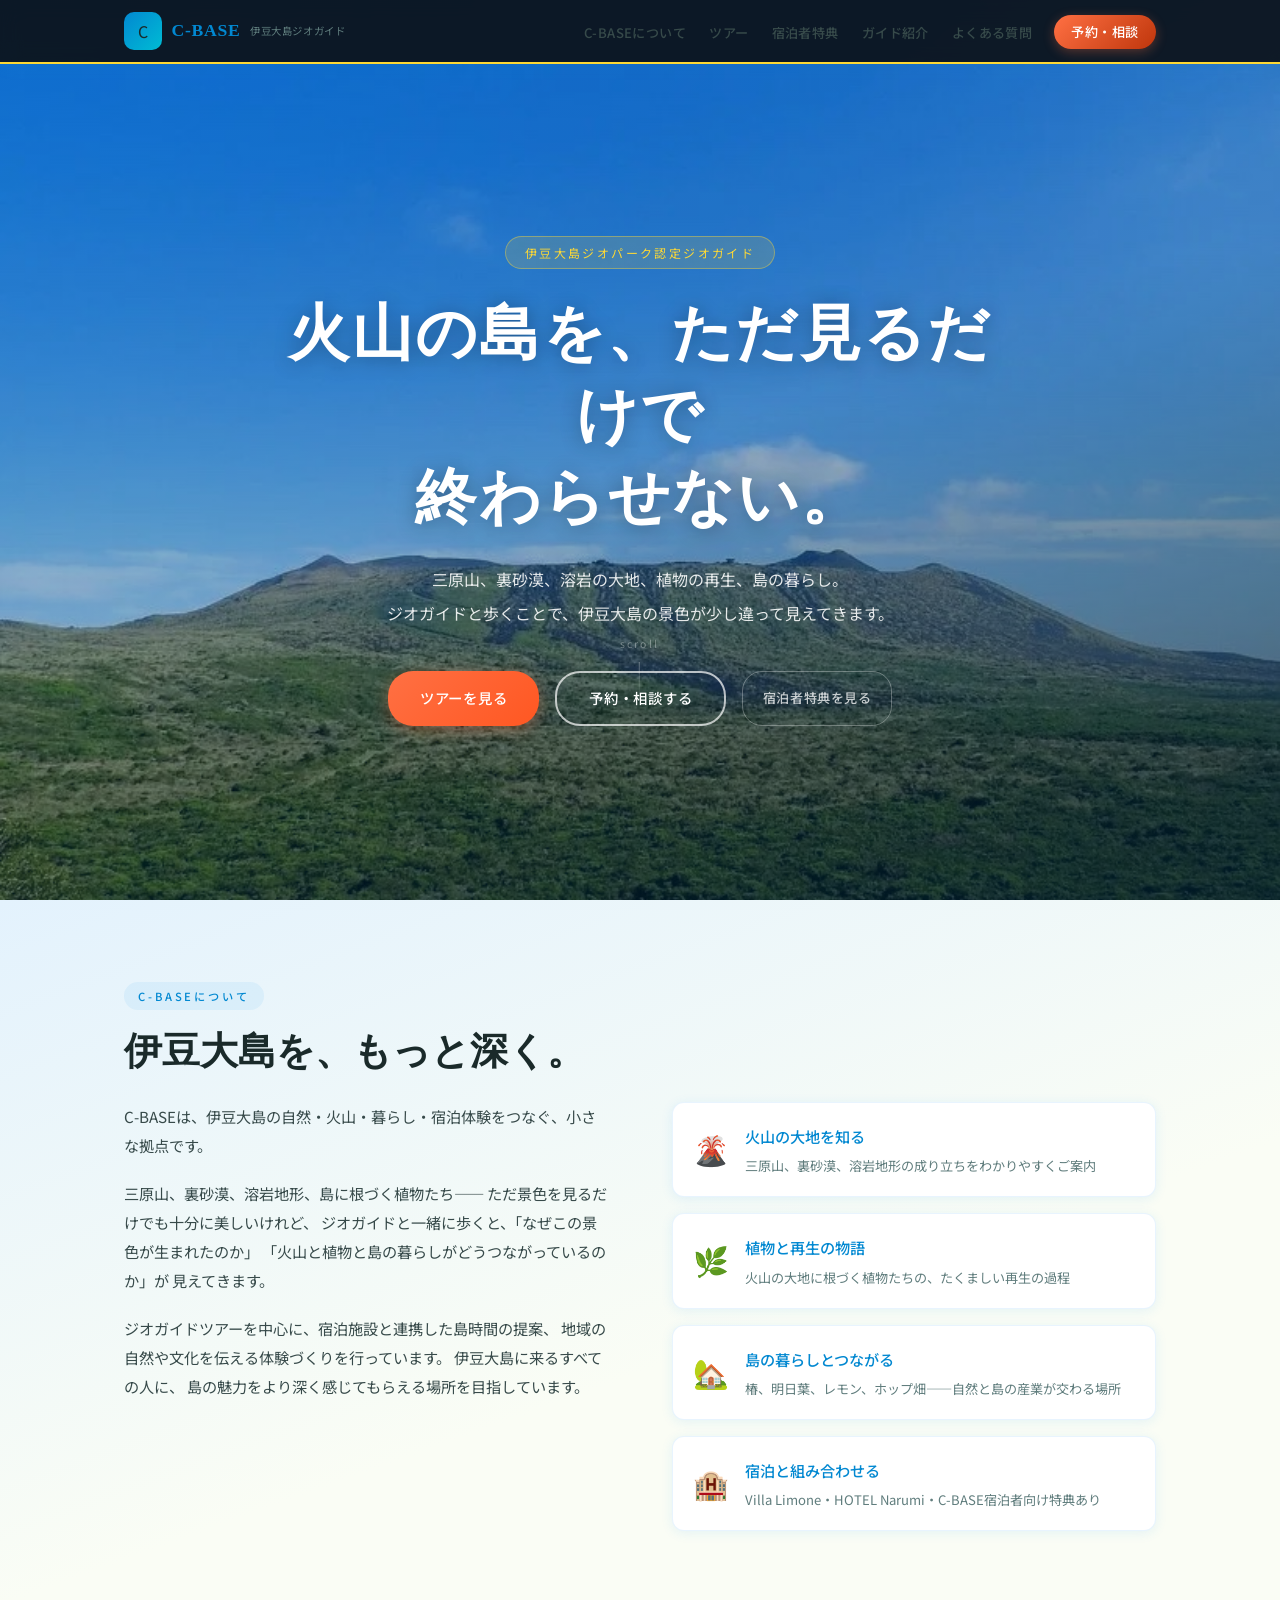
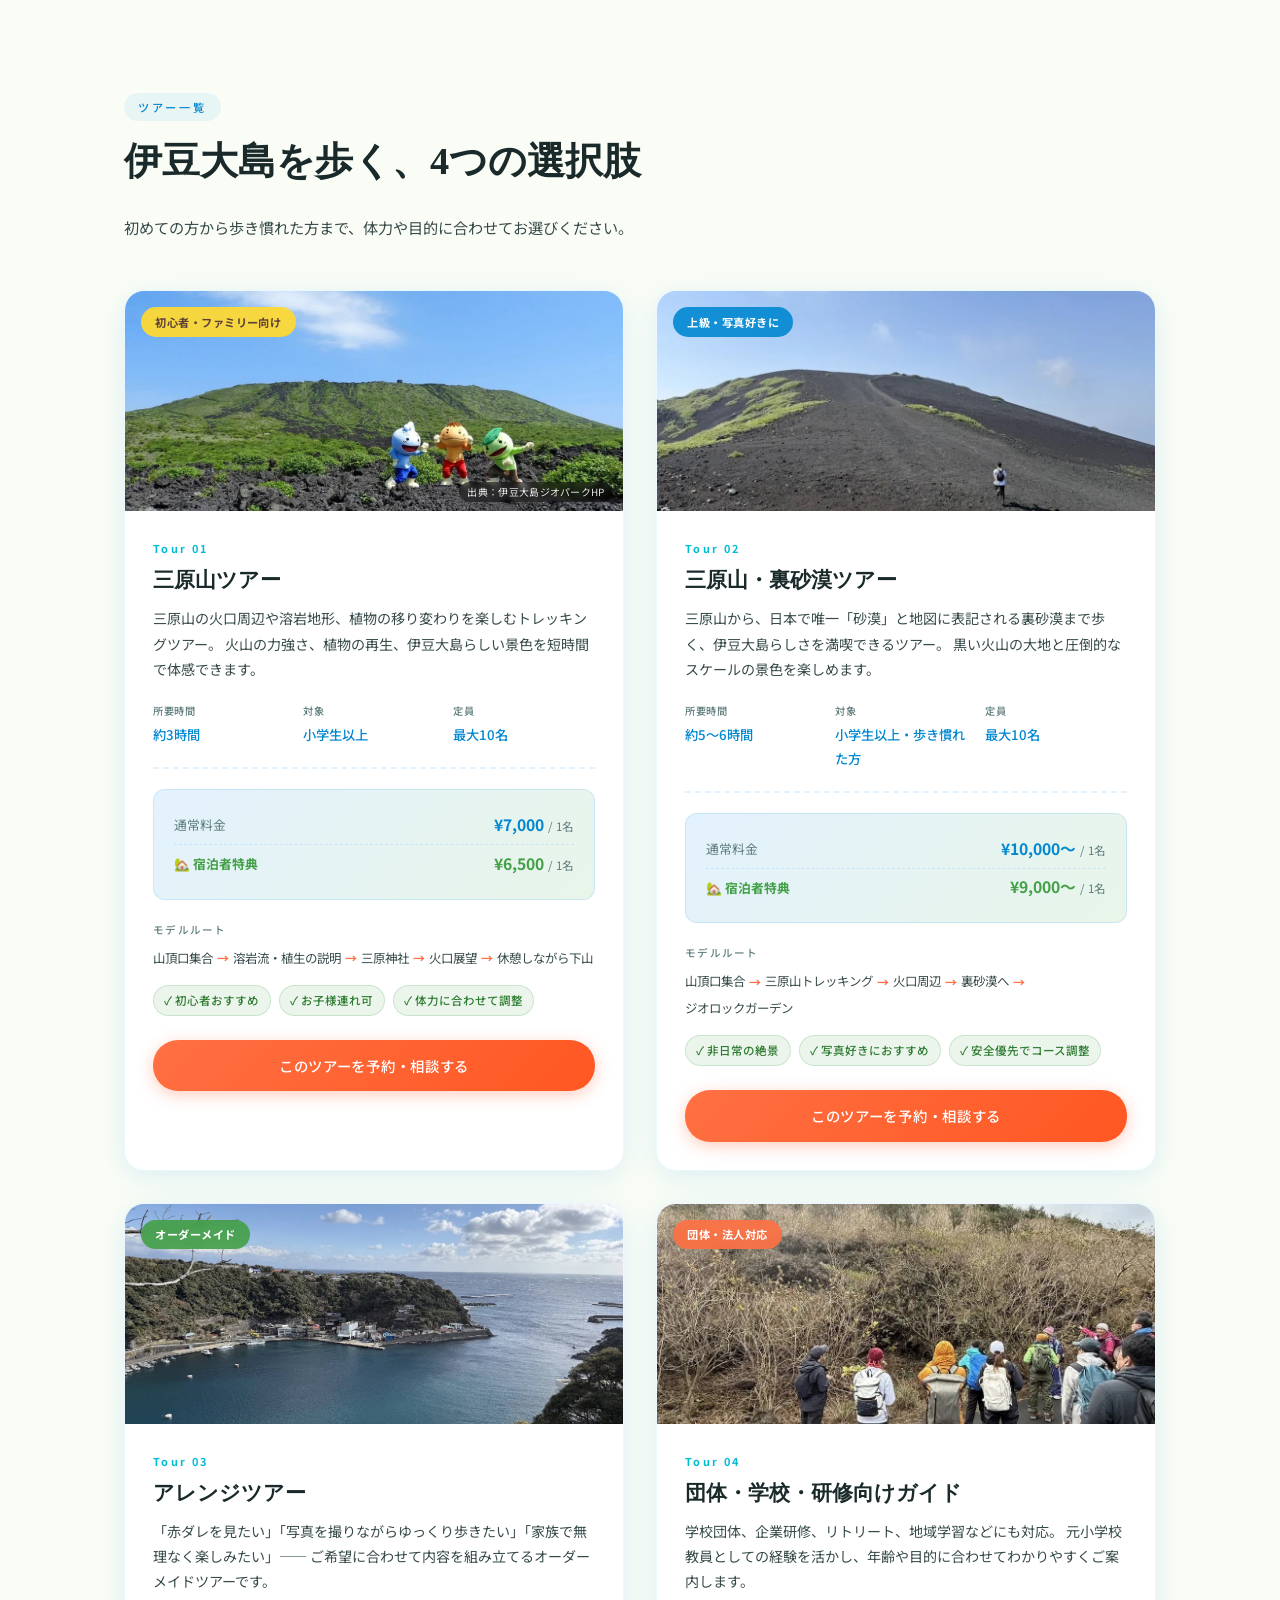
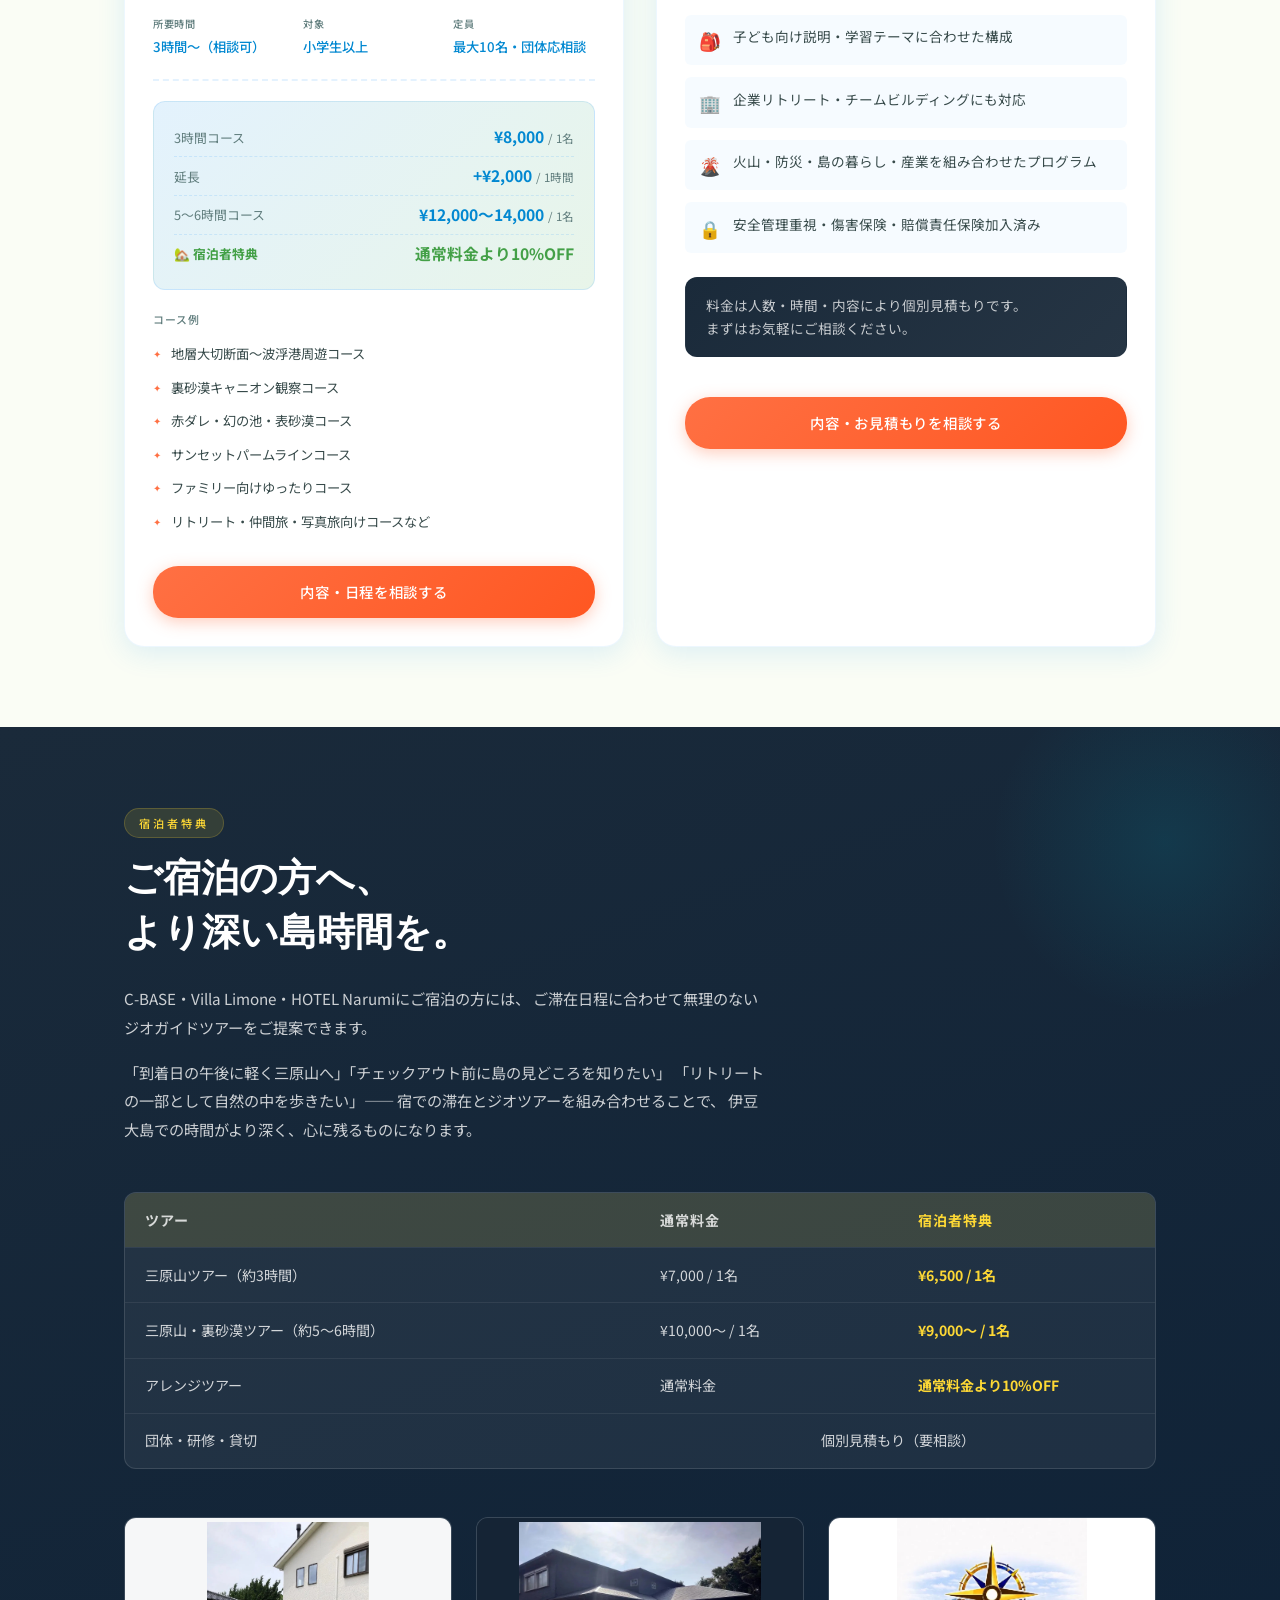
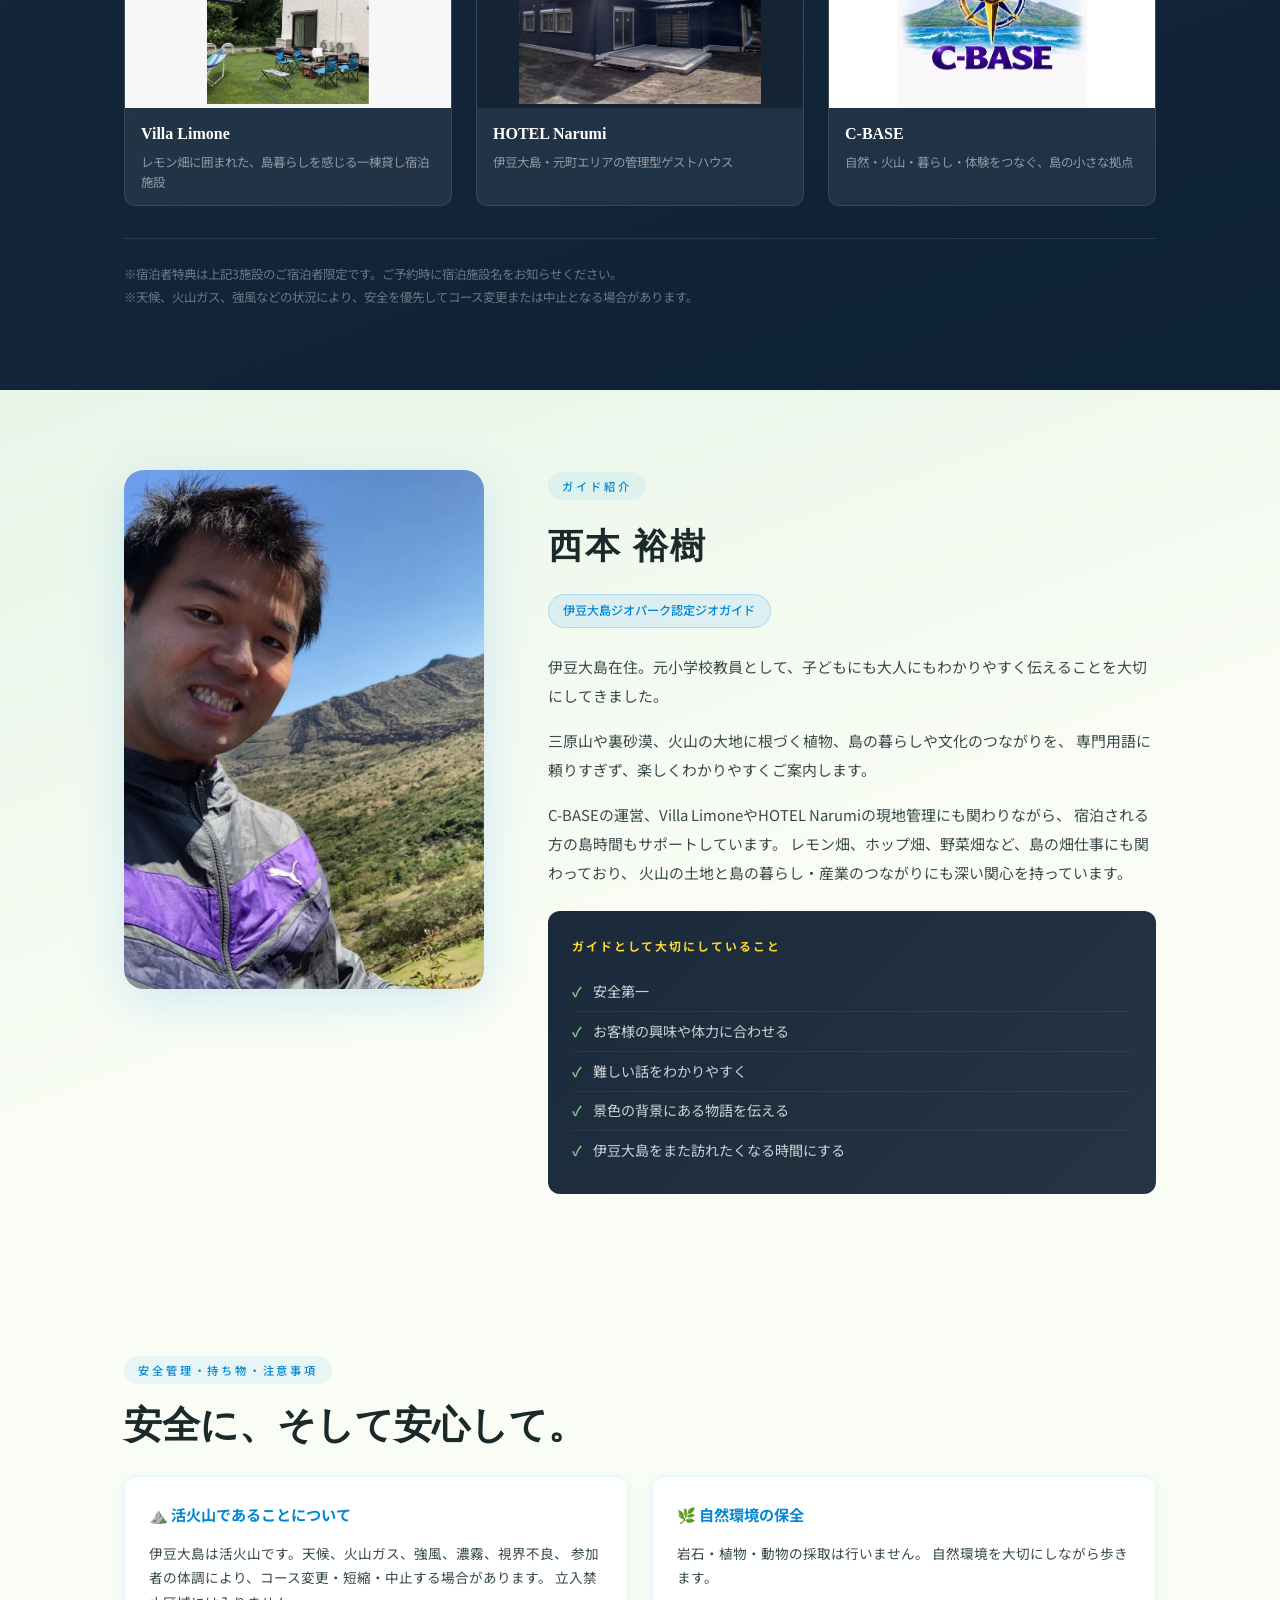
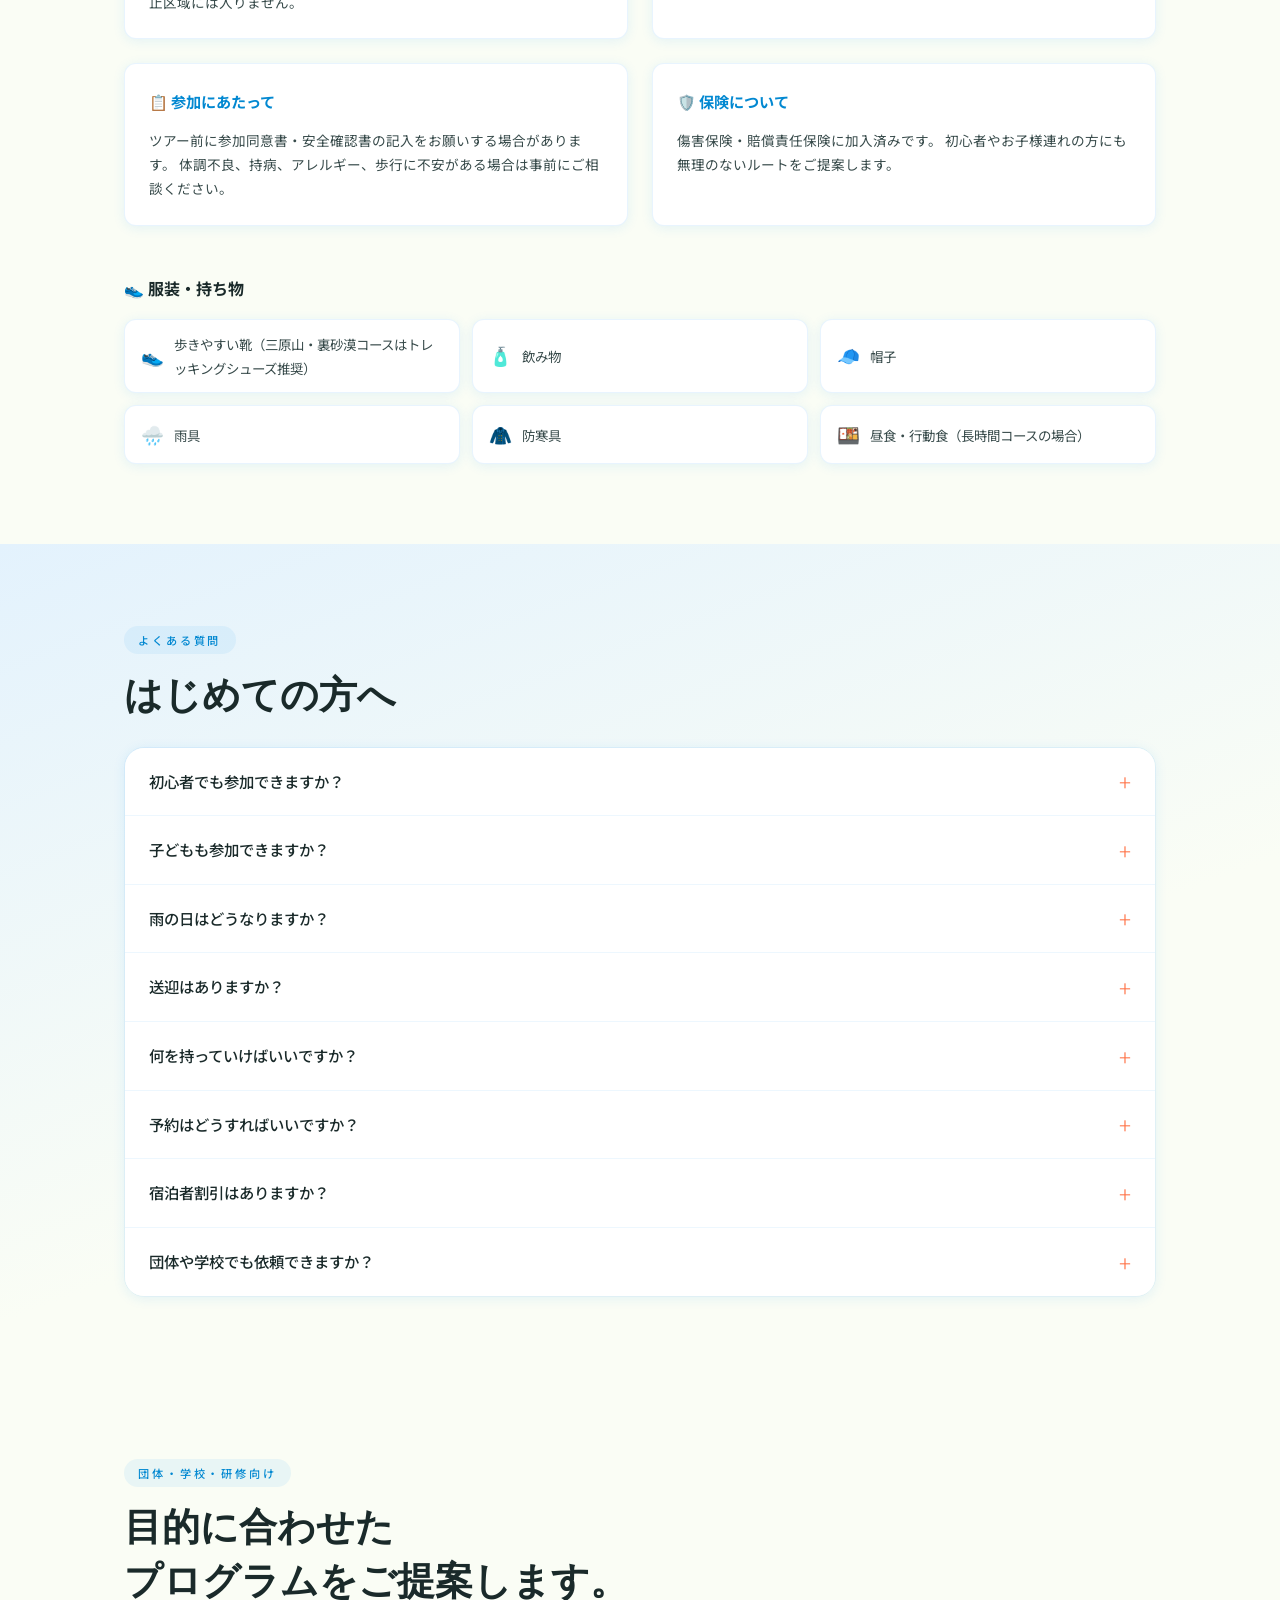
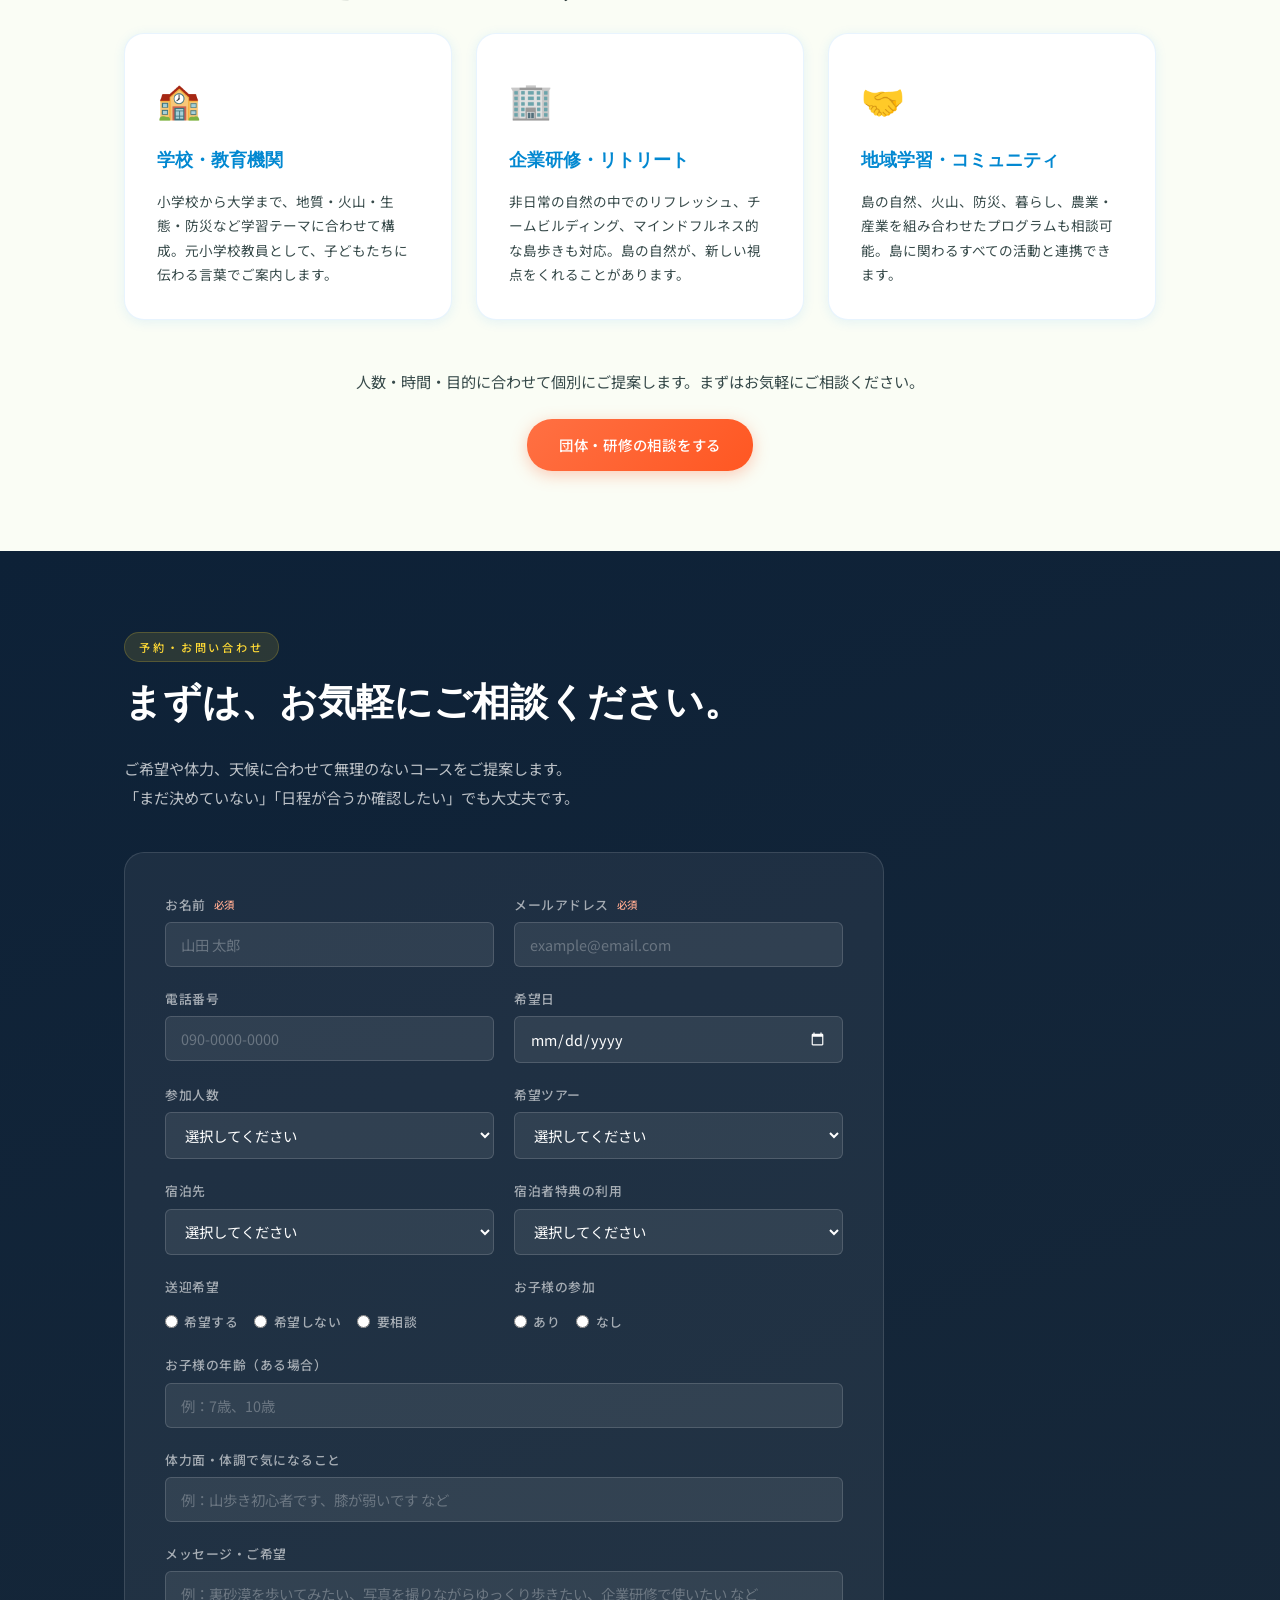
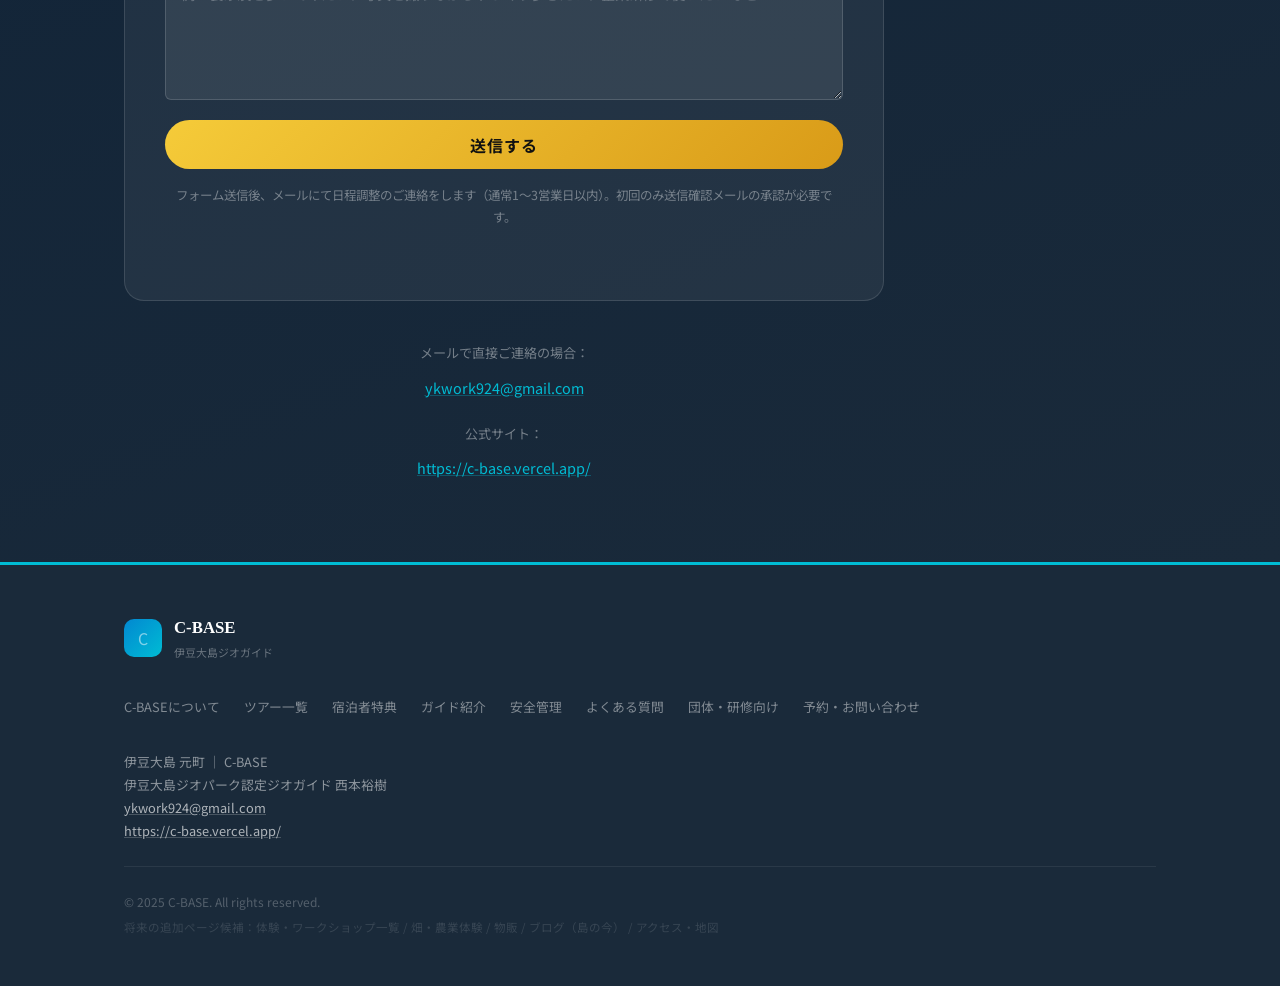
<file: index.html>
<!DOCTYPE html>
<html lang="ja">
<head>
  <meta charset="UTF-8" />
  <meta name="viewport" content="width=device-width, initial-scale=1.0" />
  <title>C-BASE｜伊豆大島ジオガイド 西本裕樹｜三原山・裏砂漠ツアー</title>
  <meta name="description" content="C-BASEは、伊豆大島ジオパーク認定ジオガイド西本裕樹による三原山・裏砂漠・溶岩地形・植物の再生を楽しむジオツアーを提供しています。Villa Limone、HOTEL Narumi宿泊者向け特典やアレンジツアー、団体・学校向けガイドにも対応。" />
  <meta property="og:title" content="C-BASE｜伊豆大島ジオガイド 西本裕樹" />
  <meta property="og:description" content="火山の島を、ただ見るだけで終わらせない。伊豆大島ジオパーク認定ジオガイドによる三原山・裏砂漠ツアー。" />
  <meta property="og:type" content="website" />
  <meta property="og:url" content="https://c-base.vercel.app/" />
  <meta property="og:image" content="assets/images/hero.jpg" />
  <link rel="canonical" href="https://c-base.vercel.app/" />
  <!-- Google Analytics: GA4トラッキングIDをここに追加してください -->
  <!-- <script async src="https://www.googletagmanager.com/gtag/js?id=G-XXXXXXXXXX"></script> -->
  <!-- <script>window.dataLayer=window.dataLayer||[];function gtag(){dataLayer.push(arguments);}gtag('js',new Date());gtag('config','G-XXXXXXXXXX');</script> -->

  <link rel="preconnect" href="https://fonts.googleapis.com" />
  <link rel="preconnect" href="https://fonts.gstatic.com" crossorigin />
  <link href="https://fonts.googleapis.com/css2?family=Noto+Serif+JP:wght@300;400;500;700&family=Noto+Sans+JP:wght@300;400;500&family=Playfair+Display:ital,wght@0,700;1,400&display=swap" rel="stylesheet" />

  <!-- 構造化データ: LocalBusiness + TouristTrip -->
  <script type="application/ld+json">
  {
    "@context": "https://schema.org",
    "@type": "TouristTrip",
    "name": "伊豆大島ジオガイドツアー C-BASE",
    "url": "https://c-base.vercel.app/",
    "description": "伊豆大島ジオパーク認定ジオガイド西本裕樹による三原山・裏砂漠ツアー",
    "provider": {
      "@type": "LocalBusiness",
      "name": "C-BASE",
      "url": "https://c-base.vercel.app/",
      "email": "ykwork924@gmail.com",
      "address": {
        "@type": "PostalAddress",
        "addressLocality": "大島町",
        "addressRegion": "東京都",
        "addressCountry": "JP"
      }
    }
  }
  </script>

  <link rel="stylesheet" href="styles.css" />
</head>
<body>

<!-- ========== HEADER / NAV ========== -->
<header class="site-header" id="top">
  <div class="header-inner">
    <a href="#top" class="logo">
      <span class="logo-mark">C</span><span class="logo-text">C-BASE</span>
      <span class="logo-sub">伊豆大島ジオガイド</span>
    </a>
    <button class="nav-toggle" id="navToggle" aria-label="メニューを開く">
      <span></span><span></span><span></span>
    </button>
    <nav class="global-nav" id="globalNav">
      <ul>
        <li><a href="#about">C-BASEについて</a></li>
        <li><a href="#tours">ツアー</a></li>
        <li><a href="#guest">宿泊者特典</a></li>
        <li><a href="#guide">ガイド紹介</a></li>
        <li><a href="#faq">よくある質問</a></li>
        <li><a href="#contact" class="nav-cta">予約・相談</a></li>
      </ul>
    </nav>
  </div>
</header>

<!-- ========== HERO ========== -->
<section class="hero" id="hero">
  <div class="hero-bg">
    <img src="assets/images/hero.jpg" alt="伊豆大島の三原山" class="hero-img" />
    <div class="hero-overlay"></div>
  </div>
  <div class="hero-content">
    <p class="hero-label">伊豆大島ジオパーク認定ジオガイド</p>
    <h1 class="hero-title">
      火山の島を、<br class="sp-only"/>ただ見るだけで<br/>終わらせない。
    </h1>
    <p class="hero-sub">
      三原山、裏砂漠、溶岩の大地、植物の再生、島の暮らし。<br/>
      ジオガイドと歩くことで、伊豆大島の景色が<br class="sp-only"/>少し違って見えてきます。
    </p>
    <div class="hero-ctas">
      <a href="#tours" class="btn btn-primary">ツアーを見る</a>
      <a href="#contact" class="btn btn-outline">予約・相談する</a>
      <a href="#guest" class="btn btn-ghost">宿泊者特典を見る</a>
    </div>
    <div class="hero-scroll">
      <span>scroll</span>
      <div class="scroll-line"></div>
    </div>
  </div>
</section>

<!-- ========== ABOUT ========== -->
<section class="section section-about" id="about">
  <div class="container">
    <div class="section-label">C-BASEについて</div>
    <h2 class="section-title">伊豆大島を、もっと深く。</h2>
    <div class="about-grid">
      <div class="about-text">
        <p>
          C-BASEは、伊豆大島の自然・火山・暮らし・宿泊体験をつなぐ、小さな拠点です。
        </p>
        <p>
          三原山、裏砂漠、溶岩地形、島に根づく植物たち——
          ただ景色を見るだけでも十分に美しいけれど、
          ジオガイドと一緒に歩くと、「なぜこの景色が生まれたのか」
          「火山と植物と島の暮らしがどうつながっているのか」が
          見えてきます。
        </p>
        <p>
          ジオガイドツアーを中心に、宿泊施設と連携した島時間の提案、
          地域の自然や文化を伝える体験づくりを行っています。
          伊豆大島に来るすべての人に、
          島の魅力をより深く感じてもらえる場所を目指しています。
        </p>
      </div>
      <div class="about-features">
        <div class="feature-item">
          <div class="feature-icon">🌋</div>
          <div class="feature-body">
            <strong>火山の大地を知る</strong>
            <p>三原山、裏砂漠、溶岩地形の成り立ちをわかりやすくご案内</p>
          </div>
        </div>
        <div class="feature-item">
          <div class="feature-icon">🌿</div>
          <div class="feature-body">
            <strong>植物と再生の物語</strong>
            <p>火山の大地に根づく植物たちの、たくましい再生の過程</p>
          </div>
        </div>
        <div class="feature-item">
          <div class="feature-icon">🏡</div>
          <div class="feature-body">
            <strong>島の暮らしとつながる</strong>
            <p>椿、明日葉、レモン、ホップ畑——自然と島の産業が交わる場所</p>
          </div>
        </div>
        <div class="feature-item">
          <div class="feature-icon">🏨</div>
          <div class="feature-body">
            <strong>宿泊と組み合わせる</strong>
            <p>Villa Limone・HOTEL Narumi・C-BASE宿泊者向け特典あり</p>
          </div>
        </div>
      </div>
    </div>
  </div>
</section>

<!-- ========== TOURS ========== -->
<section class="section section-tours" id="tours">
  <div class="container">
    <div class="section-label">ツアー一覧</div>
    <h2 class="section-title">伊豆大島を歩く、4つの選択肢</h2>
    <p class="section-lead">
      初めての方から歩き慣れた方まで、体力や目的に合わせてお選びください。
    </p>

    <div class="tours-grid">

      <!-- TOUR 1 -->
      <article class="tour-card" id="tour-sangenjzan">
        <div class="tour-card-img">
          <img src="assets/images/tour-sangenzan.jpg" alt="三原山ツアー" loading="lazy" />
          <div class="tour-badge">初心者・ファミリー向け</div>
          <div class="photo-credit">出典：伊豆大島ジオパークHP</div>
        </div>
        <div class="tour-card-body">
          <div class="tour-number">Tour 01</div>
          <h3 class="tour-title">三原山ツアー</h3>
          <p class="tour-desc">
            三原山の火口周辺や溶岩地形、植物の移り変わりを楽しむトレッキングツアー。
            火山の力強さ、植物の再生、伊豆大島らしい景色を短時間で体感できます。
          </p>
          <div class="tour-meta">
            <div class="tour-meta-item">
              <span class="meta-label">所要時間</span>
              <span class="meta-value">約3時間</span>
            </div>
            <div class="tour-meta-item">
              <span class="meta-label">対象</span>
              <span class="meta-value">小学生以上</span>
            </div>
            <div class="tour-meta-item">
              <span class="meta-label">定員</span>
              <span class="meta-value">最大10名</span>
            </div>
          </div>
          <div class="tour-price-box">
            <div class="price-row">
              <span class="price-label">通常料金</span>
              <span class="price-value">¥7,000 <small>/ 1名</small></span>
            </div>
            <div class="price-row price-guest">
              <span class="price-label">🏡 宿泊者特典</span>
              <span class="price-value">¥6,500 <small>/ 1名</small></span>
            </div>
          </div>
          <div class="tour-route">
            <div class="route-label">モデルルート</div>
            <div class="route-steps">
              <span>山頂口集合</span>
              <span class="arr">→</span>
              <span>溶岩流・植生の説明</span>
              <span class="arr">→</span>
              <span>三原神社</span>
              <span class="arr">→</span>
              <span>火口展望</span>
              <span class="arr">→</span>
              <span>休憩しながら下山</span>
            </div>
          </div>
          <div class="tour-features">
            <span class="feature-tag">✓ 初心者おすすめ</span>
            <span class="feature-tag">✓ お子様連れ可</span>
            <span class="feature-tag">✓ 体力に合わせて調整</span>
          </div>
          <a href="#contact" class="btn btn-primary btn-block">このツアーを予約・相談する</a>
        </div>
      </article>

      <!-- TOUR 2 -->
      <article class="tour-card" id="tour-urasabaku">
        <div class="tour-card-img">
          <img src="assets/images/tour-urasabaku.jpg" alt="三原山・裏砂漠ツアー" loading="lazy" />
          <div class="tour-badge tour-badge-adv">上級・写真好きに</div>
        </div>
        <div class="tour-card-body">
          <div class="tour-number">Tour 02</div>
          <h3 class="tour-title">三原山・裏砂漠ツアー</h3>
          <p class="tour-desc">
            三原山から、日本で唯一「砂漠」と地図に表記される裏砂漠まで歩く、伊豆大島らしさを満喫できるツアー。
            黒い火山の大地と圧倒的なスケールの景色を楽しめます。
          </p>
          <div class="tour-meta">
            <div class="tour-meta-item">
              <span class="meta-label">所要時間</span>
              <span class="meta-value">約5〜6時間</span>
            </div>
            <div class="tour-meta-item">
              <span class="meta-label">対象</span>
              <span class="meta-value">小学生以上・歩き慣れた方</span>
            </div>
            <div class="tour-meta-item">
              <span class="meta-label">定員</span>
              <span class="meta-value">最大10名</span>
            </div>
          </div>
          <div class="tour-price-box">
            <div class="price-row">
              <span class="price-label">通常料金</span>
              <span class="price-value">¥10,000〜 <small>/ 1名</small></span>
            </div>
            <div class="price-row price-guest">
              <span class="price-label">🏡 宿泊者特典</span>
              <span class="price-value">¥9,000〜 <small>/ 1名</small></span>
            </div>
          </div>
          <div class="tour-route">
            <div class="route-label">モデルルート</div>
            <div class="route-steps">
              <span>山頂口集合</span>
              <span class="arr">→</span>
              <span>三原山トレッキング</span>
              <span class="arr">→</span>
              <span>火口周辺</span>
              <span class="arr">→</span>
              <span>裏砂漠へ</span>
              <span class="arr">→</span>
              <span>ジオロックガーデン</span>
            </div>
          </div>
          <div class="tour-features">
            <span class="feature-tag">✓ 非日常の絶景</span>
            <span class="feature-tag">✓ 写真好きにおすすめ</span>
            <span class="feature-tag">✓ 安全優先でコース調整</span>
          </div>
          <a href="#contact" class="btn btn-primary btn-block">このツアーを予約・相談する</a>
        </div>
      </article>

      <!-- TOUR 3 -->
      <article class="tour-card" id="tour-arrange">
        <div class="tour-card-img">
          <img src="assets/images/tour-arrange.jpg" alt="アレンジツアー" loading="lazy" />
          <div class="tour-badge tour-badge-custom">オーダーメイド</div>
        </div>
        <div class="tour-card-body">
          <div class="tour-number">Tour 03</div>
          <h3 class="tour-title">アレンジツアー</h3>
          <p class="tour-desc">
            「赤ダレを見たい」「写真を撮りながらゆっくり歩きたい」「家族で無理なく楽しみたい」——
            ご希望に合わせて内容を組み立てるオーダーメイドツアーです。
          </p>
          <div class="tour-meta">
            <div class="tour-meta-item">
              <span class="meta-label">所要時間</span>
              <span class="meta-value">3時間〜（相談可）</span>
            </div>
            <div class="tour-meta-item">
              <span class="meta-label">対象</span>
              <span class="meta-value">小学生以上</span>
            </div>
            <div class="tour-meta-item">
              <span class="meta-label">定員</span>
              <span class="meta-value">最大10名・団体応相談</span>
            </div>
          </div>
          <div class="tour-price-box">
            <div class="price-row">
              <span class="price-label">3時間コース</span>
              <span class="price-value">¥8,000 <small>/ 1名</small></span>
            </div>
            <div class="price-row">
              <span class="price-label">延長</span>
              <span class="price-value">+¥2,000 <small>/ 1時間</small></span>
            </div>
            <div class="price-row">
              <span class="price-label">5〜6時間コース</span>
              <span class="price-value">¥12,000〜14,000 <small>/ 1名</small></span>
            </div>
            <div class="price-row price-guest">
              <span class="price-label">🏡 宿泊者特典</span>
              <span class="price-value">通常料金より10%OFF</span>
            </div>
          </div>
          <div class="arrange-examples">
            <div class="arrange-label">コース例</div>
            <ul>
              <li>地層大切断面〜波浮港周遊コース</li>
              <li>裏砂漠キャニオン観察コース</li>
              <li>赤ダレ・幻の池・表砂漠コース</li>
              <li>サンセットパームラインコース</li>
              <li>ファミリー向けゆったりコース</li>
              <li>リトリート・仲間旅・写真旅向けコースなど</li>
            </ul>
          </div>
          <a href="#contact" class="btn btn-primary btn-block">内容・日程を相談する</a>
        </div>
      </article>

      <!-- TOUR 4 -->
      <article class="tour-card tour-card-group" id="tour-group">
        <div class="tour-card-img">
          <img src="assets/images/tour-group.jpg" alt="団体・学校・研修向けガイド" loading="lazy" />
          <div class="tour-badge tour-badge-group">団体・法人対応</div>
        </div>
        <div class="tour-card-body">
          <div class="tour-number">Tour 04</div>
          <h3 class="tour-title">団体・学校・研修向けガイド</h3>
          <p class="tour-desc">
            学校団体、企業研修、リトリート、地域学習などにも対応。
            元小学校教員としての経験を活かし、年齢や目的に合わせてわかりやすくご案内します。
          </p>
          <div class="group-features">
            <div class="group-feature-item">
              <span class="gf-icon">🎒</span>
              <span>子ども向け説明・学習テーマに合わせた構成</span>
            </div>
            <div class="group-feature-item">
              <span class="gf-icon">🏢</span>
              <span>企業リトリート・チームビルディングにも対応</span>
            </div>
            <div class="group-feature-item">
              <span class="gf-icon">🌋</span>
              <span>火山・防災・島の暮らし・産業を組み合わせたプログラム</span>
            </div>
            <div class="group-feature-item">
              <span class="gf-icon">🔒</span>
              <span>安全管理重視・傷害保険・賠償責任保険加入済み</span>
            </div>
          </div>
          <div class="tour-price-box tour-price-inquiry">
            <p>料金は人数・時間・内容により個別見積もりです。</p>
            <p>まずはお気軽にご相談ください。</p>
          </div>
          <a href="#contact" class="btn btn-primary btn-block">内容・お見積もりを相談する</a>
        </div>
      </article>

    </div><!-- /tours-grid -->
  </div>
</section>

<!-- ========== GUEST BENEFITS ========== -->
<section class="section section-guest" id="guest">
  <div class="container">
    <div class="section-label">宿泊者特典</div>
    <h2 class="section-title">ご宿泊の方へ、<br/>より深い島時間を。</h2>
    <div class="guest-intro">
      <p>
        C-BASE・Villa Limone・HOTEL Narumiにご宿泊の方には、
        ご滞在日程に合わせて無理のないジオガイドツアーをご提案できます。
      </p>
      <p>
        「到着日の午後に軽く三原山へ」「チェックアウト前に島の見どころを知りたい」
        「リトリートの一部として自然の中を歩きたい」——
        宿での滞在とジオツアーを組み合わせることで、
        伊豆大島での時間がより深く、心に残るものになります。
      </p>
    </div>

    <div class="benefits-table">
      <div class="benefits-row benefits-header">
        <div class="bcol-tour">ツアー</div>
        <div class="bcol-normal">通常料金</div>
        <div class="bcol-guest">宿泊者特典</div>
      </div>
      <div class="benefits-row">
        <div class="bcol-tour">三原山ツアー（約3時間）</div>
        <div class="bcol-normal">¥7,000 / 1名</div>
        <div class="bcol-guest">¥6,500 / 1名</div>
      </div>
      <div class="benefits-row">
        <div class="bcol-tour">三原山・裏砂漠ツアー（約5〜6時間）</div>
        <div class="bcol-normal">¥10,000〜 / 1名</div>
        <div class="bcol-guest">¥9,000〜 / 1名</div>
      </div>
      <div class="benefits-row">
        <div class="bcol-tour">アレンジツアー</div>
        <div class="bcol-normal">通常料金</div>
        <div class="bcol-guest">通常料金より10%OFF</div>
      </div>
      <div class="benefits-row">
        <div class="bcol-tour">団体・研修・貸切</div>
        <div class="bcol-normal" colspan="2" style="grid-column: span 2; text-align:center">個別見積もり（要相談）</div>
      </div>
    </div>

    <div class="properties-grid">
      <div class="property-card">
        <div class="prop-img">
          <img src="assets/images/villa-limone.jpg" alt="Villa Limone" loading="lazy" />
        </div>
        <h4>Villa Limone</h4>
        <p>レモン畑に囲まれた、島暮らしを感じる一棟貸し宿泊施設</p>
      </div>
      <div class="property-card">
        <div class="prop-img">
          <img src="assets/images/hotel-narumi.jpg" alt="HOTEL Narumi" loading="lazy" />
        </div>
        <h4>HOTEL Narumi</h4>
        <p>伊豆大島・元町エリアの管理型ゲストハウス</p>
      </div>
      <div class="property-card">
        <div class="prop-img">
          <img src="assets/images/c-base-logo.jpg" alt="C-BASE" loading="lazy" class="c-base-card-logo" />
        </div>
        <h4>C-BASE</h4>
        <p>自然・火山・暮らし・体験をつなぐ、島の小さな拠点</p>
      </div>
    </div>

    <div class="guest-note">
      ※宿泊者特典は上記3施設のご宿泊者限定です。ご予約時に宿泊施設名をお知らせください。<br/>
      ※天候、火山ガス、強風などの状況により、安全を優先してコース変更または中止となる場合があります。
    </div>
  </div>
</section>

<!-- ========== GUIDE ========== -->
<section class="section section-guide" id="guide">
  <div class="container">
    <div class="guide-inner">
      <div class="guide-photo">
        <div class="guide-img-wrap">
          <img src="assets/images/guide.jpg" alt="ジオガイド 西本裕樹" loading="lazy" />
        </div>
      </div>
      <div class="guide-content">
        <div class="section-label">ガイド紹介</div>
        <h2 class="guide-name">西本 裕樹</h2>
        <div class="guide-titles">
          <span class="guide-title-badge">伊豆大島ジオパーク認定ジオガイド</span>
        </div>
        <p class="guide-bio">
          伊豆大島在住。元小学校教員として、子どもにも大人にもわかりやすく伝えることを大切にしてきました。
        </p>
        <p class="guide-bio">
          三原山や裏砂漠、火山の大地に根づく植物、島の暮らしや文化のつながりを、
          専門用語に頼りすぎず、楽しくわかりやすくご案内します。
        </p>
        <p class="guide-bio">
          C-BASEの運営、Villa LimoneやHOTEL Narumiの現地管理にも関わりながら、
          宿泊される方の島時間もサポートしています。
          レモン畑、ホップ畑、野菜畑など、島の畑仕事にも関わっており、
          火山の土地と島の暮らし・産業のつながりにも深い関心を持っています。
        </p>
        <div class="guide-values">
          <div class="guide-value-title">ガイドとして大切にしていること</div>
          <ul>
            <li>安全第一</li>
            <li>お客様の興味や体力に合わせる</li>
            <li>難しい話をわかりやすく</li>
            <li>景色の背景にある物語を伝える</li>
            <li>伊豆大島をまた訪れたくなる時間にする</li>
          </ul>
        </div>
      </div>
    </div>
  </div>
</section>

<!-- ========== SAFETY ========== -->
<section class="section section-safety" id="safety">
  <div class="container">
    <div class="section-label">安全管理・持ち物・注意事項</div>
    <h2 class="section-title">安全に、そして安心して。</h2>

    <div class="safety-grid">
      <div class="safety-block">
        <h3>⛰️ 活火山であることについて</h3>
        <p>
          伊豆大島は活火山です。天候、火山ガス、強風、濃霧、視界不良、
          参加者の体調により、コース変更・短縮・中止する場合があります。
          立入禁止区域には入りません。
        </p>
      </div>
      <div class="safety-block">
        <h3>🌿 自然環境の保全</h3>
        <p>
          岩石・植物・動物の採取は行いません。
          自然環境を大切にしながら歩きます。
        </p>
      </div>
      <div class="safety-block">
        <h3>📋 参加にあたって</h3>
        <p>
          ツアー前に参加同意書・安全確認書の記入をお願いする場合があります。
          体調不良、持病、アレルギー、歩行に不安がある場合は事前にご相談ください。
        </p>
      </div>
      <div class="safety-block">
        <h3>🛡️ 保険について</h3>
        <p>
          傷害保険・賠償責任保険に加入済みです。
          初心者やお子様連れの方にも無理のないルートをご提案します。
        </p>
      </div>
    </div>

    <div class="gear-section">
      <h3>👟 服装・持ち物</h3>
      <div class="gear-grid">
        <div class="gear-item"><span class="gear-icon">👟</span> 歩きやすい靴（三原山・裏砂漠コースはトレッキングシューズ推奨）</div>
        <div class="gear-item"><span class="gear-icon">🧴</span> 飲み物</div>
        <div class="gear-item"><span class="gear-icon">🧢</span> 帽子</div>
        <div class="gear-item"><span class="gear-icon">🌧️</span> 雨具</div>
        <div class="gear-item"><span class="gear-icon">🧥</span> 防寒具</div>
        <div class="gear-item"><span class="gear-icon">🍱</span> 昼食・行動食（長時間コースの場合）</div>
      </div>
    </div>
  </div>
</section>

<!-- ========== FAQ ========== -->
<section class="section section-faq" id="faq">
  <div class="container">
    <div class="section-label">よくある質問</div>
    <h2 class="section-title">はじめての方へ</h2>

    <div class="faq-list">
      <details class="faq-item">
        <summary>初心者でも参加できますか？</summary>
        <div class="faq-answer">
          三原山ツアーは初心者の方にもおすすめです。
          体力や天候に合わせて無理のないルートをご提案します。
          不安なことがあれば、事前のご相談もお気軽にどうぞ。
        </div>
      </details>
      <details class="faq-item">
        <summary>子どもも参加できますか？</summary>
        <div class="faq-answer">
          小学生以上を目安にしています。元小学校教員としての経験を活かし、
          お子様にもわかりやすくご案内します。
          未就学児の参加は内容により相談可能です。
        </div>
      </details>
      <details class="faq-item">
        <summary>雨の日はどうなりますか？</summary>
        <div class="faq-answer">
          小雨の場合は実施できることもありますが、強風、濃霧、火山ガス、雷など
          安全上の不安がある場合は中止またはコース変更します。
          天候によるキャンセルについては事前にご連絡します。
        </div>
      </details>
      <details class="faq-item">
        <summary>送迎はありますか？</summary>
        <div class="faq-answer">
          ご指定の場所への送迎は人数や日程により相談可能です。
          4名以上の場合は事前にご相談ください。
        </div>
      </details>
      <details class="faq-item">
        <summary>何を持っていけばいいですか？</summary>
        <div class="faq-answer">
          歩きやすい靴、飲み物、雨具、防寒具、帽子をご用意ください。
          長時間のコースでは昼食や行動食もお持ちください。
          詳しくは上の「服装・持ち物」の欄をご参照ください。
        </div>
      </details>
      <details class="faq-item">
        <summary>予約はどうすればいいですか？</summary>
        <div class="faq-answer">
          下のお問い合わせフォームからご相談ください。
          フォーム送信後に、メールまたはLINEで日程調整を行います。
          <!-- LINE予約ボタンを追加する場合はここに挿入 -->
        </div>
      </details>
      <details class="faq-item">
        <summary>宿泊者割引はありますか？</summary>
        <div class="faq-answer">
          C-BASE、Villa Limone、HOTEL Narumiにご宿泊の方限定の
          特典料金をご用意しています。
          ご予約時に宿泊施設名をお知らせください。
        </div>
      </details>
      <details class="faq-item">
        <summary>団体や学校でも依頼できますか？</summary>
        <div class="faq-answer">
          内容・人数・目的に合わせて個別にご提案します。
          学校団体、企業研修、リトリート、地域学習など、
          まずはお気軽にご相談ください。
        </div>
      </details>
    </div>
  </div>
</section>

<!-- ========== GROUP / CORPORATE ========== -->
<section class="section section-group" id="group">
  <div class="container">
    <div class="section-label">団体・学校・研修向け</div>
    <h2 class="section-title">目的に合わせた<br/>プログラムをご提案します。</h2>
    <div class="group-grid">
      <div class="group-card">
        <div class="group-card-icon">🏫</div>
        <h3>学校・教育機関</h3>
        <p>小学校から大学まで、地質・火山・生態・防災など学習テーマに合わせて構成。元小学校教員として、子どもたちに伝わる言葉でご案内します。</p>
      </div>
      <div class="group-card">
        <div class="group-card-icon">🏢</div>
        <h3>企業研修・リトリート</h3>
        <p>非日常の自然の中でのリフレッシュ、チームビルディング、マインドフルネス的な島歩きも対応。島の自然が、新しい視点をくれることがあります。</p>
      </div>
      <div class="group-card">
        <div class="group-card-icon">🤝</div>
        <h3>地域学習・コミュニティ</h3>
        <p>島の自然、火山、防災、暮らし、農業・産業を組み合わせたプログラムも相談可能。島に関わるすべての活動と連携できます。</p>
      </div>
    </div>
    <div class="group-cta">
      <p>人数・時間・目的に合わせて個別にご提案します。まずはお気軽にご相談ください。</p>
      <a href="#contact" class="btn btn-primary">団体・研修の相談をする</a>
    </div>
  </div>
</section>

<!-- ========== CONTACT ========== -->
<section class="section section-contact" id="contact">
  <div class="container">
    <div class="section-label">予約・お問い合わせ</div>
    <h2 class="section-title">まずは、お気軽にご相談ください。</h2>
    <p class="contact-lead">
      ご希望や体力、天候に合わせて無理のないコースをご提案します。<br/>
      「まだ決めていない」「日程が合うか確認したい」でも大丈夫です。
    </p>

    <form
      class="contact-form"
      id="contactForm"
      action="https://formsubmit.co/ykwork924@gmail.com"
      method="POST"
    >
      <input type="hidden" name="_subject" value="C-BASE 予約・お問い合わせ" />
      <input type="hidden" name="_template" value="table" />
      <input type="hidden" name="_captcha" value="false" />
      <input type="hidden" name="_next" value="https://c-base.vercel.app/?sent=1#contact" />

      <div class="form-row">
        <div class="form-group">
          <label for="name">お名前 <span class="req">必須</span></label>
          <input id="name" name="お名前" type="text" placeholder="山田 太郎" autocomplete="name" required />
        </div>
        <div class="form-group">
          <label for="email">メールアドレス <span class="req">必須</span></label>
          <input id="email" name="email" type="email" placeholder="example@email.com" autocomplete="email" required />
        </div>
      </div>

      <div class="form-row">
        <div class="form-group">
          <label for="phone">電話番号</label>
          <input id="phone" name="電話番号" type="tel" placeholder="090-0000-0000" autocomplete="tel" />
        </div>
        <div class="form-group">
          <label for="preferredDate">希望日</label>
          <input id="preferredDate" name="希望日" type="date" />
        </div>
      </div>

      <div class="form-row">
        <div class="form-group">
          <label for="participants">参加人数</label>
          <select id="participants" name="参加人数">
            <option value="">選択してください</option>
            <option value="1名">1名</option>
            <option value="2名">2名</option>
            <option value="3名">3名</option>
            <option value="4名">4名</option>
            <option value="5名">5名</option>
            <option value="6名">6名</option>
            <option value="7名">7名</option>
            <option value="8名">8名</option>
            <option value="9名">9名</option>
            <option value="10名">10名</option>
            <option value="10名以上（要相談）">10名以上（要相談）</option>
          </select>
        </div>
        <div class="form-group">
          <label for="tour">希望ツアー</label>
          <select id="tour" name="希望ツアー">
            <option value="">選択してください</option>
            <option value="三原山">三原山</option>
            <option value="三原山・裏砂漠">三原山・裏砂漠</option>
            <option value="アレンジツアー">アレンジツアー</option>
            <option value="団体・研修・貸切">団体・研修・貸切</option>
            <option value="その他">その他</option>
          </select>
        </div>
      </div>

      <div class="form-row">
        <div class="form-group">
          <label for="accommodation">宿泊先</label>
          <select id="accommodation" name="宿泊先">
            <option value="">選択してください</option>
            <option value="C-BASE">C-BASE</option>
            <option value="Villa Limone">Villa Limone</option>
            <option value="HOTEL Narumi">HOTEL Narumi</option>
            <option value="その他の宿泊施設">その他の宿泊施設</option>
            <option value="日帰り">日帰り</option>
          </select>
        </div>
        <div class="form-group">
          <label for="guestBenefit">宿泊者特典の利用</label>
          <select id="guestBenefit" name="宿泊者特典の利用">
            <option value="">選択してください</option>
            <option value="利用したい">利用したい</option>
            <option value="利用しない">利用しない</option>
            <option value="相談したい">相談したい</option>
          </select>
        </div>
      </div>

      <div class="form-row">
        <fieldset class="form-group form-choice">
          <legend>送迎希望</legend>
          <div class="check-options">
            <label class="check-label"><input type="radio" name="送迎希望" value="希望する" /> 希望する</label>
            <label class="check-label"><input type="radio" name="送迎希望" value="希望しない" /> 希望しない</label>
            <label class="check-label"><input type="radio" name="送迎希望" value="要相談" /> 要相談</label>
          </div>
        </fieldset>
        <fieldset class="form-group form-choice">
          <legend>お子様の参加</legend>
          <div class="check-options">
            <label class="check-label"><input type="radio" name="お子様の参加" value="あり" /> あり</label>
            <label class="check-label"><input type="radio" name="お子様の参加" value="なし" /> なし</label>
          </div>
        </fieldset>
      </div>

      <div class="form-group">
        <label for="childAges">お子様の年齢（ある場合）</label>
        <input id="childAges" name="お子様の年齢" type="text" placeholder="例：7歳、10歳" />
      </div>

      <div class="form-group">
        <label for="concerns">体力面・体調で気になること</label>
        <input id="concerns" name="体力面・体調で気になること" type="text" placeholder="例：山歩き初心者です、膝が弱いです など" />
      </div>

      <div class="form-group">
        <label for="message">メッセージ・ご希望</label>
        <textarea id="message" name="メッセージ・ご希望" rows="5" placeholder="例：裏砂漠を歩いてみたい、写真を撮りながらゆっくり歩きたい、企業研修で使いたい など"></textarea>
      </div>

      <button class="btn contact-submit" type="submit">送信する</button>
      <p class="form-note">フォーム送信後、メールにて日程調整のご連絡をします（通常1〜3営業日以内）。初回のみ送信確認メールの承認が必要です。</p>
      <p class="form-status" id="formStatus" aria-live="polite"></p>
    </form>

    <div class="contact-alt">
      <p>メールで直接ご連絡の場合：</p>
      <a href="mailto:ykwork924@gmail.com" class="contact-email">ykwork924@gmail.com</a>
      <p class="contact-site-label">公式サイト：</p>
      <a href="https://c-base.vercel.app/" class="contact-email" target="_blank" rel="noopener">https://c-base.vercel.app/</a>
    </div>
  </div>
</section>

<!-- ========== FOOTER ========== -->
<footer class="site-footer">
  <div class="footer-inner">
    <div class="footer-logo">
      <span class="logo-mark">C</span>
      <div>
        <div class="footer-logo-text">C-BASE</div>
        <div class="footer-logo-sub">伊豆大島ジオガイド</div>
      </div>
    </div>
    <div class="footer-links">
      <a href="#about">C-BASEについて</a>
      <a href="#tours">ツアー一覧</a>
      <a href="#guest">宿泊者特典</a>
      <a href="#guide">ガイド紹介</a>
      <a href="#safety">安全管理</a>
      <a href="#faq">よくある質問</a>
      <a href="#group">団体・研修向け</a>
      <a href="#contact">予約・お問い合わせ</a>
    </div>
    <div class="footer-info">
      <p>伊豆大島 元町 ｜ C-BASE</p>
      <p>伊豆大島ジオパーク認定ジオガイド 西本裕樹</p>
      <p><a href="mailto:ykwork924@gmail.com">ykwork924@gmail.com</a></p>
      <p><a href="https://c-base.vercel.app/" target="_blank" rel="noopener">https://c-base.vercel.app/</a></p>
    </div>
    <div class="footer-copy">
      <p>© 2025 C-BASE. All rights reserved.</p>
      <p style="font-size:0.72rem;opacity:0.5;margin-top:0.3rem;">
        将来の追加ページ候補：体験・ワークショップ一覧 / 畑・農業体験 / 物販 / ブログ（島の今） / アクセス・地図
      </p>
    </div>
  </div>
</footer>

<!-- ========== FLOATING CTA ========== -->
<div class="floating-cta" id="floatingCta">
  <a href="#contact" class="btn btn-primary">予約・相談する</a>
</div>

<script src="script.js"></script>
</body>
</html>
</file>
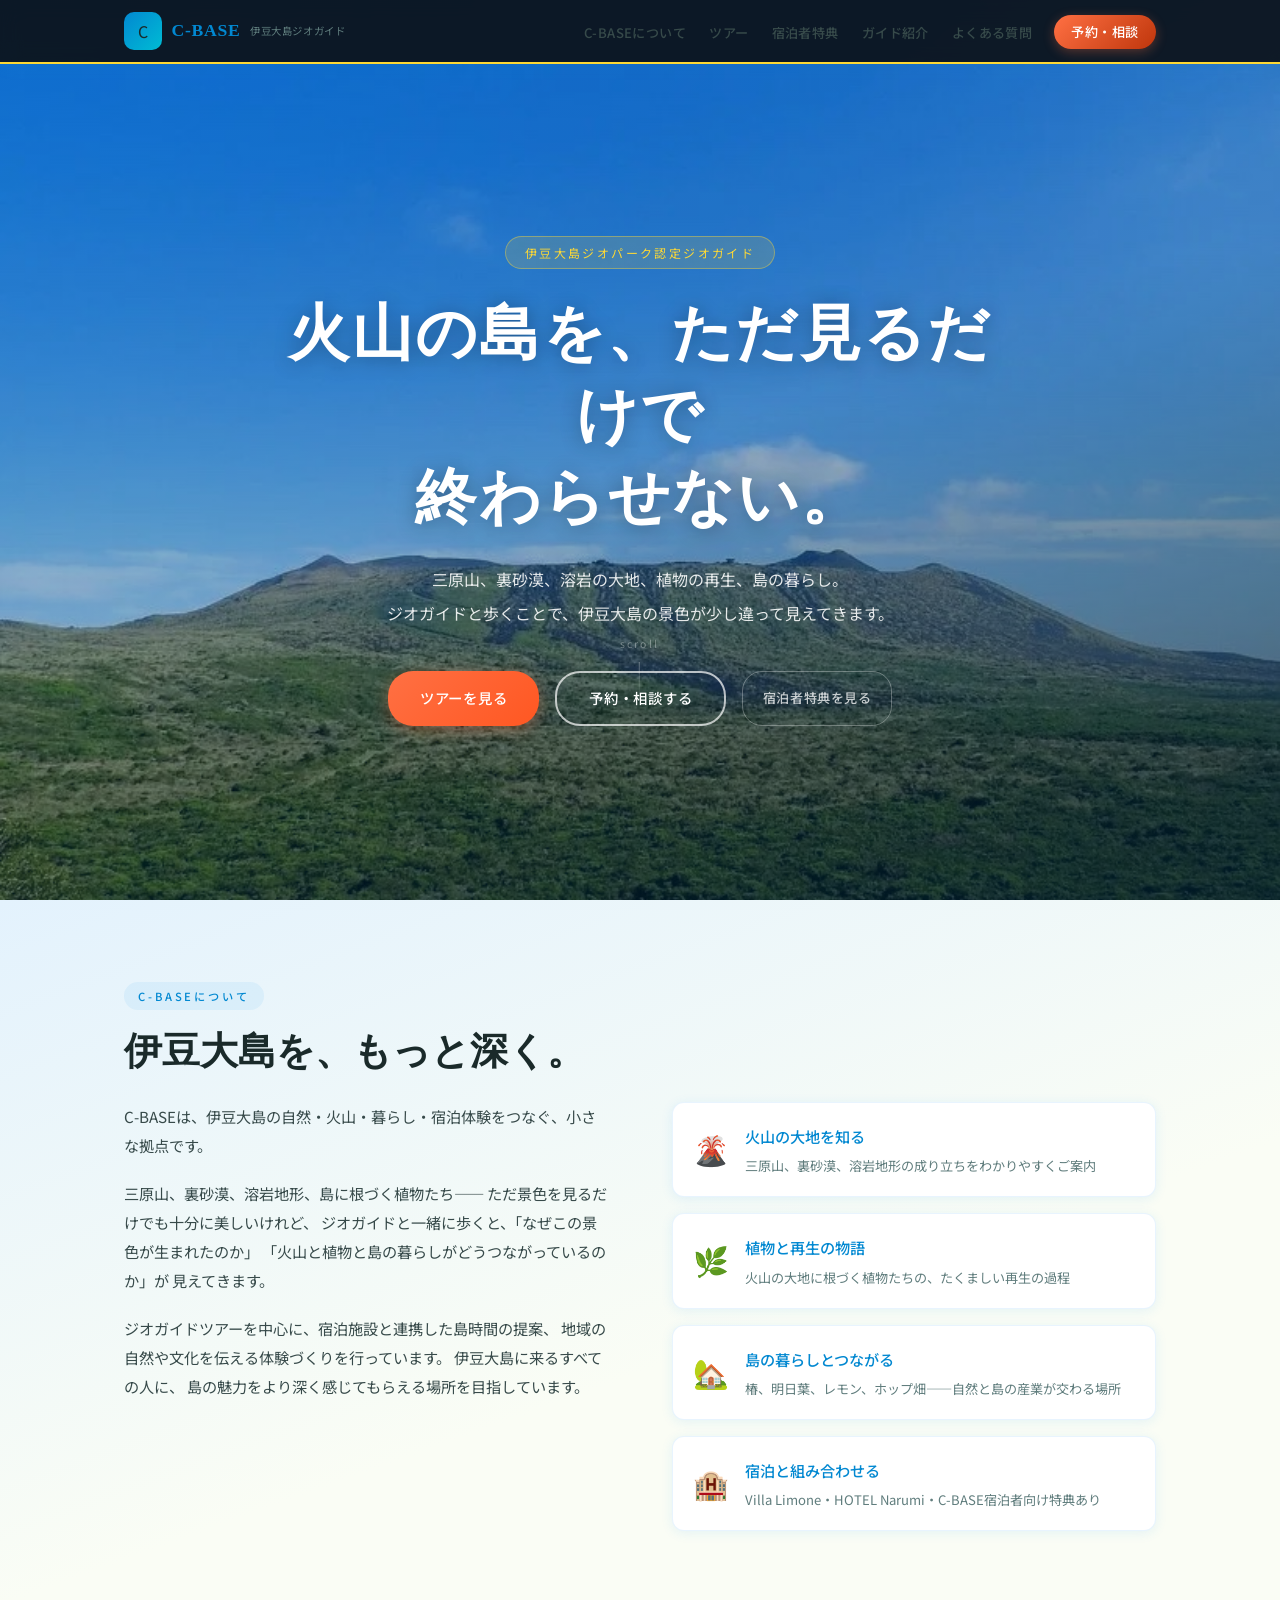
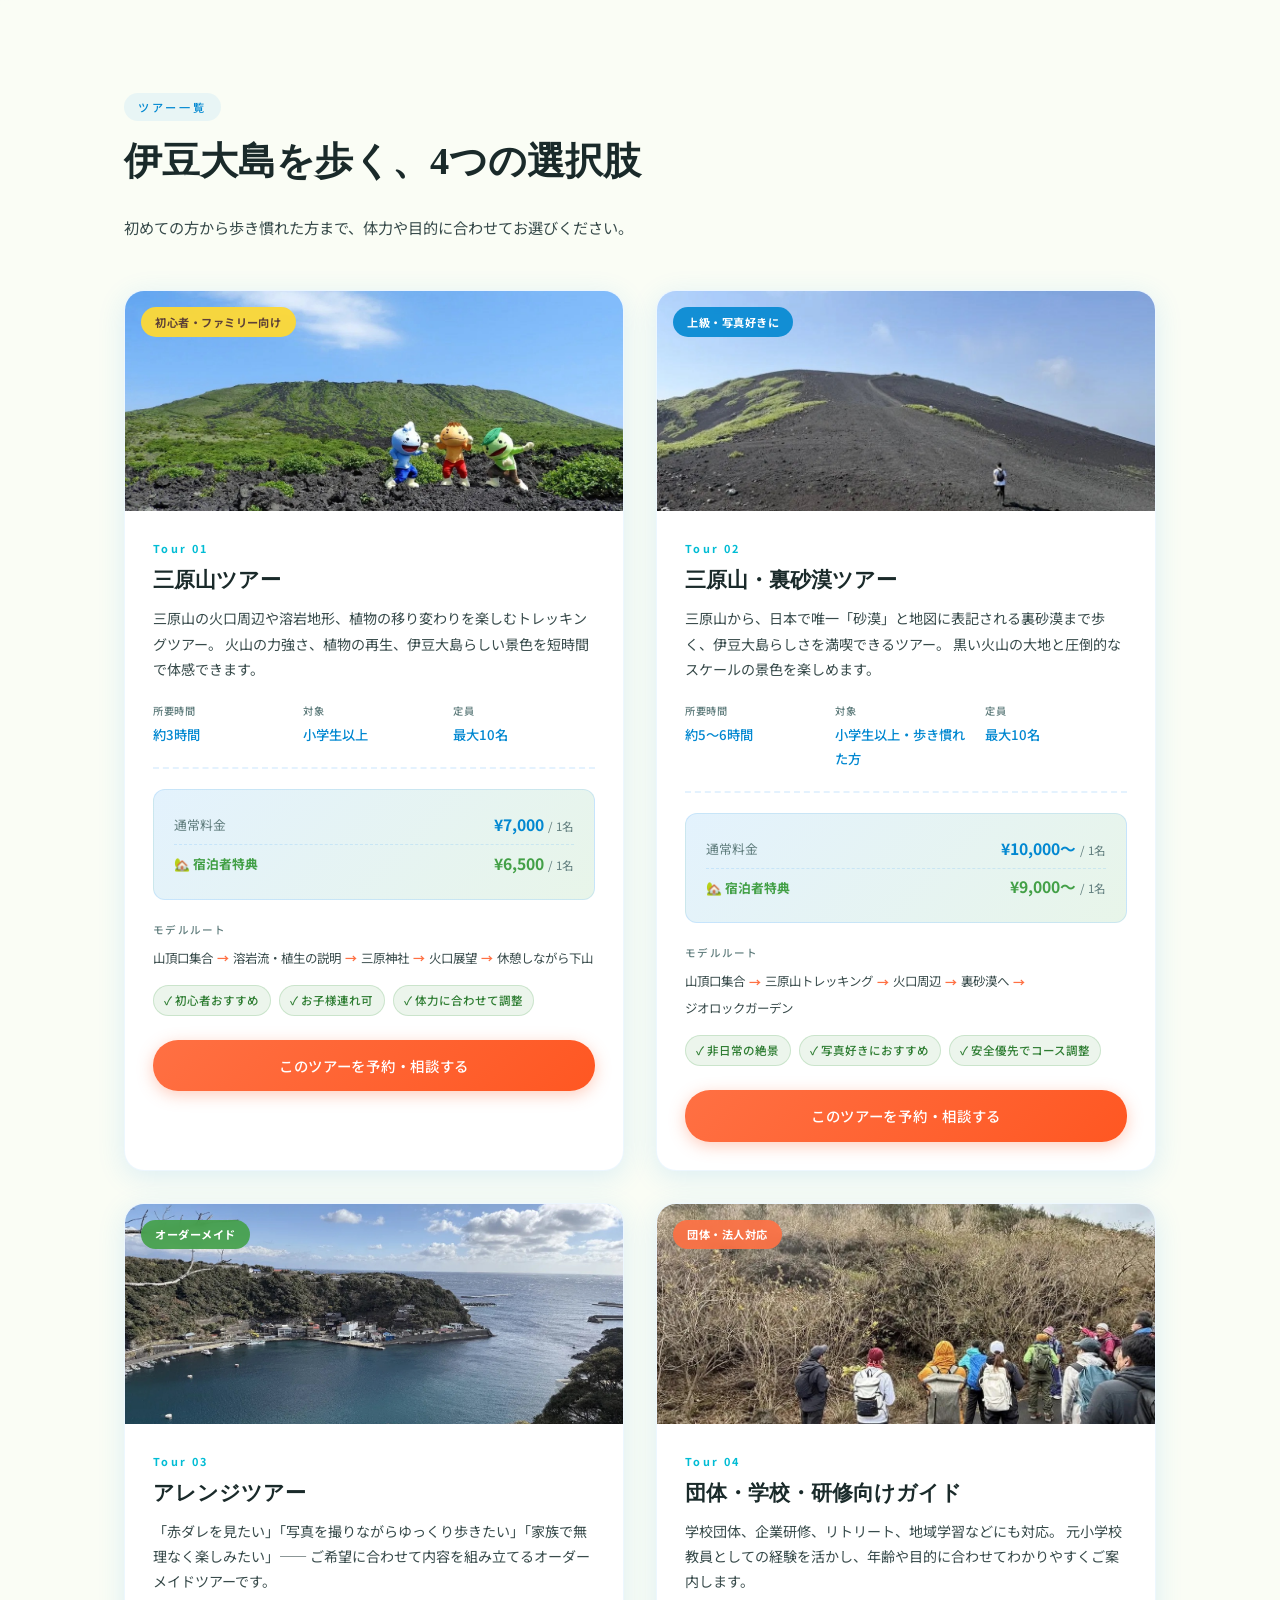
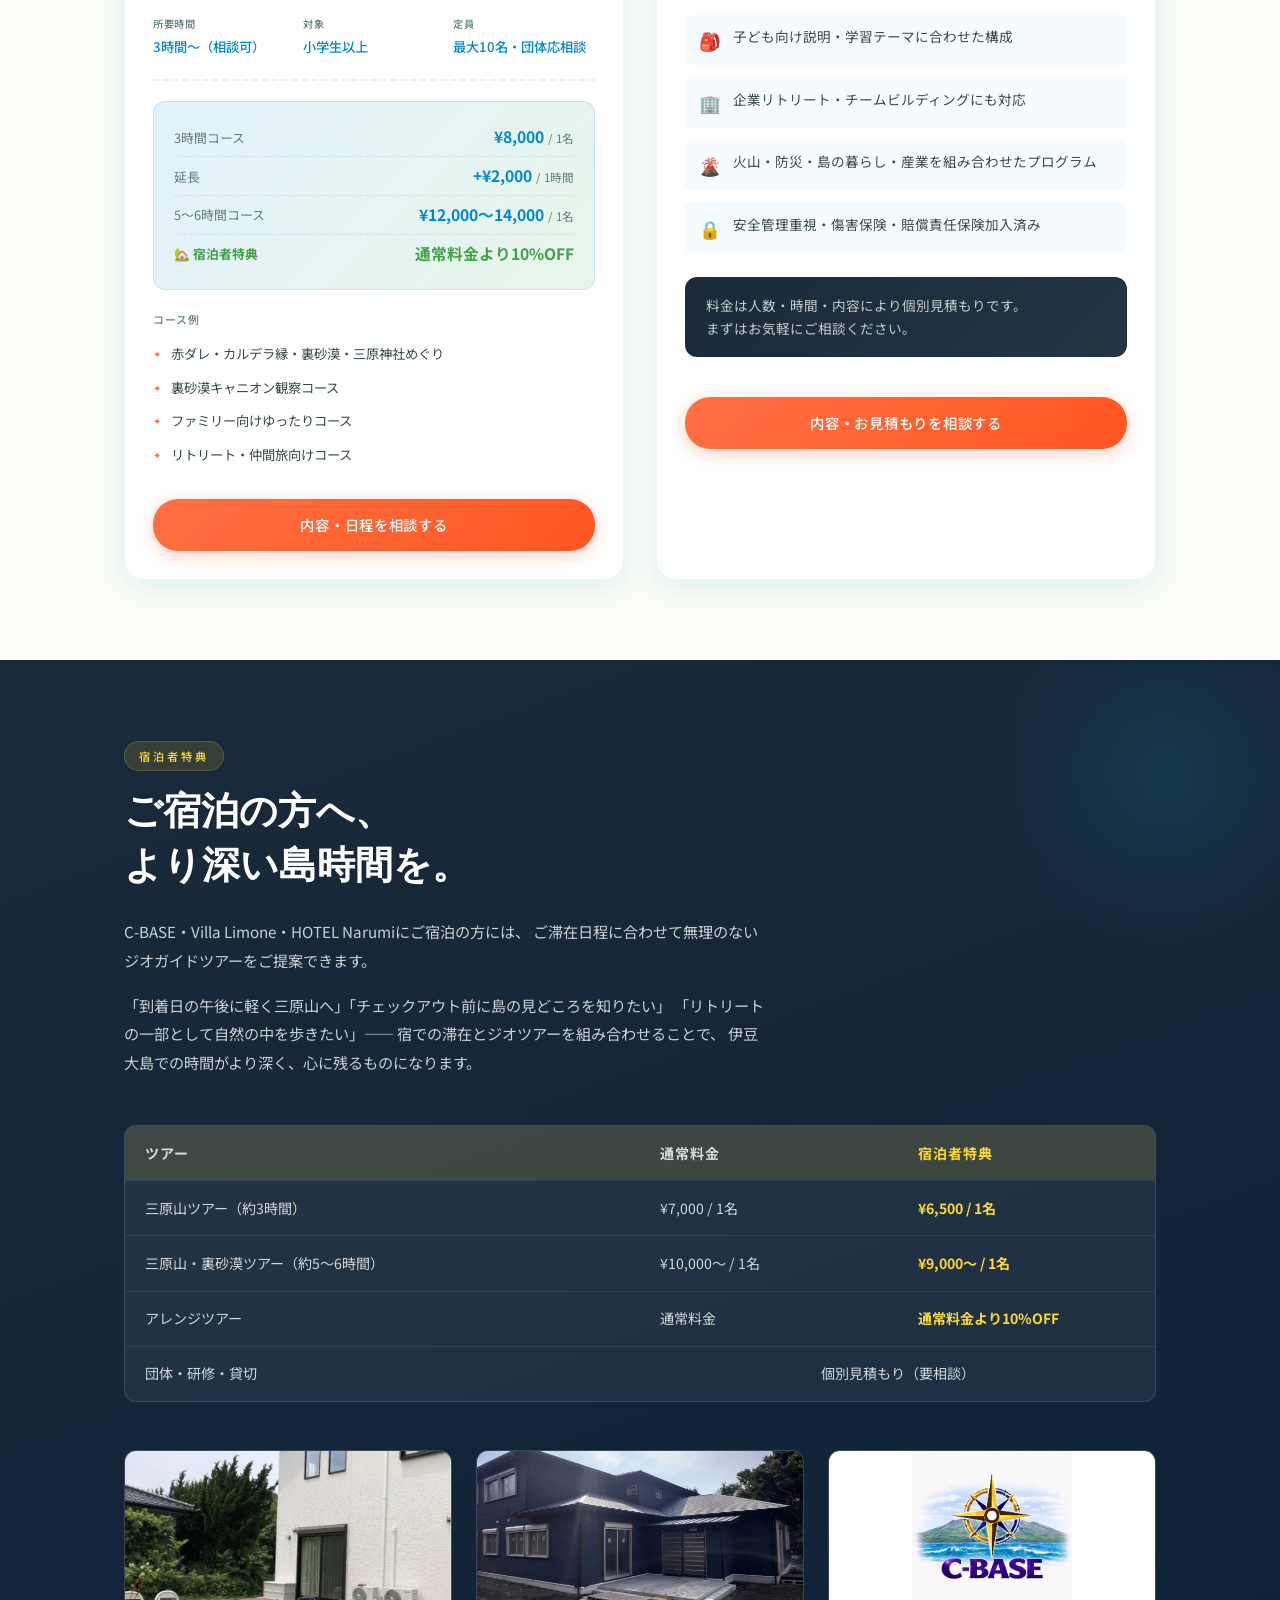
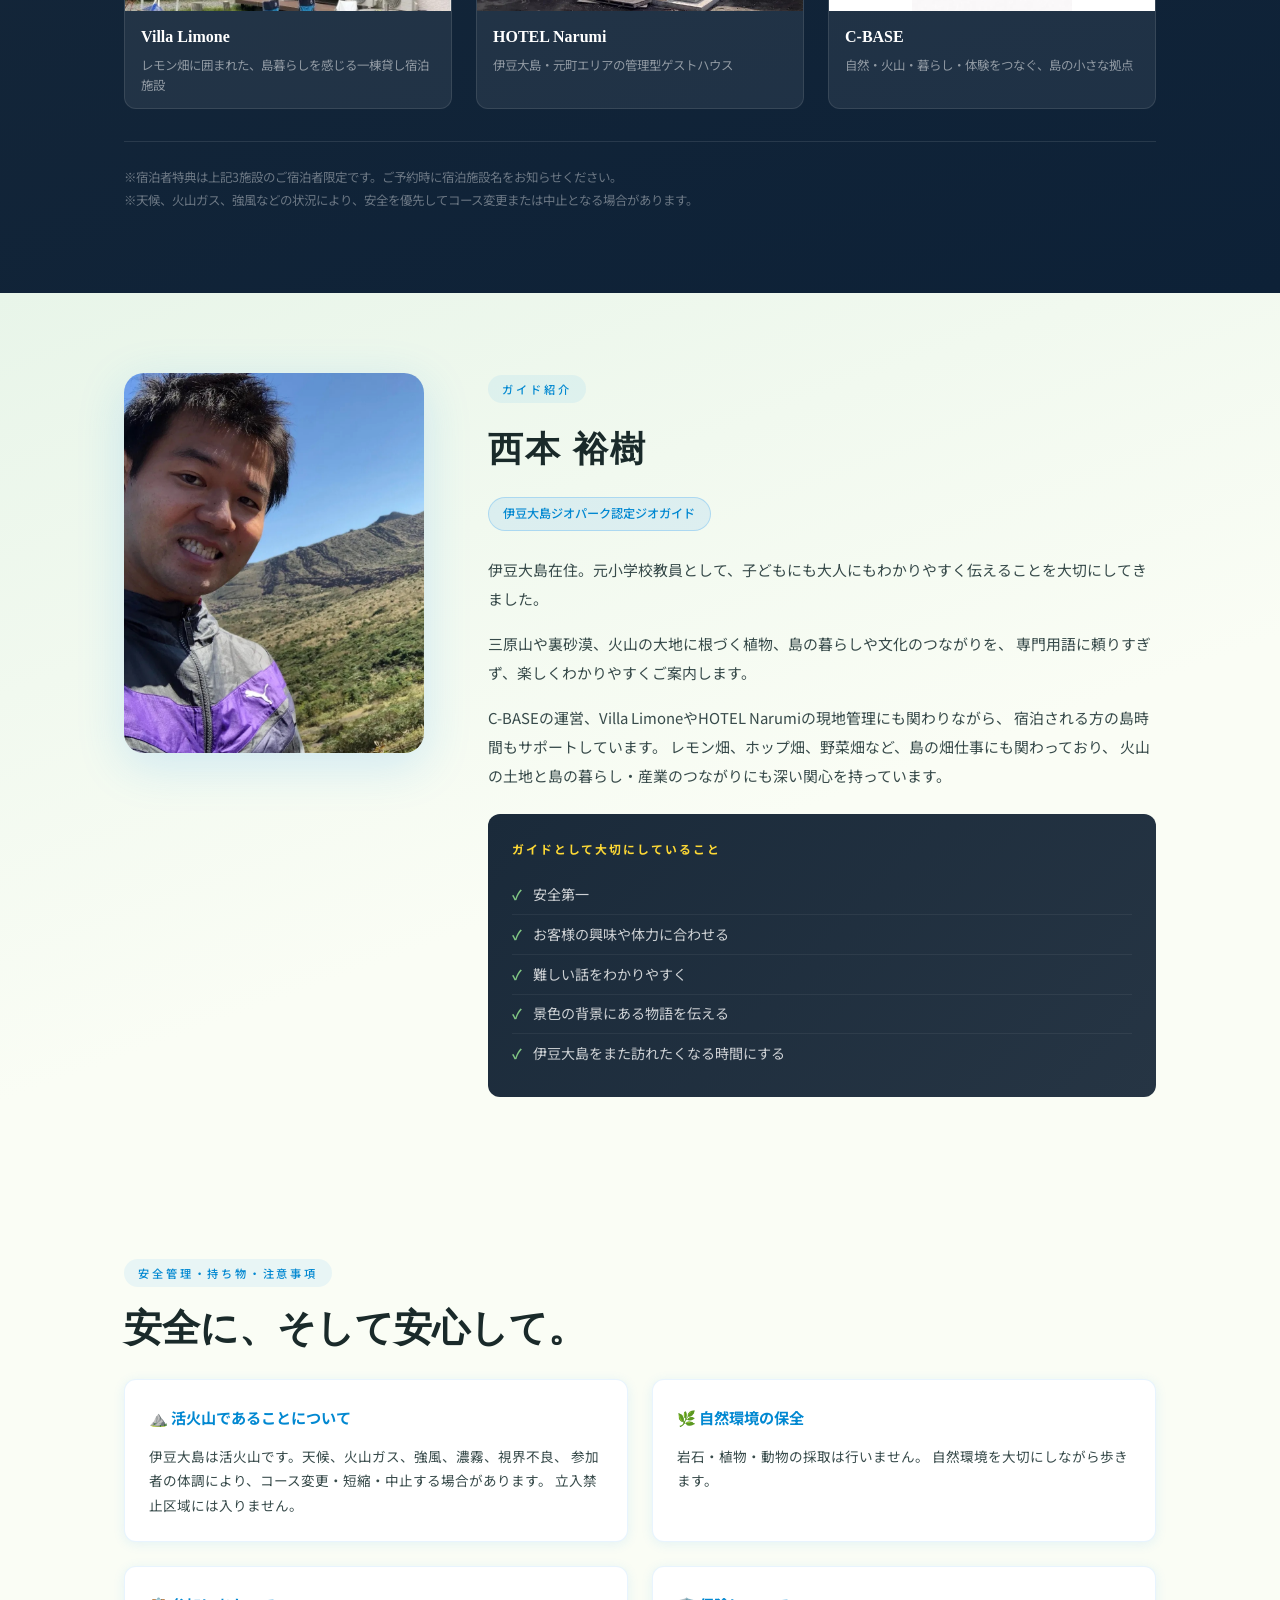
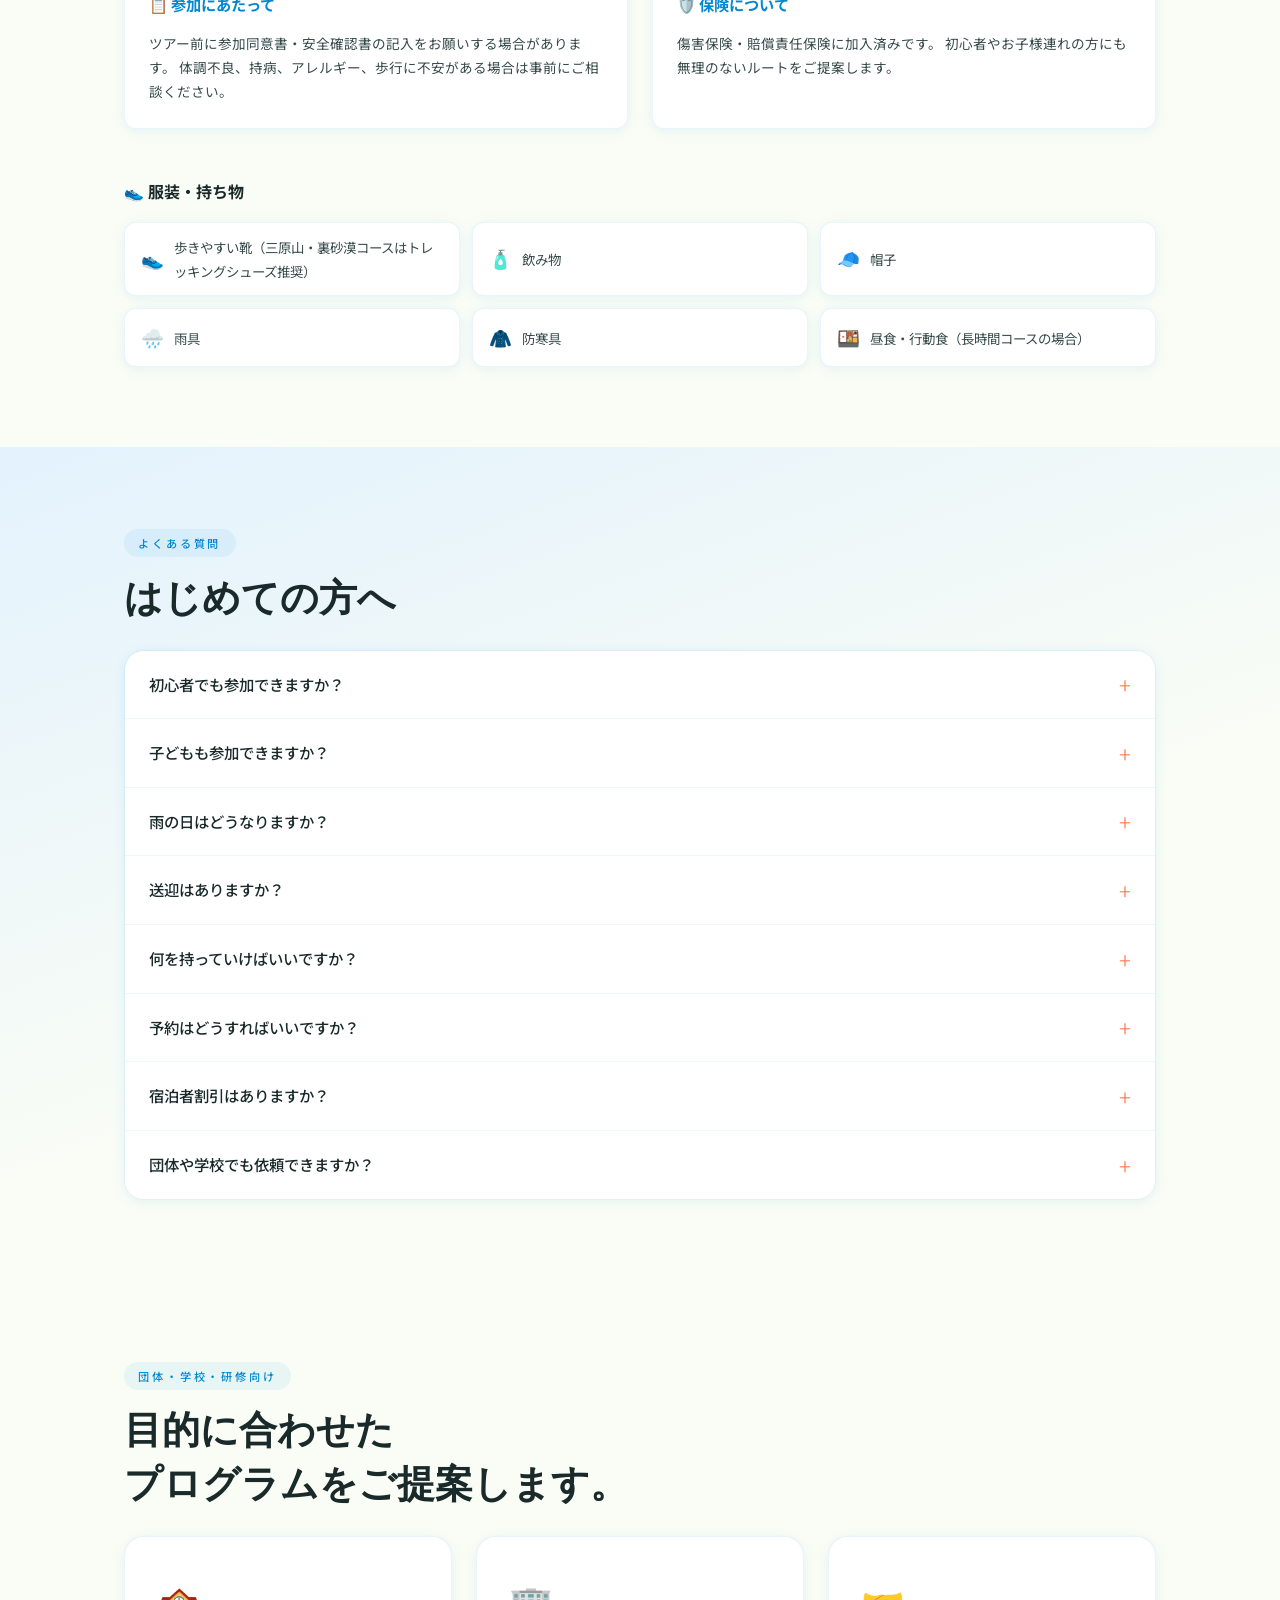
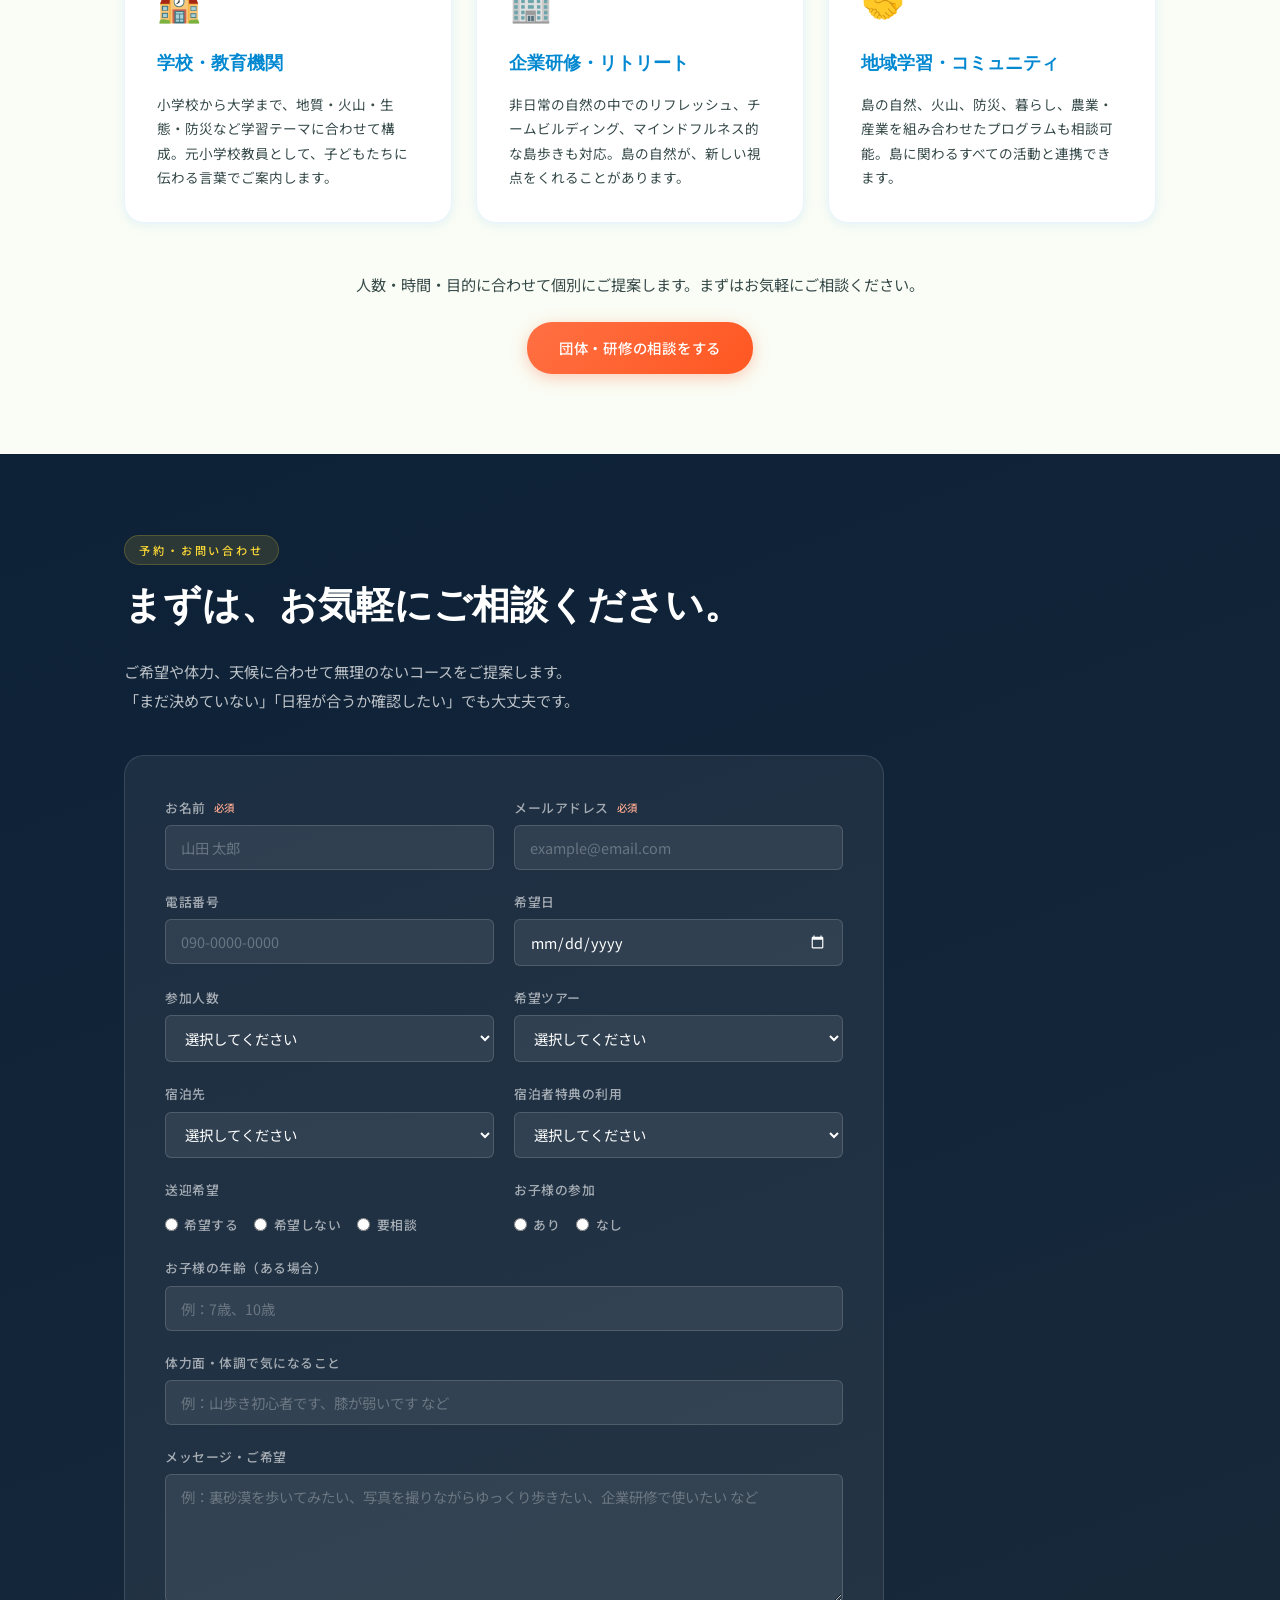
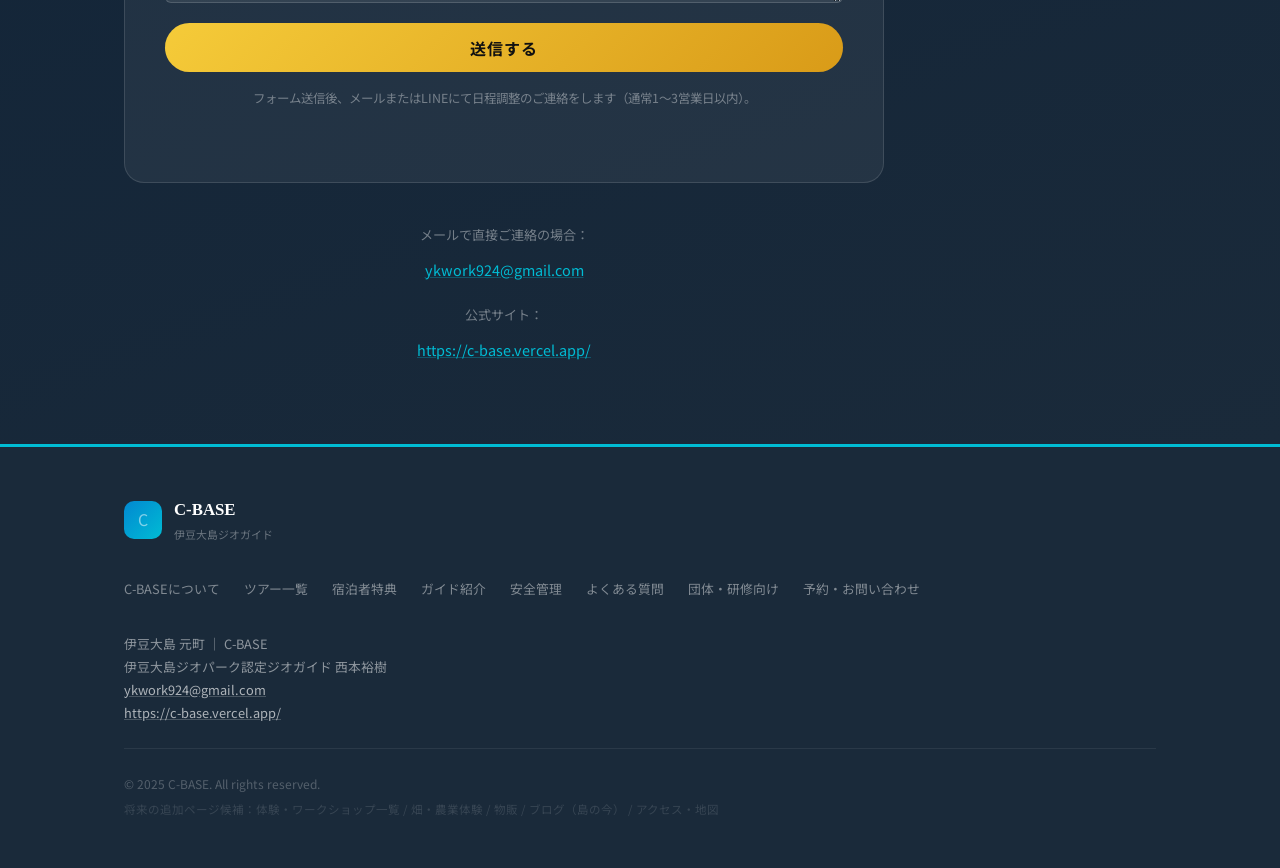
<file: c-base-github-upload-ready 2/index.html>
<!DOCTYPE html>
<html lang="ja">
<head>
  <meta charset="UTF-8" />
  <meta name="viewport" content="width=device-width, initial-scale=1.0" />
  <title>C-BASE｜伊豆大島ジオガイド 西本裕樹｜三原山・裏砂漠ツアー</title>
  <meta name="description" content="C-BASEは、伊豆大島ジオパーク認定ジオガイド西本裕樹による三原山・裏砂漠・溶岩地形・植物の再生を楽しむジオツアーを提供しています。Villa Limone、HOTEL Narumi宿泊者向け特典やアレンジツアー、団体・学校向けガイドにも対応。" />
  <meta property="og:title" content="C-BASE｜伊豆大島ジオガイド 西本裕樹" />
  <meta property="og:description" content="火山の島を、ただ見るだけで終わらせない。伊豆大島ジオパーク認定ジオガイドによる三原山・裏砂漠ツアー。" />
  <meta property="og:type" content="website" />
  <meta property="og:url" content="https://c-base.vercel.app/" />
  <meta property="og:image" content="assets/images/hero.jpg" />
  <link rel="canonical" href="https://c-base.vercel.app/" />
  <!-- Google Analytics: GA4トラッキングIDをここに追加してください -->
  <!-- <script async src="https://www.googletagmanager.com/gtag/js?id=G-XXXXXXXXXX"></script> -->
  <!-- <script>window.dataLayer=window.dataLayer||[];function gtag(){dataLayer.push(arguments);}gtag('js',new Date());gtag('config','G-XXXXXXXXXX');</script> -->

  <link rel="preconnect" href="https://fonts.googleapis.com" />
  <link rel="preconnect" href="https://fonts.gstatic.com" crossorigin />
  <link href="https://fonts.googleapis.com/css2?family=Noto+Serif+JP:wght@300;400;500;700&family=Noto+Sans+JP:wght@300;400;500&family=Playfair+Display:ital,wght@0,700;1,400&display=swap" rel="stylesheet" />

  <!-- 構造化データ: LocalBusiness + TouristTrip -->
  <script type="application/ld+json">
  {
    "@context": "https://schema.org",
    "@type": "TouristTrip",
    "name": "伊豆大島ジオガイドツアー C-BASE",
    "url": "https://c-base.vercel.app/",
    "description": "伊豆大島ジオパーク認定ジオガイド西本裕樹による三原山・裏砂漠ツアー",
    "provider": {
      "@type": "LocalBusiness",
      "name": "C-BASE",
      "url": "https://c-base.vercel.app/",
      "email": "ykwork924@gmail.com",
      "address": {
        "@type": "PostalAddress",
        "addressLocality": "大島町",
        "addressRegion": "東京都",
        "addressCountry": "JP"
      }
    }
  }
  </script>

  <link rel="stylesheet" href="styles.css" />
</head>
<body>

<!-- ========== HEADER / NAV ========== -->
<header class="site-header" id="top">
  <div class="header-inner">
    <a href="#top" class="logo">
      <span class="logo-mark">C</span><span class="logo-text">C-BASE</span>
      <span class="logo-sub">伊豆大島ジオガイド</span>
    </a>
    <button class="nav-toggle" id="navToggle" aria-label="メニューを開く">
      <span></span><span></span><span></span>
    </button>
    <nav class="global-nav" id="globalNav">
      <ul>
        <li><a href="#about">C-BASEについて</a></li>
        <li><a href="#tours">ツアー</a></li>
        <li><a href="#guest">宿泊者特典</a></li>
        <li><a href="#guide">ガイド紹介</a></li>
        <li><a href="#faq">よくある質問</a></li>
        <li><a href="#contact" class="nav-cta">予約・相談</a></li>
      </ul>
    </nav>
  </div>
</header>

<!-- ========== HERO ========== -->
<section class="hero" id="hero">
  <div class="hero-bg">
    <img src="assets/images/hero.jpg" alt="伊豆大島の三原山" class="hero-img" />
    <div class="hero-overlay"></div>
  </div>
  <div class="hero-content">
    <p class="hero-label">伊豆大島ジオパーク認定ジオガイド</p>
    <h1 class="hero-title">
      火山の島を、<br class="sp-only"/>ただ見るだけで<br/>終わらせない。
    </h1>
    <p class="hero-sub">
      三原山、裏砂漠、溶岩の大地、植物の再生、島の暮らし。<br/>
      ジオガイドと歩くことで、伊豆大島の景色が<br class="sp-only"/>少し違って見えてきます。
    </p>
    <div class="hero-ctas">
      <a href="#tours" class="btn btn-primary">ツアーを見る</a>
      <a href="#contact" class="btn btn-outline">予約・相談する</a>
      <a href="#guest" class="btn btn-ghost">宿泊者特典を見る</a>
    </div>
    <div class="hero-scroll">
      <span>scroll</span>
      <div class="scroll-line"></div>
    </div>
  </div>
</section>

<!-- ========== ABOUT ========== -->
<section class="section section-about" id="about">
  <div class="container">
    <div class="section-label">C-BASEについて</div>
    <h2 class="section-title">伊豆大島を、もっと深く。</h2>
    <div class="about-grid">
      <div class="about-text">
        <p>
          C-BASEは、伊豆大島の自然・火山・暮らし・宿泊体験をつなぐ、小さな拠点です。
        </p>
        <p>
          三原山、裏砂漠、溶岩地形、島に根づく植物たち——
          ただ景色を見るだけでも十分に美しいけれど、
          ジオガイドと一緒に歩くと、「なぜこの景色が生まれたのか」
          「火山と植物と島の暮らしがどうつながっているのか」が
          見えてきます。
        </p>
        <p>
          ジオガイドツアーを中心に、宿泊施設と連携した島時間の提案、
          地域の自然や文化を伝える体験づくりを行っています。
          伊豆大島に来るすべての人に、
          島の魅力をより深く感じてもらえる場所を目指しています。
        </p>
      </div>
      <div class="about-features">
        <div class="feature-item">
          <div class="feature-icon">🌋</div>
          <div class="feature-body">
            <strong>火山の大地を知る</strong>
            <p>三原山、裏砂漠、溶岩地形の成り立ちをわかりやすくご案内</p>
          </div>
        </div>
        <div class="feature-item">
          <div class="feature-icon">🌿</div>
          <div class="feature-body">
            <strong>植物と再生の物語</strong>
            <p>火山の大地に根づく植物たちの、たくましい再生の過程</p>
          </div>
        </div>
        <div class="feature-item">
          <div class="feature-icon">🏡</div>
          <div class="feature-body">
            <strong>島の暮らしとつながる</strong>
            <p>椿、明日葉、レモン、ホップ畑——自然と島の産業が交わる場所</p>
          </div>
        </div>
        <div class="feature-item">
          <div class="feature-icon">🏨</div>
          <div class="feature-body">
            <strong>宿泊と組み合わせる</strong>
            <p>Villa Limone・HOTEL Narumi・C-BASE宿泊者向け特典あり</p>
          </div>
        </div>
      </div>
    </div>
  </div>
</section>

<!-- ========== TOURS ========== -->
<section class="section section-tours" id="tours">
  <div class="container">
    <div class="section-label">ツアー一覧</div>
    <h2 class="section-title">伊豆大島を歩く、4つの選択肢</h2>
    <p class="section-lead">
      初めての方から歩き慣れた方まで、体力や目的に合わせてお選びください。
    </p>

    <div class="tours-grid">

      <!-- TOUR 1 -->
      <article class="tour-card" id="tour-sangenjzan">
        <div class="tour-card-img">
          <img src="assets/images/tour-sangenzan.jpg" alt="三原山ツアー" loading="lazy" />
          <div class="tour-badge">初心者・ファミリー向け</div>
        </div>
        <div class="tour-card-body">
          <div class="tour-number">Tour 01</div>
          <h3 class="tour-title">三原山ツアー</h3>
          <p class="tour-desc">
            三原山の火口周辺や溶岩地形、植物の移り変わりを楽しむトレッキングツアー。
            火山の力強さ、植物の再生、伊豆大島らしい景色を短時間で体感できます。
          </p>
          <div class="tour-meta">
            <div class="tour-meta-item">
              <span class="meta-label">所要時間</span>
              <span class="meta-value">約3時間</span>
            </div>
            <div class="tour-meta-item">
              <span class="meta-label">対象</span>
              <span class="meta-value">小学生以上</span>
            </div>
            <div class="tour-meta-item">
              <span class="meta-label">定員</span>
              <span class="meta-value">最大10名</span>
            </div>
          </div>
          <div class="tour-price-box">
            <div class="price-row">
              <span class="price-label">通常料金</span>
              <span class="price-value">¥7,000 <small>/ 1名</small></span>
            </div>
            <div class="price-row price-guest">
              <span class="price-label">🏡 宿泊者特典</span>
              <span class="price-value">¥6,500 <small>/ 1名</small></span>
            </div>
          </div>
          <div class="tour-route">
            <div class="route-label">モデルルート</div>
            <div class="route-steps">
              <span>山頂口集合</span>
              <span class="arr">→</span>
              <span>溶岩流・植生の説明</span>
              <span class="arr">→</span>
              <span>三原神社</span>
              <span class="arr">→</span>
              <span>火口展望</span>
              <span class="arr">→</span>
              <span>休憩しながら下山</span>
            </div>
          </div>
          <div class="tour-features">
            <span class="feature-tag">✓ 初心者おすすめ</span>
            <span class="feature-tag">✓ お子様連れ可</span>
            <span class="feature-tag">✓ 体力に合わせて調整</span>
          </div>
          <a href="#contact" class="btn btn-primary btn-block">このツアーを予約・相談する</a>
        </div>
      </article>

      <!-- TOUR 2 -->
      <article class="tour-card" id="tour-urasabaku">
        <div class="tour-card-img">
          <img src="assets/images/tour-urasabaku.jpg" alt="三原山・裏砂漠ツアー" loading="lazy" />
          <div class="tour-badge tour-badge-adv">上級・写真好きに</div>
        </div>
        <div class="tour-card-body">
          <div class="tour-number">Tour 02</div>
          <h3 class="tour-title">三原山・裏砂漠ツアー</h3>
          <p class="tour-desc">
            三原山から、日本で唯一「砂漠」と地図に表記される裏砂漠まで歩く、伊豆大島らしさを満喫できるツアー。
            黒い火山の大地と圧倒的なスケールの景色を楽しめます。
          </p>
          <div class="tour-meta">
            <div class="tour-meta-item">
              <span class="meta-label">所要時間</span>
              <span class="meta-value">約5〜6時間</span>
            </div>
            <div class="tour-meta-item">
              <span class="meta-label">対象</span>
              <span class="meta-value">小学生以上・歩き慣れた方</span>
            </div>
            <div class="tour-meta-item">
              <span class="meta-label">定員</span>
              <span class="meta-value">最大10名</span>
            </div>
          </div>
          <div class="tour-price-box">
            <div class="price-row">
              <span class="price-label">通常料金</span>
              <span class="price-value">¥10,000〜 <small>/ 1名</small></span>
            </div>
            <div class="price-row price-guest">
              <span class="price-label">🏡 宿泊者特典</span>
              <span class="price-value">¥9,000〜 <small>/ 1名</small></span>
            </div>
          </div>
          <div class="tour-route">
            <div class="route-label">モデルルート</div>
            <div class="route-steps">
              <span>山頂口集合</span>
              <span class="arr">→</span>
              <span>三原山トレッキング</span>
              <span class="arr">→</span>
              <span>火口周辺</span>
              <span class="arr">→</span>
              <span>裏砂漠へ</span>
              <span class="arr">→</span>
              <span>ジオロックガーデン</span>
            </div>
          </div>
          <div class="tour-features">
            <span class="feature-tag">✓ 非日常の絶景</span>
            <span class="feature-tag">✓ 写真好きにおすすめ</span>
            <span class="feature-tag">✓ 安全優先でコース調整</span>
          </div>
          <a href="#contact" class="btn btn-primary btn-block">このツアーを予約・相談する</a>
        </div>
      </article>

      <!-- TOUR 3 -->
      <article class="tour-card" id="tour-arrange">
        <div class="tour-card-img">
          <img src="assets/images/tour-arrange.jpg" alt="アレンジツアー" loading="lazy" />
          <div class="tour-badge tour-badge-custom">オーダーメイド</div>
        </div>
        <div class="tour-card-body">
          <div class="tour-number">Tour 03</div>
          <h3 class="tour-title">アレンジツアー</h3>
          <p class="tour-desc">
            「赤ダレを見たい」「写真を撮りながらゆっくり歩きたい」「家族で無理なく楽しみたい」——
            ご希望に合わせて内容を組み立てるオーダーメイドツアーです。
          </p>
          <div class="tour-meta">
            <div class="tour-meta-item">
              <span class="meta-label">所要時間</span>
              <span class="meta-value">3時間〜（相談可）</span>
            </div>
            <div class="tour-meta-item">
              <span class="meta-label">対象</span>
              <span class="meta-value">小学生以上</span>
            </div>
            <div class="tour-meta-item">
              <span class="meta-label">定員</span>
              <span class="meta-value">最大10名・団体応相談</span>
            </div>
          </div>
          <div class="tour-price-box">
            <div class="price-row">
              <span class="price-label">3時間コース</span>
              <span class="price-value">¥8,000 <small>/ 1名</small></span>
            </div>
            <div class="price-row">
              <span class="price-label">延長</span>
              <span class="price-value">+¥2,000 <small>/ 1時間</small></span>
            </div>
            <div class="price-row">
              <span class="price-label">5〜6時間コース</span>
              <span class="price-value">¥12,000〜14,000 <small>/ 1名</small></span>
            </div>
            <div class="price-row price-guest">
              <span class="price-label">🏡 宿泊者特典</span>
              <span class="price-value">通常料金より10%OFF</span>
            </div>
          </div>
          <div class="arrange-examples">
            <div class="arrange-label">コース例</div>
            <ul>
              <li>赤ダレ・カルデラ縁・裏砂漠・三原神社めぐり</li>
              <li>裏砂漠キャニオン観察コース</li>
              <li>ファミリー向けゆったりコース</li>
              <li>リトリート・仲間旅向けコース</li>
            </ul>
          </div>
          <a href="#contact" class="btn btn-primary btn-block">内容・日程を相談する</a>
        </div>
      </article>

      <!-- TOUR 4 -->
      <article class="tour-card tour-card-group" id="tour-group">
        <div class="tour-card-img">
          <img src="assets/images/tour-group.jpg" alt="団体・学校・研修向けガイド" loading="lazy" />
          <div class="tour-badge tour-badge-group">団体・法人対応</div>
        </div>
        <div class="tour-card-body">
          <div class="tour-number">Tour 04</div>
          <h3 class="tour-title">団体・学校・研修向けガイド</h3>
          <p class="tour-desc">
            学校団体、企業研修、リトリート、地域学習などにも対応。
            元小学校教員としての経験を活かし、年齢や目的に合わせてわかりやすくご案内します。
          </p>
          <div class="group-features">
            <div class="group-feature-item">
              <span class="gf-icon">🎒</span>
              <span>子ども向け説明・学習テーマに合わせた構成</span>
            </div>
            <div class="group-feature-item">
              <span class="gf-icon">🏢</span>
              <span>企業リトリート・チームビルディングにも対応</span>
            </div>
            <div class="group-feature-item">
              <span class="gf-icon">🌋</span>
              <span>火山・防災・島の暮らし・産業を組み合わせたプログラム</span>
            </div>
            <div class="group-feature-item">
              <span class="gf-icon">🔒</span>
              <span>安全管理重視・傷害保険・賠償責任保険加入済み</span>
            </div>
          </div>
          <div class="tour-price-box tour-price-inquiry">
            <p>料金は人数・時間・内容により個別見積もりです。</p>
            <p>まずはお気軽にご相談ください。</p>
          </div>
          <a href="#contact" class="btn btn-primary btn-block">内容・お見積もりを相談する</a>
        </div>
      </article>

    </div><!-- /tours-grid -->
  </div>
</section>

<!-- ========== GUEST BENEFITS ========== -->
<section class="section section-guest" id="guest">
  <div class="container">
    <div class="section-label">宿泊者特典</div>
    <h2 class="section-title">ご宿泊の方へ、<br/>より深い島時間を。</h2>
    <div class="guest-intro">
      <p>
        C-BASE・Villa Limone・HOTEL Narumiにご宿泊の方には、
        ご滞在日程に合わせて無理のないジオガイドツアーをご提案できます。
      </p>
      <p>
        「到着日の午後に軽く三原山へ」「チェックアウト前に島の見どころを知りたい」
        「リトリートの一部として自然の中を歩きたい」——
        宿での滞在とジオツアーを組み合わせることで、
        伊豆大島での時間がより深く、心に残るものになります。
      </p>
    </div>

    <div class="benefits-table">
      <div class="benefits-row benefits-header">
        <div class="bcol-tour">ツアー</div>
        <div class="bcol-normal">通常料金</div>
        <div class="bcol-guest">宿泊者特典</div>
      </div>
      <div class="benefits-row">
        <div class="bcol-tour">三原山ツアー（約3時間）</div>
        <div class="bcol-normal">¥7,000 / 1名</div>
        <div class="bcol-guest">¥6,500 / 1名</div>
      </div>
      <div class="benefits-row">
        <div class="bcol-tour">三原山・裏砂漠ツアー（約5〜6時間）</div>
        <div class="bcol-normal">¥10,000〜 / 1名</div>
        <div class="bcol-guest">¥9,000〜 / 1名</div>
      </div>
      <div class="benefits-row">
        <div class="bcol-tour">アレンジツアー</div>
        <div class="bcol-normal">通常料金</div>
        <div class="bcol-guest">通常料金より10%OFF</div>
      </div>
      <div class="benefits-row">
        <div class="bcol-tour">団体・研修・貸切</div>
        <div class="bcol-normal" colspan="2" style="grid-column: span 2; text-align:center">個別見積もり（要相談）</div>
      </div>
    </div>

    <div class="properties-grid">
      <div class="property-card">
        <div class="prop-img">
          <img src="assets/images/villa-limone.jpg" alt="Villa Limone" loading="lazy" />
        </div>
        <h4>Villa Limone</h4>
        <p>レモン畑に囲まれた、島暮らしを感じる一棟貸し宿泊施設</p>
      </div>
      <div class="property-card">
        <div class="prop-img">
          <img src="assets/images/hotel-narumi.jpg" alt="HOTEL Narumi" loading="lazy" />
        </div>
        <h4>HOTEL Narumi</h4>
        <p>伊豆大島・元町エリアの管理型ゲストハウス</p>
      </div>
      <div class="property-card">
        <div class="prop-img">
          <img src="assets/images/c-base-logo.jpg" alt="C-BASE" loading="lazy" class="c-base-card-logo" />
        </div>
        <h4>C-BASE</h4>
        <p>自然・火山・暮らし・体験をつなぐ、島の小さな拠点</p>
      </div>
    </div>

    <div class="guest-note">
      ※宿泊者特典は上記3施設のご宿泊者限定です。ご予約時に宿泊施設名をお知らせください。<br/>
      ※天候、火山ガス、強風などの状況により、安全を優先してコース変更または中止となる場合があります。
    </div>
  </div>
</section>

<!-- ========== GUIDE ========== -->
<section class="section section-guide" id="guide">
  <div class="container">
    <div class="guide-inner">
      <div class="guide-photo">
        <div class="guide-img-wrap">
          <img src="assets/images/guide.jpg" alt="ジオガイド 西本裕樹" loading="lazy" />
        </div>
      </div>
      <div class="guide-content">
        <div class="section-label">ガイド紹介</div>
        <h2 class="guide-name">西本 裕樹</h2>
        <div class="guide-titles">
          <span class="guide-title-badge">伊豆大島ジオパーク認定ジオガイド</span>
        </div>
        <p class="guide-bio">
          伊豆大島在住。元小学校教員として、子どもにも大人にもわかりやすく伝えることを大切にしてきました。
        </p>
        <p class="guide-bio">
          三原山や裏砂漠、火山の大地に根づく植物、島の暮らしや文化のつながりを、
          専門用語に頼りすぎず、楽しくわかりやすくご案内します。
        </p>
        <p class="guide-bio">
          C-BASEの運営、Villa LimoneやHOTEL Narumiの現地管理にも関わりながら、
          宿泊される方の島時間もサポートしています。
          レモン畑、ホップ畑、野菜畑など、島の畑仕事にも関わっており、
          火山の土地と島の暮らし・産業のつながりにも深い関心を持っています。
        </p>
        <div class="guide-values">
          <div class="guide-value-title">ガイドとして大切にしていること</div>
          <ul>
            <li>安全第一</li>
            <li>お客様の興味や体力に合わせる</li>
            <li>難しい話をわかりやすく</li>
            <li>景色の背景にある物語を伝える</li>
            <li>伊豆大島をまた訪れたくなる時間にする</li>
          </ul>
        </div>
      </div>
    </div>
  </div>
</section>

<!-- ========== SAFETY ========== -->
<section class="section section-safety" id="safety">
  <div class="container">
    <div class="section-label">安全管理・持ち物・注意事項</div>
    <h2 class="section-title">安全に、そして安心して。</h2>

    <div class="safety-grid">
      <div class="safety-block">
        <h3>⛰️ 活火山であることについて</h3>
        <p>
          伊豆大島は活火山です。天候、火山ガス、強風、濃霧、視界不良、
          参加者の体調により、コース変更・短縮・中止する場合があります。
          立入禁止区域には入りません。
        </p>
      </div>
      <div class="safety-block">
        <h3>🌿 自然環境の保全</h3>
        <p>
          岩石・植物・動物の採取は行いません。
          自然環境を大切にしながら歩きます。
        </p>
      </div>
      <div class="safety-block">
        <h3>📋 参加にあたって</h3>
        <p>
          ツアー前に参加同意書・安全確認書の記入をお願いする場合があります。
          体調不良、持病、アレルギー、歩行に不安がある場合は事前にご相談ください。
        </p>
      </div>
      <div class="safety-block">
        <h3>🛡️ 保険について</h3>
        <p>
          傷害保険・賠償責任保険に加入済みです。
          初心者やお子様連れの方にも無理のないルートをご提案します。
        </p>
      </div>
    </div>

    <div class="gear-section">
      <h3>👟 服装・持ち物</h3>
      <div class="gear-grid">
        <div class="gear-item"><span class="gear-icon">👟</span> 歩きやすい靴（三原山・裏砂漠コースはトレッキングシューズ推奨）</div>
        <div class="gear-item"><span class="gear-icon">🧴</span> 飲み物</div>
        <div class="gear-item"><span class="gear-icon">🧢</span> 帽子</div>
        <div class="gear-item"><span class="gear-icon">🌧️</span> 雨具</div>
        <div class="gear-item"><span class="gear-icon">🧥</span> 防寒具</div>
        <div class="gear-item"><span class="gear-icon">🍱</span> 昼食・行動食（長時間コースの場合）</div>
      </div>
    </div>
  </div>
</section>

<!-- ========== FAQ ========== -->
<section class="section section-faq" id="faq">
  <div class="container">
    <div class="section-label">よくある質問</div>
    <h2 class="section-title">はじめての方へ</h2>

    <div class="faq-list">
      <details class="faq-item">
        <summary>初心者でも参加できますか？</summary>
        <div class="faq-answer">
          三原山ツアーは初心者の方にもおすすめです。
          体力や天候に合わせて無理のないルートをご提案します。
          不安なことがあれば、事前のご相談もお気軽にどうぞ。
        </div>
      </details>
      <details class="faq-item">
        <summary>子どもも参加できますか？</summary>
        <div class="faq-answer">
          小学生以上を目安にしています。元小学校教員としての経験を活かし、
          お子様にもわかりやすくご案内します。
          未就学児の参加は内容により相談可能です。
        </div>
      </details>
      <details class="faq-item">
        <summary>雨の日はどうなりますか？</summary>
        <div class="faq-answer">
          小雨の場合は実施できることもありますが、強風、濃霧、火山ガス、雷など
          安全上の不安がある場合は中止またはコース変更します。
          天候によるキャンセルについては事前にご連絡します。
        </div>
      </details>
      <details class="faq-item">
        <summary>送迎はありますか？</summary>
        <div class="faq-answer">
          ご指定の場所への送迎は人数や日程により相談可能です。
          4名以上の場合は事前にご相談ください。
        </div>
      </details>
      <details class="faq-item">
        <summary>何を持っていけばいいですか？</summary>
        <div class="faq-answer">
          歩きやすい靴、飲み物、雨具、防寒具、帽子をご用意ください。
          長時間のコースでは昼食や行動食もお持ちください。
          詳しくは上の「服装・持ち物」の欄をご参照ください。
        </div>
      </details>
      <details class="faq-item">
        <summary>予約はどうすればいいですか？</summary>
        <div class="faq-answer">
          下のお問い合わせフォームからご相談ください。
          フォーム送信後に、メールまたはLINEで日程調整を行います。
          <!-- LINE予約ボタンを追加する場合はここに挿入 -->
        </div>
      </details>
      <details class="faq-item">
        <summary>宿泊者割引はありますか？</summary>
        <div class="faq-answer">
          C-BASE、Villa Limone、HOTEL Narumiにご宿泊の方限定の
          特典料金をご用意しています。
          ご予約時に宿泊施設名をお知らせください。
        </div>
      </details>
      <details class="faq-item">
        <summary>団体や学校でも依頼できますか？</summary>
        <div class="faq-answer">
          内容・人数・目的に合わせて個別にご提案します。
          学校団体、企業研修、リトリート、地域学習など、
          まずはお気軽にご相談ください。
        </div>
      </details>
    </div>
  </div>
</section>

<!-- ========== GROUP / CORPORATE ========== -->
<section class="section section-group" id="group">
  <div class="container">
    <div class="section-label">団体・学校・研修向け</div>
    <h2 class="section-title">目的に合わせた<br/>プログラムをご提案します。</h2>
    <div class="group-grid">
      <div class="group-card">
        <div class="group-card-icon">🏫</div>
        <h3>学校・教育機関</h3>
        <p>小学校から大学まで、地質・火山・生態・防災など学習テーマに合わせて構成。元小学校教員として、子どもたちに伝わる言葉でご案内します。</p>
      </div>
      <div class="group-card">
        <div class="group-card-icon">🏢</div>
        <h3>企業研修・リトリート</h3>
        <p>非日常の自然の中でのリフレッシュ、チームビルディング、マインドフルネス的な島歩きも対応。島の自然が、新しい視点をくれることがあります。</p>
      </div>
      <div class="group-card">
        <div class="group-card-icon">🤝</div>
        <h3>地域学習・コミュニティ</h3>
        <p>島の自然、火山、防災、暮らし、農業・産業を組み合わせたプログラムも相談可能。島に関わるすべての活動と連携できます。</p>
      </div>
    </div>
    <div class="group-cta">
      <p>人数・時間・目的に合わせて個別にご提案します。まずはお気軽にご相談ください。</p>
      <a href="#contact" class="btn btn-primary">団体・研修の相談をする</a>
    </div>
  </div>
</section>

<!-- ========== CONTACT ========== -->
<section class="section section-contact" id="contact">
  <div class="container">
    <div class="section-label">予約・お問い合わせ</div>
    <h2 class="section-title">まずは、お気軽にご相談ください。</h2>
    <p class="contact-lead">
      ご希望や体力、天候に合わせて無理のないコースをご提案します。<br/>
      「まだ決めていない」「日程が合うか確認したい」でも大丈夫です。
    </p>

    <form
      class="contact-form"
      id="contactForm"
      action="https://docs.google.com/forms/d/e/1FAIpQLScsmG00s6GyYVJwEJUoQyO8G5roQa8oSWwePQI_QMKOmFnTuw/formResponse"
      method="POST"
      target="googleFormResponse"
    >
      <div class="form-row">
        <div class="form-group">
          <label for="name">お名前 <span class="req">必須</span></label>
          <input id="name" name="entry.210535840" type="text" placeholder="山田 太郎" autocomplete="name" required />
        </div>
        <div class="form-group">
          <label for="email">メールアドレス <span class="req">必須</span></label>
          <input id="email" name="entry.297631842" type="email" placeholder="example@email.com" autocomplete="email" required />
        </div>
      </div>

      <div class="form-row">
        <div class="form-group">
          <label for="phone">電話番号</label>
          <input id="phone" name="entry.1086542064" type="tel" placeholder="090-0000-0000" autocomplete="tel" />
        </div>
        <div class="form-group">
          <label for="preferredDate">希望日</label>
          <input id="preferredDate" type="date" />
          <input id="preferredDateYear" name="entry.186385273_year" type="hidden" />
          <input id="preferredDateMonth" name="entry.186385273_month" type="hidden" />
          <input id="preferredDateDay" name="entry.186385273_day" type="hidden" />
        </div>
      </div>

      <div class="form-row">
        <div class="form-group">
          <label for="participants">参加人数</label>
          <select id="participants" name="entry.1893732646">
            <option value="">選択してください</option>
            <option value="1名">1名</option>
            <option value="2名">2名</option>
            <option value="3名">3名</option>
            <option value="4名">4名</option>
            <option value="5名">5名</option>
            <option value="6名">6名</option>
            <option value="7名">7名</option>
            <option value="8名">8名</option>
            <option value="9名">9名</option>
            <option value="10名">10名</option>
            <option value="10名以上（要相談）">10名以上（要相談）</option>
          </select>
        </div>
        <div class="form-group">
          <label for="tour">希望ツアー</label>
          <select id="tour" name="entry.965439102">
            <option value="">選択してください</option>
            <option value="三原山">三原山</option>
            <option value="三原山・裏砂漠">三原山・裏砂漠</option>
            <option value="アレンジツアー">アレンジツアー</option>
            <option value="団体・研修・貸切">団体・研修・貸切</option>
            <option value="その他">その他</option>
          </select>
        </div>
      </div>

      <div class="form-row">
        <div class="form-group">
          <label for="accommodation">宿泊先</label>
          <select id="accommodation" name="entry.684620976">
            <option value="">選択してください</option>
            <option value="C-BASE">C-BASE</option>
            <option value="Villa Limone">Villa Limone</option>
            <option value="HOTEL Narumi">HOTEL Narumi</option>
            <option value="その他の宿泊施設">その他の宿泊施設</option>
            <option value="日帰り">日帰り</option>
          </select>
        </div>
        <div class="form-group">
          <label for="guestBenefit">宿泊者特典の利用</label>
          <select id="guestBenefit">
            <option value="">選択してください</option>
            <option value="利用したい">利用したい</option>
            <option value="利用しない">利用しない</option>
            <option value="相談したい">相談したい</option>
          </select>
        </div>
      </div>

      <div class="form-row">
        <fieldset class="form-group form-choice">
          <legend>送迎希望</legend>
          <div class="check-options">
            <label class="check-label"><input type="radio" name="pickup" value="希望する" /> 希望する</label>
            <label class="check-label"><input type="radio" name="pickup" value="希望しない" /> 希望しない</label>
            <label class="check-label"><input type="radio" name="pickup" value="要相談" /> 要相談</label>
          </div>
        </fieldset>
        <fieldset class="form-group form-choice">
          <legend>お子様の参加</legend>
          <div class="check-options">
            <label class="check-label"><input type="radio" name="children" value="あり" /> あり</label>
            <label class="check-label"><input type="radio" name="children" value="なし" /> なし</label>
          </div>
        </fieldset>
      </div>

      <div class="form-group">
        <label for="childAges">お子様の年齢（ある場合）</label>
        <input id="childAges" type="text" placeholder="例：7歳、10歳" />
      </div>

      <div class="form-group">
        <label for="concerns">体力面・体調で気になること</label>
        <input id="concerns" type="text" placeholder="例：山歩き初心者です、膝が弱いです など" />
      </div>

      <div class="form-group">
        <label for="message">メッセージ・ご希望</label>
        <textarea id="message" rows="5" placeholder="例：裏砂漠を歩いてみたい、写真を撮りながらゆっくり歩きたい、企業研修で使いたい など"></textarea>
        <input id="googleMessage" name="entry.257882224" type="hidden" />
      </div>

      <input name="fvv" type="hidden" value="1" />
      <input name="pageHistory" type="hidden" value="0" />

      <button class="btn contact-submit" type="submit">送信する</button>
      <p class="form-note">フォーム送信後、メールまたはLINEにて日程調整のご連絡をします（通常1〜3営業日以内）。</p>
      <p class="form-status" id="formStatus" aria-live="polite"></p>
    </form>

    <iframe class="form-response-frame" id="googleFormResponse" name="googleFormResponse" title="フォーム送信結果"></iframe>

    <div class="contact-alt">
      <p>メールで直接ご連絡の場合：</p>
      <a href="mailto:ykwork924@gmail.com" class="contact-email">ykwork924@gmail.com</a>
      <p class="contact-site-label">公式サイト：</p>
      <a href="https://c-base.vercel.app/" class="contact-email" target="_blank" rel="noopener">https://c-base.vercel.app/</a>
    </div>
  </div>
</section>

<!-- ========== FOOTER ========== -->
<footer class="site-footer">
  <div class="footer-inner">
    <div class="footer-logo">
      <span class="logo-mark">C</span>
      <div>
        <div class="footer-logo-text">C-BASE</div>
        <div class="footer-logo-sub">伊豆大島ジオガイド</div>
      </div>
    </div>
    <div class="footer-links">
      <a href="#about">C-BASEについて</a>
      <a href="#tours">ツアー一覧</a>
      <a href="#guest">宿泊者特典</a>
      <a href="#guide">ガイド紹介</a>
      <a href="#safety">安全管理</a>
      <a href="#faq">よくある質問</a>
      <a href="#group">団体・研修向け</a>
      <a href="#contact">予約・お問い合わせ</a>
    </div>
    <div class="footer-info">
      <p>伊豆大島 元町 ｜ C-BASE</p>
      <p>伊豆大島ジオパーク認定ジオガイド 西本裕樹</p>
      <p><a href="mailto:ykwork924@gmail.com">ykwork924@gmail.com</a></p>
      <p><a href="https://c-base.vercel.app/" target="_blank" rel="noopener">https://c-base.vercel.app/</a></p>
    </div>
    <div class="footer-copy">
      <p>© 2025 C-BASE. All rights reserved.</p>
      <p style="font-size:0.72rem;opacity:0.5;margin-top:0.3rem;">
        将来の追加ページ候補：体験・ワークショップ一覧 / 畑・農業体験 / 物販 / ブログ（島の今） / アクセス・地図
      </p>
    </div>
  </div>
</footer>

<!-- ========== FLOATING CTA ========== -->
<div class="floating-cta" id="floatingCta">
  <a href="#contact" class="btn btn-primary">予約・相談する</a>
</div>

<script src="script.js"></script>
</body>
</html>
</file>
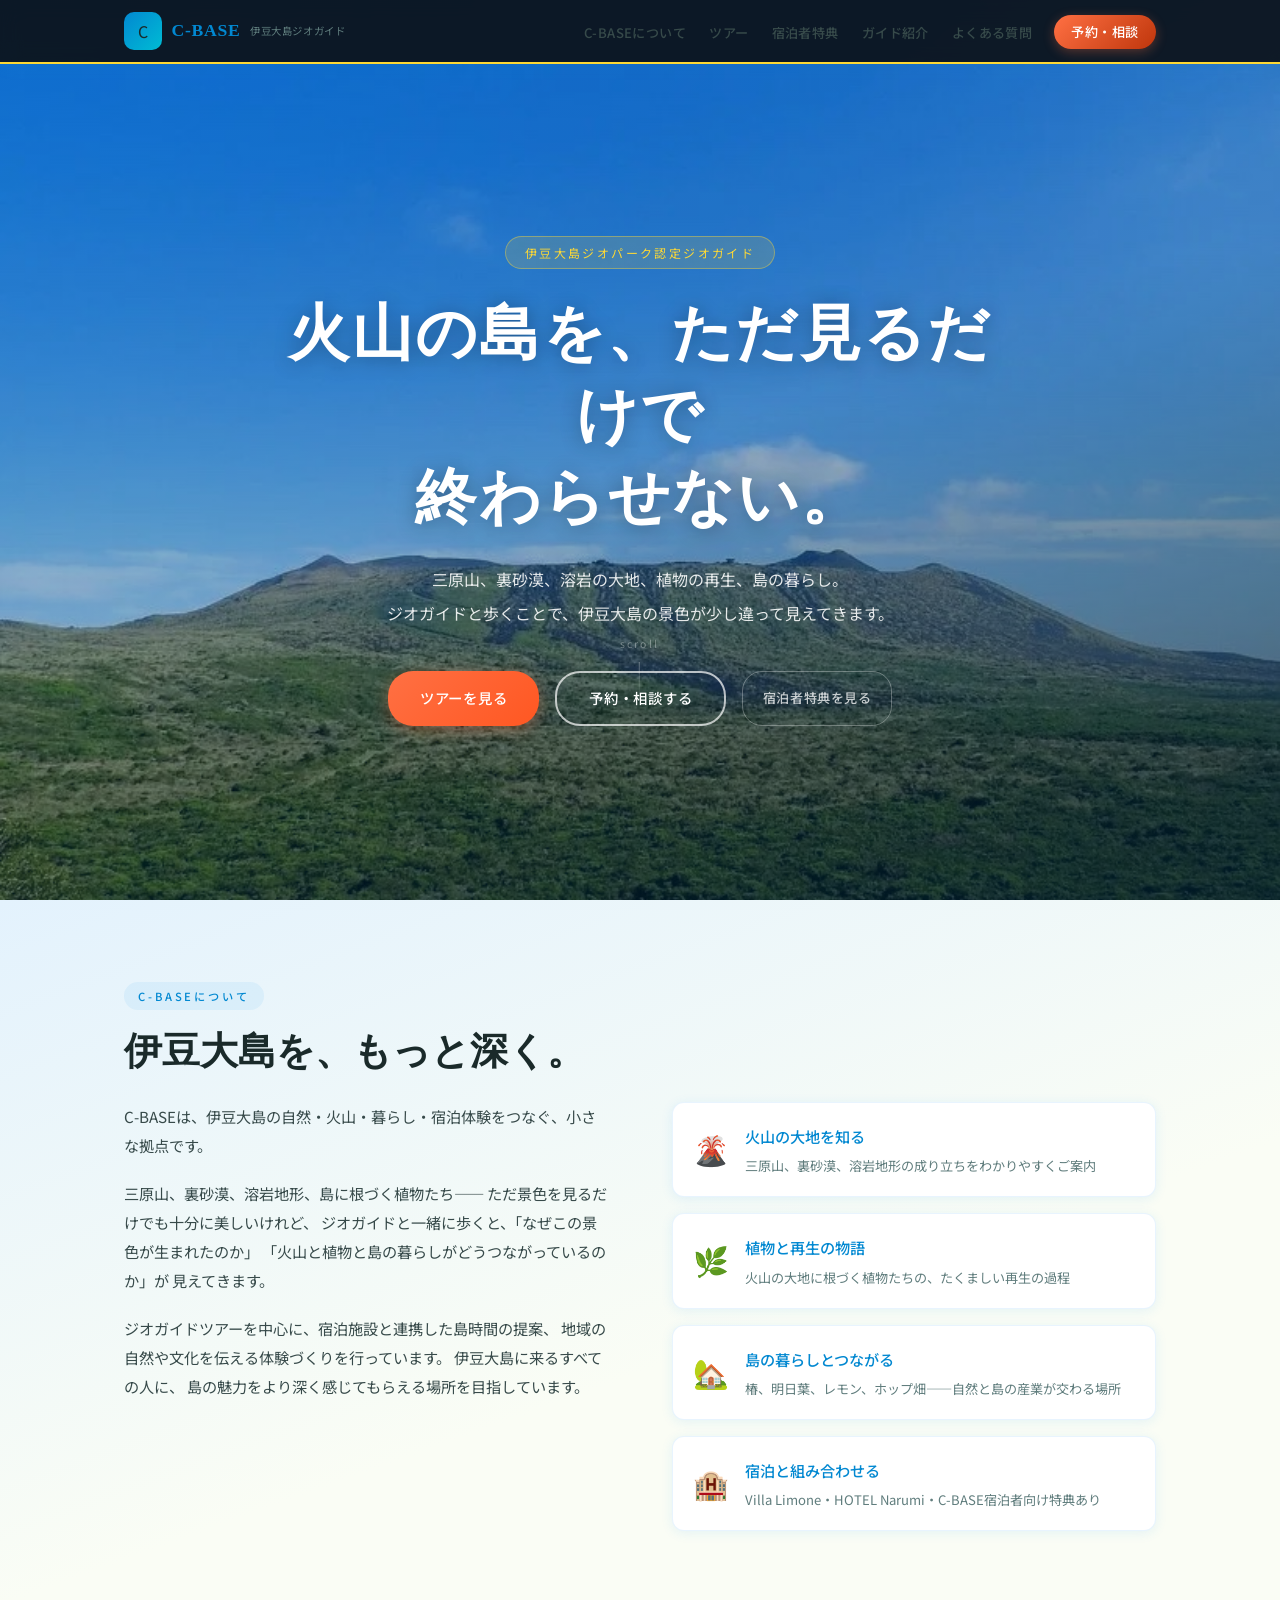
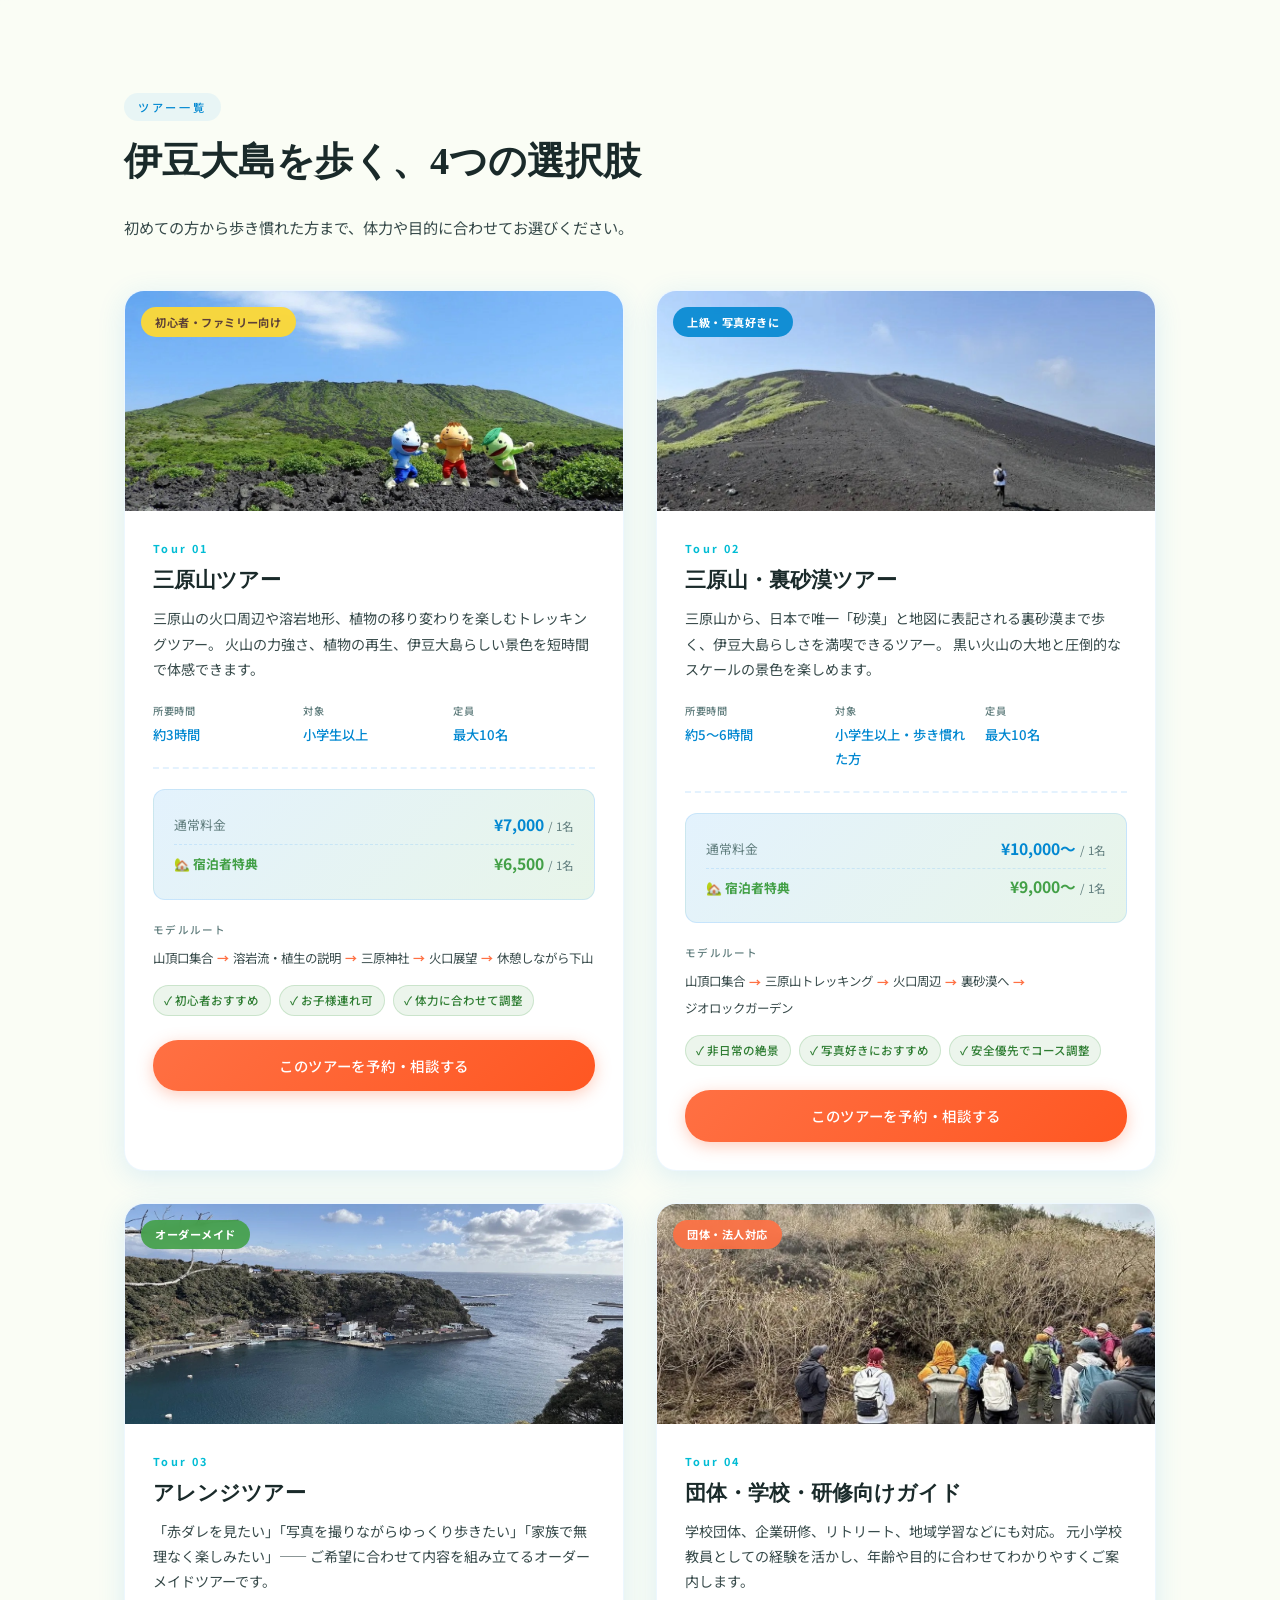
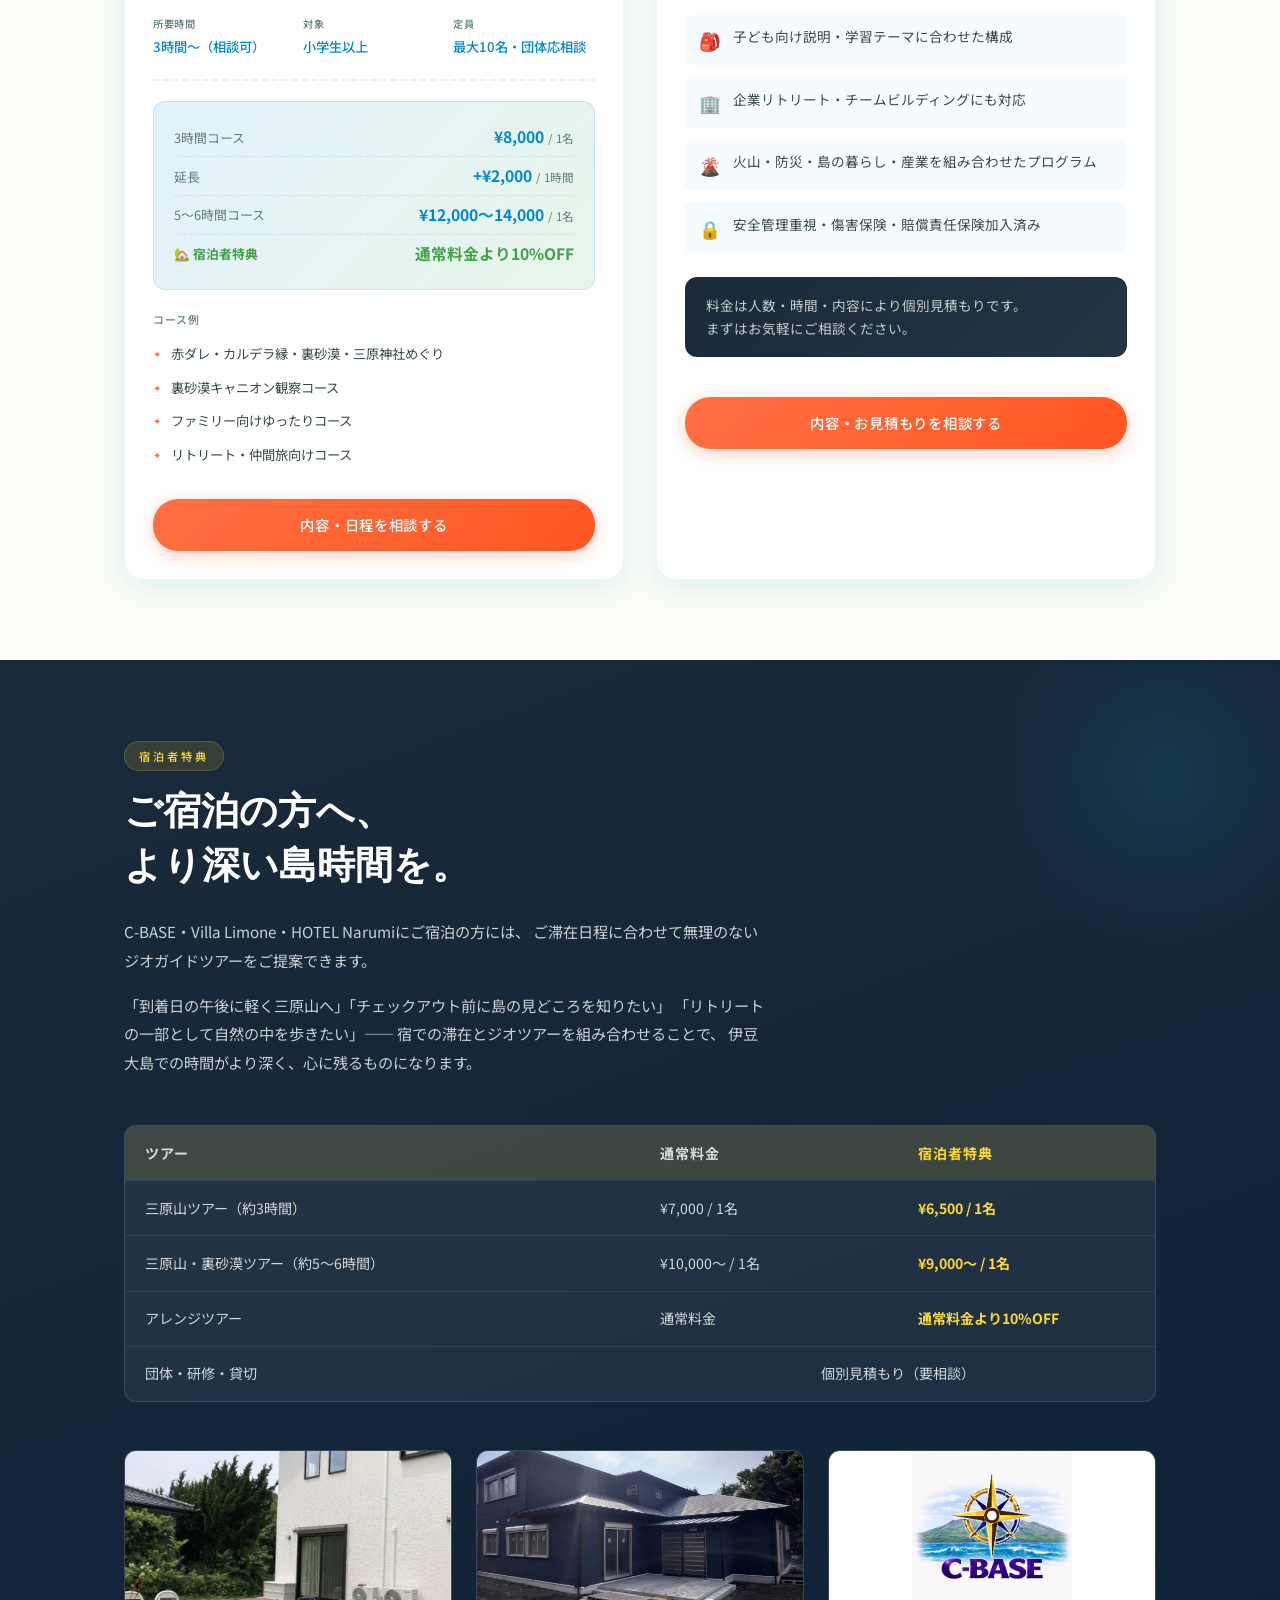
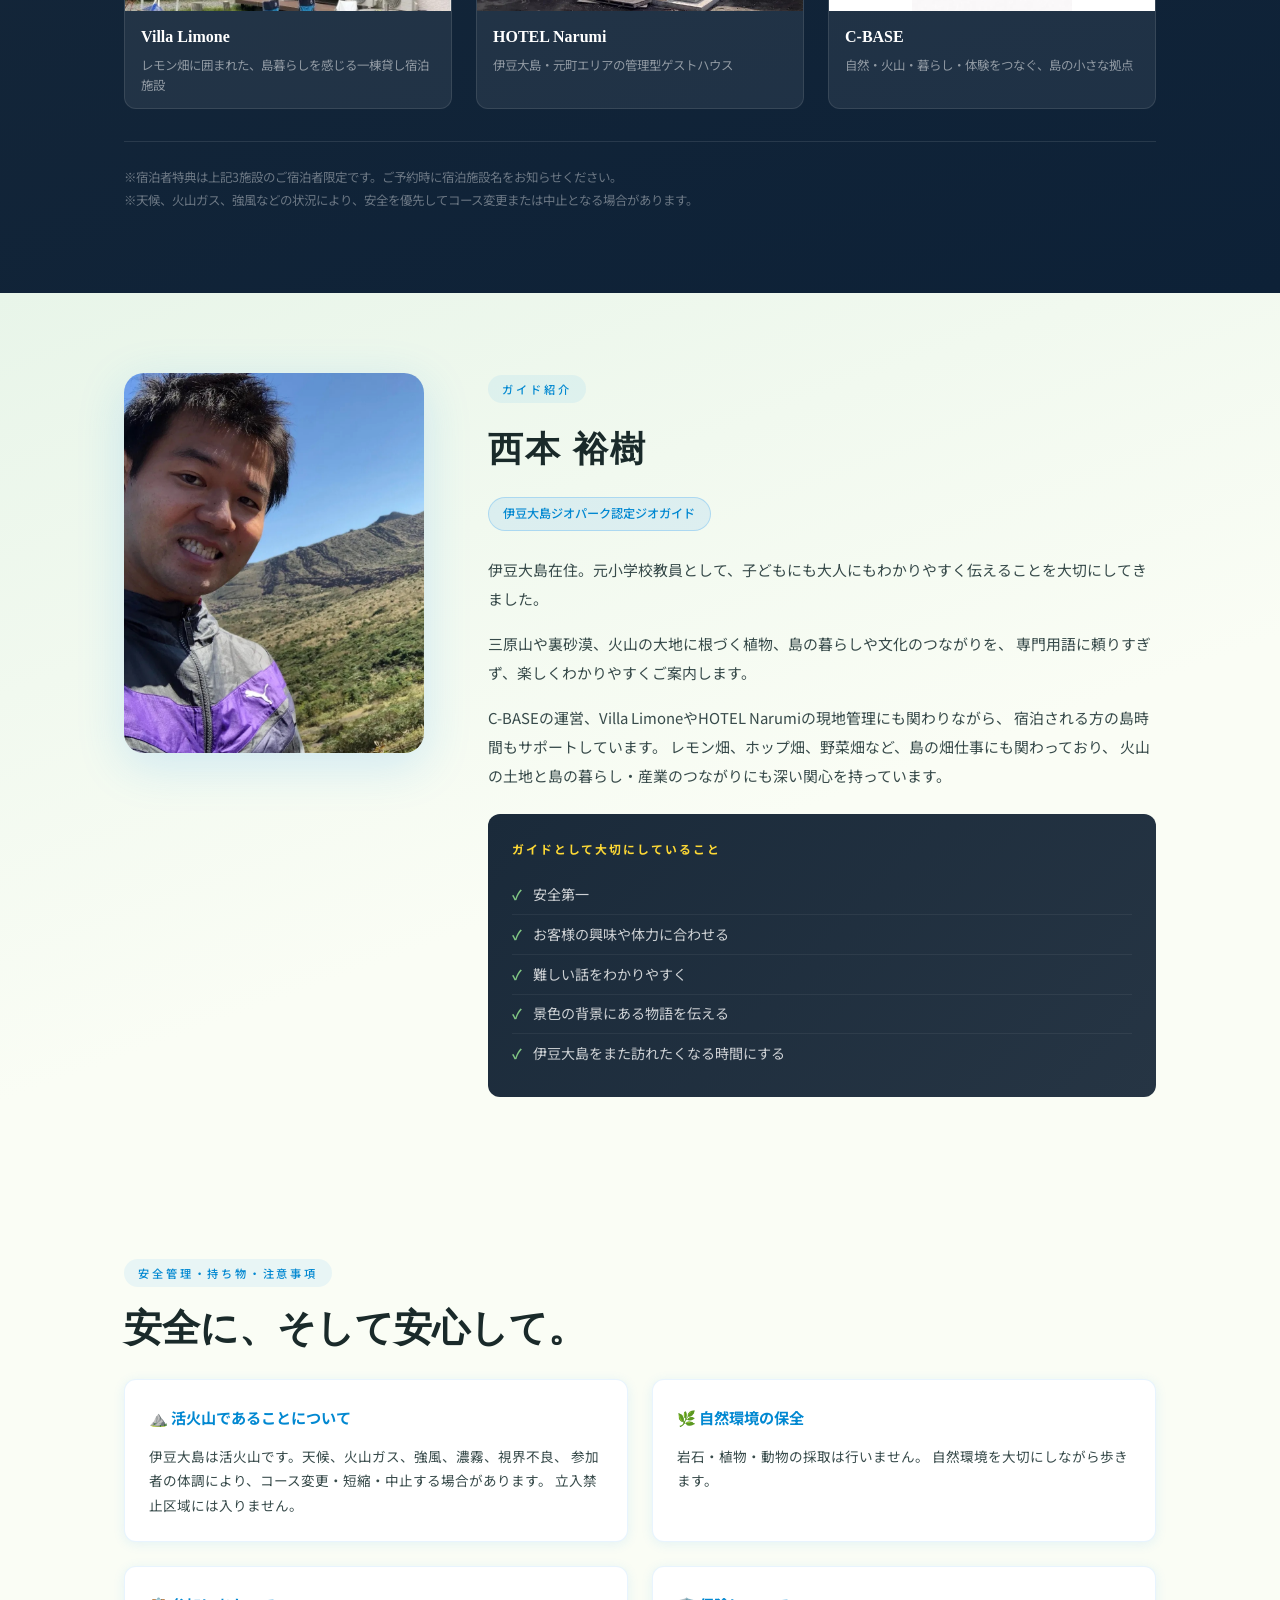
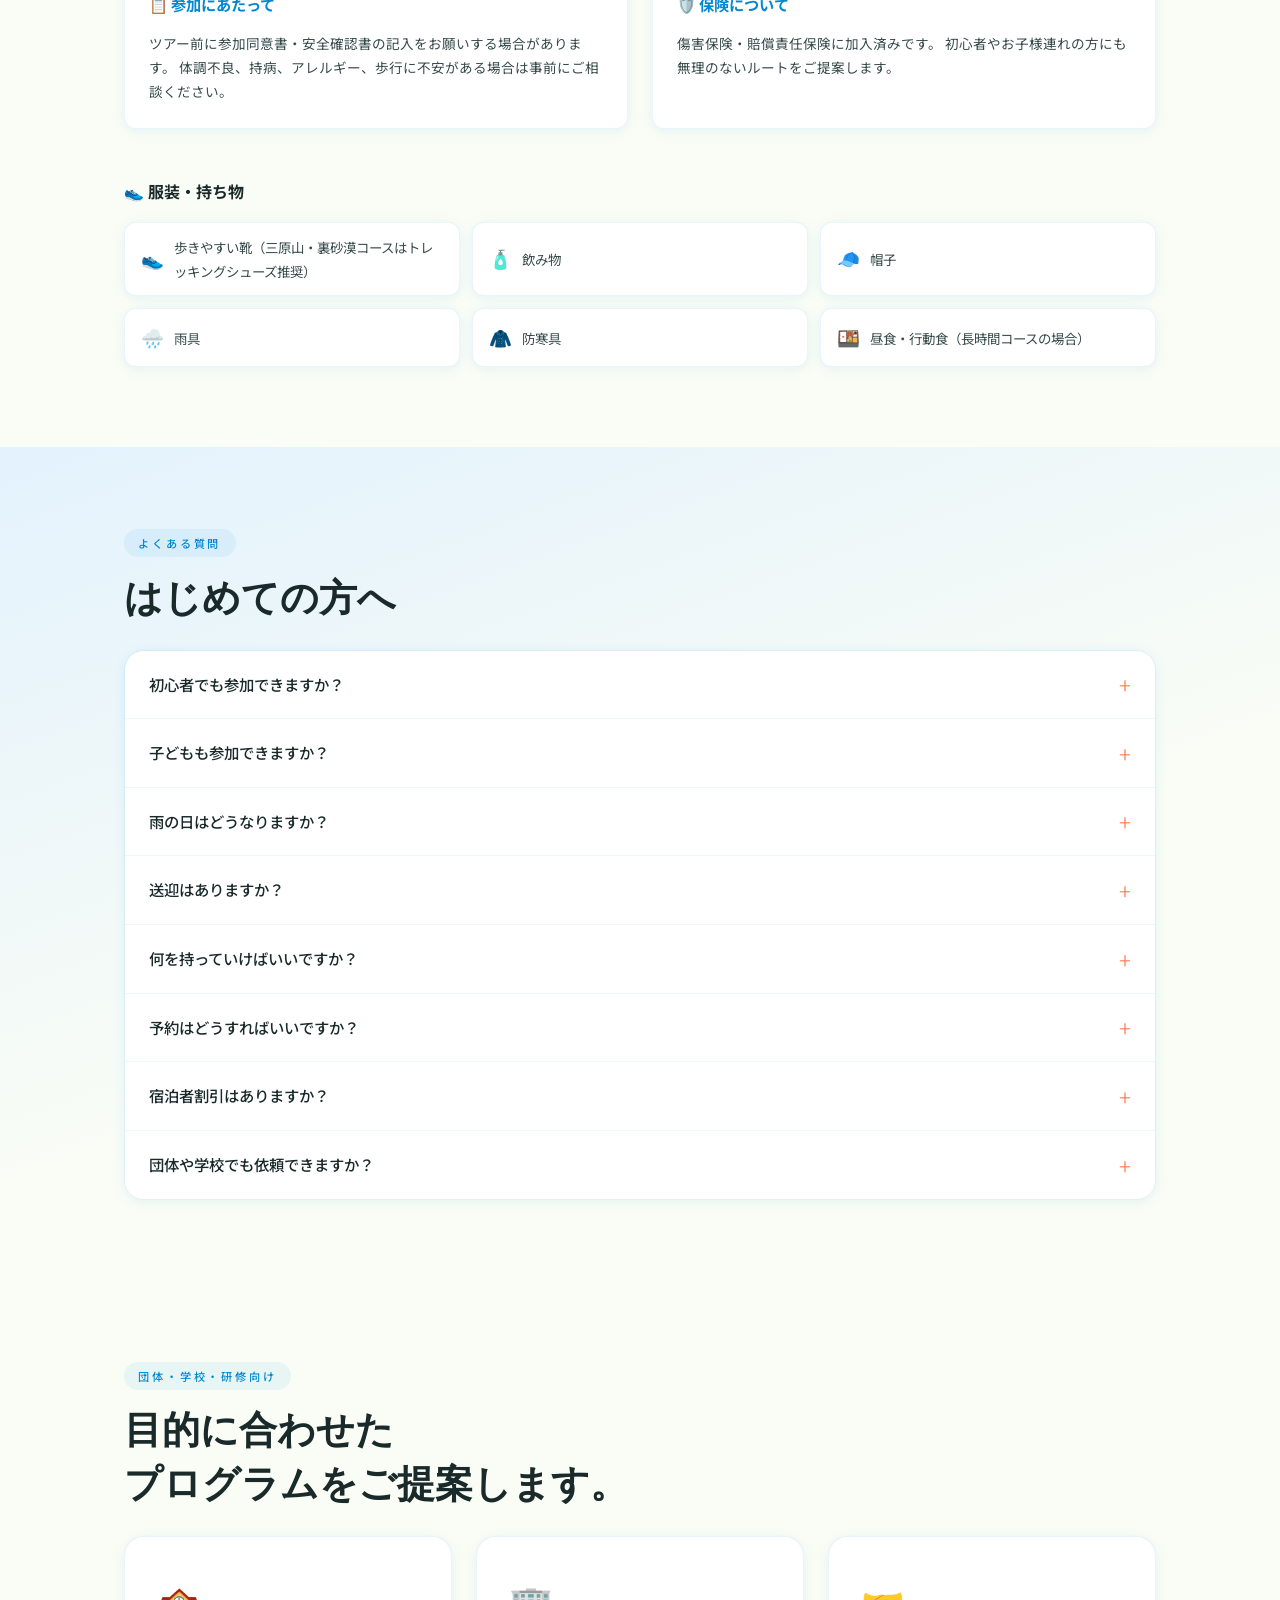
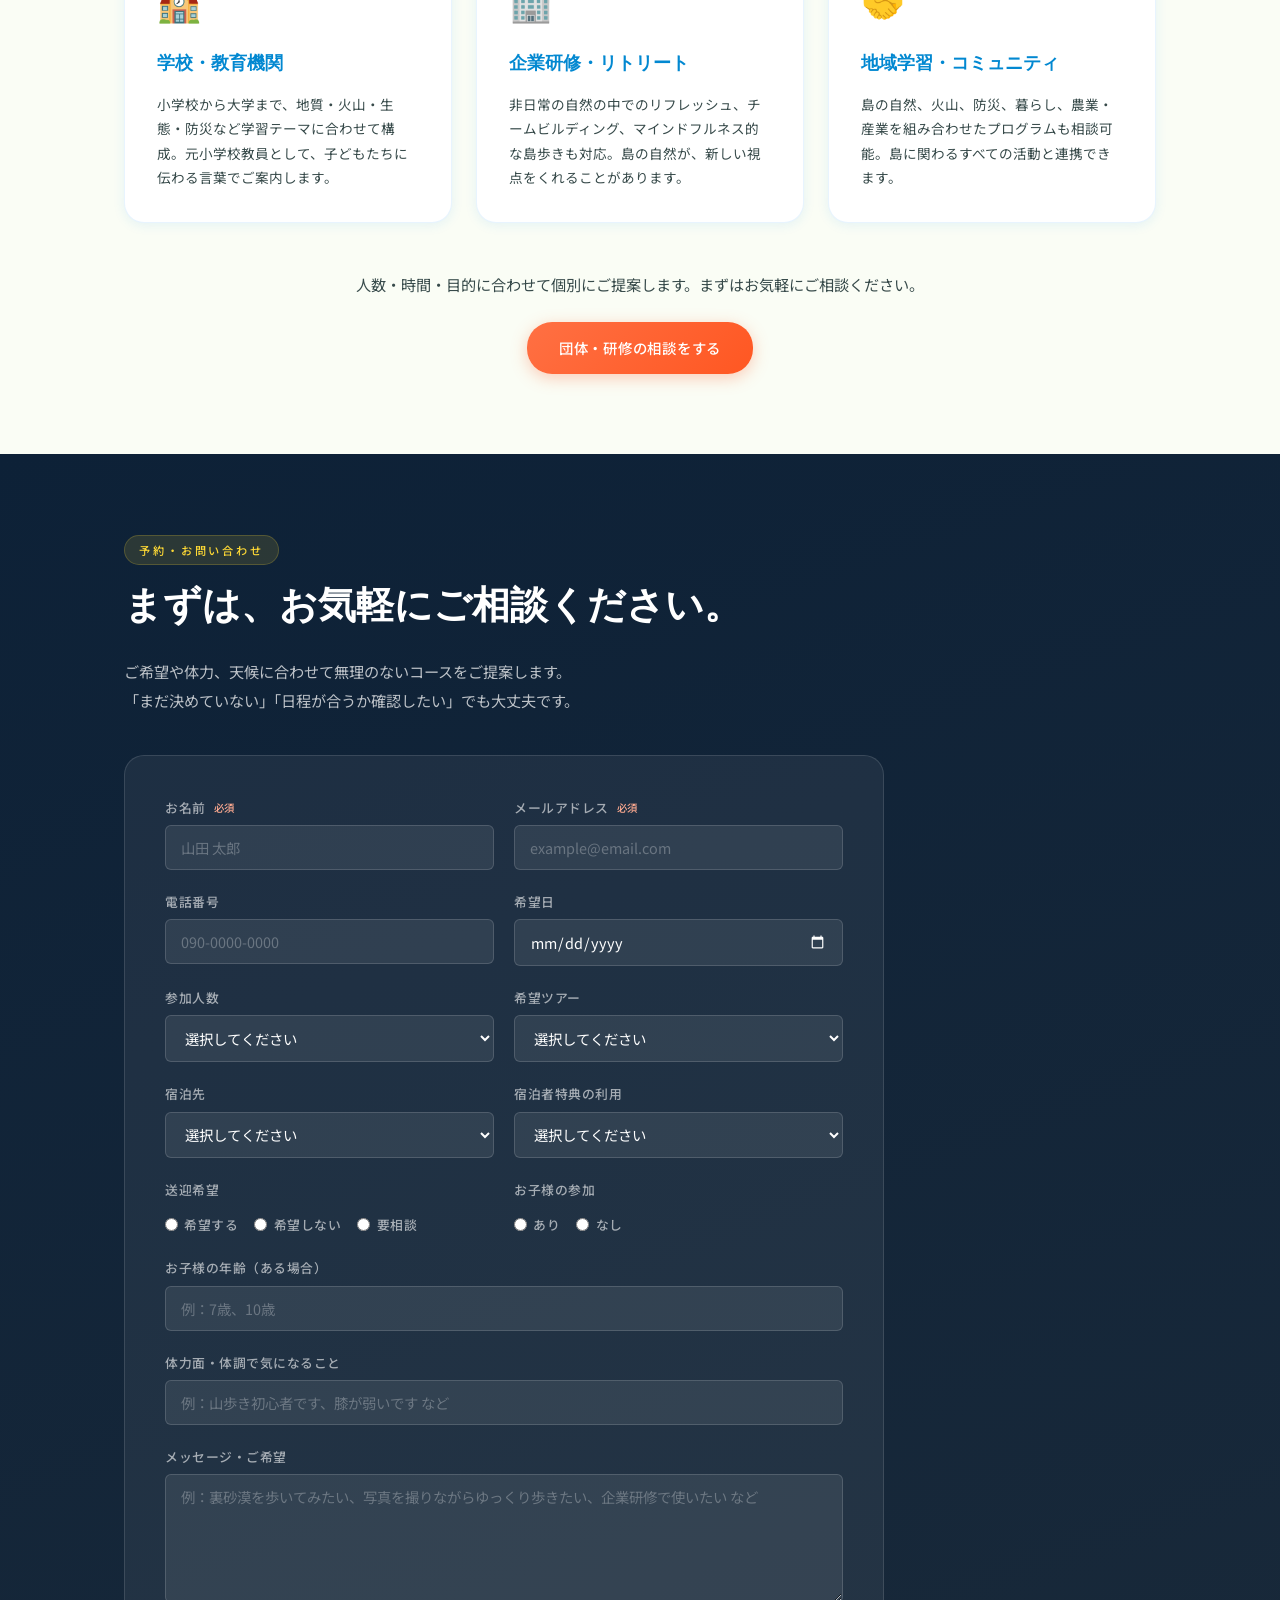
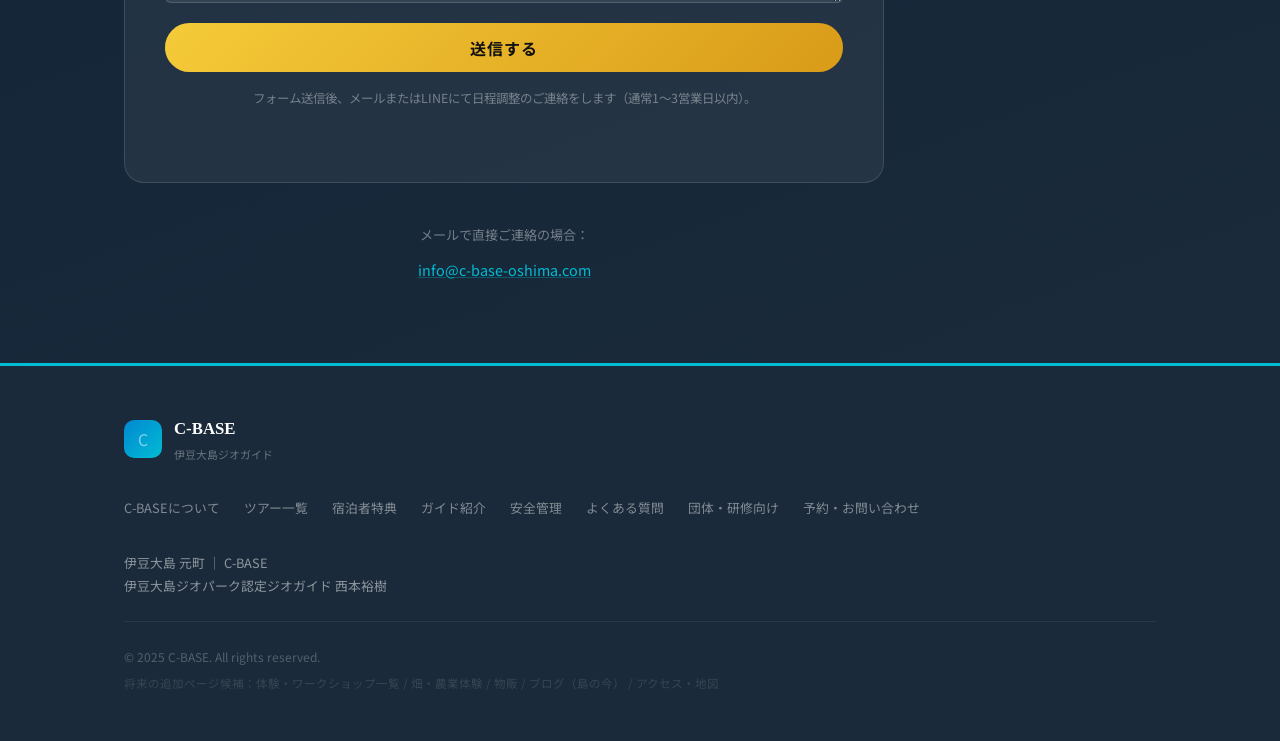
<file: c-base-github-upload-ready/index.html>
<!DOCTYPE html>
<html lang="ja">
<head>
  <meta charset="UTF-8" />
  <meta name="viewport" content="width=device-width, initial-scale=1.0" />
  <title>C-BASE｜伊豆大島ジオガイド 西本裕樹｜三原山・裏砂漠ツアー</title>
  <meta name="description" content="C-BASEは、伊豆大島ジオパーク認定ジオガイド西本裕樹による三原山・裏砂漠・溶岩地形・植物の再生を楽しむジオツアーを提供しています。Villa Limone、HOTEL Narumi宿泊者向け特典やアレンジツアー、団体・学校向けガイドにも対応。" />
  <meta property="og:title" content="C-BASE｜伊豆大島ジオガイド 西本裕樹" />
  <meta property="og:description" content="火山の島を、ただ見るだけで終わらせない。伊豆大島ジオパーク認定ジオガイドによる三原山・裏砂漠ツアー。" />
  <meta property="og:type" content="website" />
  <meta property="og:image" content="assets/images/hero.jpg" />
  <!-- Google Analytics: GA4トラッキングIDをここに追加してください -->
  <!-- <script async src="https://www.googletagmanager.com/gtag/js?id=G-XXXXXXXXXX"></script> -->
  <!-- <script>window.dataLayer=window.dataLayer||[];function gtag(){dataLayer.push(arguments);}gtag('js',new Date());gtag('config','G-XXXXXXXXXX');</script> -->

  <link rel="preconnect" href="https://fonts.googleapis.com" />
  <link rel="preconnect" href="https://fonts.gstatic.com" crossorigin />
  <link href="https://fonts.googleapis.com/css2?family=Noto+Serif+JP:wght@300;400;500;700&family=Noto+Sans+JP:wght@300;400;500&family=Playfair+Display:ital,wght@0,700;1,400&display=swap" rel="stylesheet" />

  <!-- 構造化データ: LocalBusiness + TouristTrip -->
  <script type="application/ld+json">
  {
    "@context": "https://schema.org",
    "@type": "TouristTrip",
    "name": "伊豆大島ジオガイドツアー C-BASE",
    "description": "伊豆大島ジオパーク認定ジオガイド西本裕樹による三原山・裏砂漠ツアー",
    "provider": {
      "@type": "LocalBusiness",
      "name": "C-BASE",
      "address": {
        "@type": "PostalAddress",
        "addressLocality": "大島町",
        "addressRegion": "東京都",
        "addressCountry": "JP"
      }
    }
  }
  </script>

  <link rel="stylesheet" href="styles.css" />
</head>
<body>

<!-- ========== HEADER / NAV ========== -->
<header class="site-header" id="top">
  <div class="header-inner">
    <a href="#top" class="logo">
      <span class="logo-mark">C</span><span class="logo-text">C-BASE</span>
      <span class="logo-sub">伊豆大島ジオガイド</span>
    </a>
    <button class="nav-toggle" id="navToggle" aria-label="メニューを開く">
      <span></span><span></span><span></span>
    </button>
    <nav class="global-nav" id="globalNav">
      <ul>
        <li><a href="#about">C-BASEについて</a></li>
        <li><a href="#tours">ツアー</a></li>
        <li><a href="#guest">宿泊者特典</a></li>
        <li><a href="#guide">ガイド紹介</a></li>
        <li><a href="#faq">よくある質問</a></li>
        <li><a href="#contact" class="nav-cta">予約・相談</a></li>
      </ul>
    </nav>
  </div>
</header>

<!-- ========== HERO ========== -->
<section class="hero" id="hero">
  <div class="hero-bg">
    <img src="assets/images/hero.jpg" alt="伊豆大島の三原山" class="hero-img" />
    <div class="hero-overlay"></div>
  </div>
  <div class="hero-content">
    <p class="hero-label">伊豆大島ジオパーク認定ジオガイド</p>
    <h1 class="hero-title">
      火山の島を、<br class="sp-only"/>ただ見るだけで<br/>終わらせない。
    </h1>
    <p class="hero-sub">
      三原山、裏砂漠、溶岩の大地、植物の再生、島の暮らし。<br/>
      ジオガイドと歩くことで、伊豆大島の景色が<br class="sp-only"/>少し違って見えてきます。
    </p>
    <div class="hero-ctas">
      <a href="#tours" class="btn btn-primary">ツアーを見る</a>
      <a href="#contact" class="btn btn-outline">予約・相談する</a>
      <a href="#guest" class="btn btn-ghost">宿泊者特典を見る</a>
    </div>
    <div class="hero-scroll">
      <span>scroll</span>
      <div class="scroll-line"></div>
    </div>
  </div>
</section>

<!-- ========== ABOUT ========== -->
<section class="section section-about" id="about">
  <div class="container">
    <div class="section-label">C-BASEについて</div>
    <h2 class="section-title">伊豆大島を、もっと深く。</h2>
    <div class="about-grid">
      <div class="about-text">
        <p>
          C-BASEは、伊豆大島の自然・火山・暮らし・宿泊体験をつなぐ、小さな拠点です。
        </p>
        <p>
          三原山、裏砂漠、溶岩地形、島に根づく植物たち——
          ただ景色を見るだけでも十分に美しいけれど、
          ジオガイドと一緒に歩くと、「なぜこの景色が生まれたのか」
          「火山と植物と島の暮らしがどうつながっているのか」が
          見えてきます。
        </p>
        <p>
          ジオガイドツアーを中心に、宿泊施設と連携した島時間の提案、
          地域の自然や文化を伝える体験づくりを行っています。
          伊豆大島に来るすべての人に、
          島の魅力をより深く感じてもらえる場所を目指しています。
        </p>
      </div>
      <div class="about-features">
        <div class="feature-item">
          <div class="feature-icon">🌋</div>
          <div class="feature-body">
            <strong>火山の大地を知る</strong>
            <p>三原山、裏砂漠、溶岩地形の成り立ちをわかりやすくご案内</p>
          </div>
        </div>
        <div class="feature-item">
          <div class="feature-icon">🌿</div>
          <div class="feature-body">
            <strong>植物と再生の物語</strong>
            <p>火山の大地に根づく植物たちの、たくましい再生の過程</p>
          </div>
        </div>
        <div class="feature-item">
          <div class="feature-icon">🏡</div>
          <div class="feature-body">
            <strong>島の暮らしとつながる</strong>
            <p>椿、明日葉、レモン、ホップ畑——自然と島の産業が交わる場所</p>
          </div>
        </div>
        <div class="feature-item">
          <div class="feature-icon">🏨</div>
          <div class="feature-body">
            <strong>宿泊と組み合わせる</strong>
            <p>Villa Limone・HOTEL Narumi・C-BASE宿泊者向け特典あり</p>
          </div>
        </div>
      </div>
    </div>
  </div>
</section>

<!-- ========== TOURS ========== -->
<section class="section section-tours" id="tours">
  <div class="container">
    <div class="section-label">ツアー一覧</div>
    <h2 class="section-title">伊豆大島を歩く、4つの選択肢</h2>
    <p class="section-lead">
      初めての方から歩き慣れた方まで、体力や目的に合わせてお選びください。
    </p>

    <div class="tours-grid">

      <!-- TOUR 1 -->
      <article class="tour-card" id="tour-sangenjzan">
        <div class="tour-card-img">
          <img src="assets/images/tour-sangenzan.jpg" alt="三原山ツアー" loading="lazy" />
          <div class="tour-badge">初心者・ファミリー向け</div>
        </div>
        <div class="tour-card-body">
          <div class="tour-number">Tour 01</div>
          <h3 class="tour-title">三原山ツアー</h3>
          <p class="tour-desc">
            三原山の火口周辺や溶岩地形、植物の移り変わりを楽しむトレッキングツアー。
            火山の力強さ、植物の再生、伊豆大島らしい景色を短時間で体感できます。
          </p>
          <div class="tour-meta">
            <div class="tour-meta-item">
              <span class="meta-label">所要時間</span>
              <span class="meta-value">約3時間</span>
            </div>
            <div class="tour-meta-item">
              <span class="meta-label">対象</span>
              <span class="meta-value">小学生以上</span>
            </div>
            <div class="tour-meta-item">
              <span class="meta-label">定員</span>
              <span class="meta-value">最大10名</span>
            </div>
          </div>
          <div class="tour-price-box">
            <div class="price-row">
              <span class="price-label">通常料金</span>
              <span class="price-value">¥7,000 <small>/ 1名</small></span>
            </div>
            <div class="price-row price-guest">
              <span class="price-label">🏡 宿泊者特典</span>
              <span class="price-value">¥6,500 <small>/ 1名</small></span>
            </div>
          </div>
          <div class="tour-route">
            <div class="route-label">モデルルート</div>
            <div class="route-steps">
              <span>山頂口集合</span>
              <span class="arr">→</span>
              <span>溶岩流・植生の説明</span>
              <span class="arr">→</span>
              <span>三原神社</span>
              <span class="arr">→</span>
              <span>火口展望</span>
              <span class="arr">→</span>
              <span>休憩しながら下山</span>
            </div>
          </div>
          <div class="tour-features">
            <span class="feature-tag">✓ 初心者おすすめ</span>
            <span class="feature-tag">✓ お子様連れ可</span>
            <span class="feature-tag">✓ 体力に合わせて調整</span>
          </div>
          <a href="#contact" class="btn btn-primary btn-block">このツアーを予約・相談する</a>
        </div>
      </article>

      <!-- TOUR 2 -->
      <article class="tour-card" id="tour-urasabaku">
        <div class="tour-card-img">
          <img src="assets/images/tour-urasabaku.jpg" alt="三原山・裏砂漠ツアー" loading="lazy" />
          <div class="tour-badge tour-badge-adv">上級・写真好きに</div>
        </div>
        <div class="tour-card-body">
          <div class="tour-number">Tour 02</div>
          <h3 class="tour-title">三原山・裏砂漠ツアー</h3>
          <p class="tour-desc">
            三原山から、日本で唯一「砂漠」と地図に表記される裏砂漠まで歩く、伊豆大島らしさを満喫できるツアー。
            黒い火山の大地と圧倒的なスケールの景色を楽しめます。
          </p>
          <div class="tour-meta">
            <div class="tour-meta-item">
              <span class="meta-label">所要時間</span>
              <span class="meta-value">約5〜6時間</span>
            </div>
            <div class="tour-meta-item">
              <span class="meta-label">対象</span>
              <span class="meta-value">小学生以上・歩き慣れた方</span>
            </div>
            <div class="tour-meta-item">
              <span class="meta-label">定員</span>
              <span class="meta-value">最大10名</span>
            </div>
          </div>
          <div class="tour-price-box">
            <div class="price-row">
              <span class="price-label">通常料金</span>
              <span class="price-value">¥10,000〜 <small>/ 1名</small></span>
            </div>
            <div class="price-row price-guest">
              <span class="price-label">🏡 宿泊者特典</span>
              <span class="price-value">¥9,000〜 <small>/ 1名</small></span>
            </div>
          </div>
          <div class="tour-route">
            <div class="route-label">モデルルート</div>
            <div class="route-steps">
              <span>山頂口集合</span>
              <span class="arr">→</span>
              <span>三原山トレッキング</span>
              <span class="arr">→</span>
              <span>火口周辺</span>
              <span class="arr">→</span>
              <span>裏砂漠へ</span>
              <span class="arr">→</span>
              <span>ジオロックガーデン</span>
            </div>
          </div>
          <div class="tour-features">
            <span class="feature-tag">✓ 非日常の絶景</span>
            <span class="feature-tag">✓ 写真好きにおすすめ</span>
            <span class="feature-tag">✓ 安全優先でコース調整</span>
          </div>
          <a href="#contact" class="btn btn-primary btn-block">このツアーを予約・相談する</a>
        </div>
      </article>

      <!-- TOUR 3 -->
      <article class="tour-card" id="tour-arrange">
        <div class="tour-card-img">
          <img src="assets/images/tour-arrange.jpg" alt="アレンジツアー" loading="lazy" />
          <div class="tour-badge tour-badge-custom">オーダーメイド</div>
        </div>
        <div class="tour-card-body">
          <div class="tour-number">Tour 03</div>
          <h3 class="tour-title">アレンジツアー</h3>
          <p class="tour-desc">
            「赤ダレを見たい」「写真を撮りながらゆっくり歩きたい」「家族で無理なく楽しみたい」——
            ご希望に合わせて内容を組み立てるオーダーメイドツアーです。
          </p>
          <div class="tour-meta">
            <div class="tour-meta-item">
              <span class="meta-label">所要時間</span>
              <span class="meta-value">3時間〜（相談可）</span>
            </div>
            <div class="tour-meta-item">
              <span class="meta-label">対象</span>
              <span class="meta-value">小学生以上</span>
            </div>
            <div class="tour-meta-item">
              <span class="meta-label">定員</span>
              <span class="meta-value">最大10名・団体応相談</span>
            </div>
          </div>
          <div class="tour-price-box">
            <div class="price-row">
              <span class="price-label">3時間コース</span>
              <span class="price-value">¥8,000 <small>/ 1名</small></span>
            </div>
            <div class="price-row">
              <span class="price-label">延長</span>
              <span class="price-value">+¥2,000 <small>/ 1時間</small></span>
            </div>
            <div class="price-row">
              <span class="price-label">5〜6時間コース</span>
              <span class="price-value">¥12,000〜14,000 <small>/ 1名</small></span>
            </div>
            <div class="price-row price-guest">
              <span class="price-label">🏡 宿泊者特典</span>
              <span class="price-value">通常料金より10%OFF</span>
            </div>
          </div>
          <div class="arrange-examples">
            <div class="arrange-label">コース例</div>
            <ul>
              <li>赤ダレ・カルデラ縁・裏砂漠・三原神社めぐり</li>
              <li>裏砂漠キャニオン観察コース</li>
              <li>ファミリー向けゆったりコース</li>
              <li>リトリート・仲間旅向けコース</li>
            </ul>
          </div>
          <a href="#contact" class="btn btn-primary btn-block">内容・日程を相談する</a>
        </div>
      </article>

      <!-- TOUR 4 -->
      <article class="tour-card tour-card-group" id="tour-group">
        <div class="tour-card-img">
          <img src="assets/images/tour-group.jpg" alt="団体・学校・研修向けガイド" loading="lazy" />
          <div class="tour-badge tour-badge-group">団体・法人対応</div>
        </div>
        <div class="tour-card-body">
          <div class="tour-number">Tour 04</div>
          <h3 class="tour-title">団体・学校・研修向けガイド</h3>
          <p class="tour-desc">
            学校団体、企業研修、リトリート、地域学習などにも対応。
            元小学校教員としての経験を活かし、年齢や目的に合わせてわかりやすくご案内します。
          </p>
          <div class="group-features">
            <div class="group-feature-item">
              <span class="gf-icon">🎒</span>
              <span>子ども向け説明・学習テーマに合わせた構成</span>
            </div>
            <div class="group-feature-item">
              <span class="gf-icon">🏢</span>
              <span>企業リトリート・チームビルディングにも対応</span>
            </div>
            <div class="group-feature-item">
              <span class="gf-icon">🌋</span>
              <span>火山・防災・島の暮らし・産業を組み合わせたプログラム</span>
            </div>
            <div class="group-feature-item">
              <span class="gf-icon">🔒</span>
              <span>安全管理重視・傷害保険・賠償責任保険加入済み</span>
            </div>
          </div>
          <div class="tour-price-box tour-price-inquiry">
            <p>料金は人数・時間・内容により個別見積もりです。</p>
            <p>まずはお気軽にご相談ください。</p>
          </div>
          <a href="#contact" class="btn btn-primary btn-block">内容・お見積もりを相談する</a>
        </div>
      </article>

    </div><!-- /tours-grid -->
  </div>
</section>

<!-- ========== GUEST BENEFITS ========== -->
<section class="section section-guest" id="guest">
  <div class="container">
    <div class="section-label">宿泊者特典</div>
    <h2 class="section-title">ご宿泊の方へ、<br/>より深い島時間を。</h2>
    <div class="guest-intro">
      <p>
        C-BASE・Villa Limone・HOTEL Narumiにご宿泊の方には、
        ご滞在日程に合わせて無理のないジオガイドツアーをご提案できます。
      </p>
      <p>
        「到着日の午後に軽く三原山へ」「チェックアウト前に島の見どころを知りたい」
        「リトリートの一部として自然の中を歩きたい」——
        宿での滞在とジオツアーを組み合わせることで、
        伊豆大島での時間がより深く、心に残るものになります。
      </p>
    </div>

    <div class="benefits-table">
      <div class="benefits-row benefits-header">
        <div class="bcol-tour">ツアー</div>
        <div class="bcol-normal">通常料金</div>
        <div class="bcol-guest">宿泊者特典</div>
      </div>
      <div class="benefits-row">
        <div class="bcol-tour">三原山ツアー（約3時間）</div>
        <div class="bcol-normal">¥7,000 / 1名</div>
        <div class="bcol-guest">¥6,500 / 1名</div>
      </div>
      <div class="benefits-row">
        <div class="bcol-tour">三原山・裏砂漠ツアー（約5〜6時間）</div>
        <div class="bcol-normal">¥10,000〜 / 1名</div>
        <div class="bcol-guest">¥9,000〜 / 1名</div>
      </div>
      <div class="benefits-row">
        <div class="bcol-tour">アレンジツアー</div>
        <div class="bcol-normal">通常料金</div>
        <div class="bcol-guest">通常料金より10%OFF</div>
      </div>
      <div class="benefits-row">
        <div class="bcol-tour">団体・研修・貸切</div>
        <div class="bcol-normal" colspan="2" style="grid-column: span 2; text-align:center">個別見積もり（要相談）</div>
      </div>
    </div>

    <div class="properties-grid">
      <div class="property-card">
        <div class="prop-img">
          <img src="assets/images/villa-limone.jpg" alt="Villa Limone" loading="lazy" />
        </div>
        <h4>Villa Limone</h4>
        <p>レモン畑に囲まれた、島暮らしを感じる一棟貸し宿泊施設</p>
      </div>
      <div class="property-card">
        <div class="prop-img">
          <img src="assets/images/hotel-narumi.jpg" alt="HOTEL Narumi" loading="lazy" />
        </div>
        <h4>HOTEL Narumi</h4>
        <p>伊豆大島・元町エリアの管理型ゲストハウス</p>
      </div>
      <div class="property-card">
        <div class="prop-img">
          <img src="assets/images/c-base-logo.jpg" alt="C-BASE" loading="lazy" class="c-base-card-logo" />
        </div>
        <h4>C-BASE</h4>
        <p>自然・火山・暮らし・体験をつなぐ、島の小さな拠点</p>
      </div>
    </div>

    <div class="guest-note">
      ※宿泊者特典は上記3施設のご宿泊者限定です。ご予約時に宿泊施設名をお知らせください。<br/>
      ※天候、火山ガス、強風などの状況により、安全を優先してコース変更または中止となる場合があります。
    </div>
  </div>
</section>

<!-- ========== GUIDE ========== -->
<section class="section section-guide" id="guide">
  <div class="container">
    <div class="guide-inner">
      <div class="guide-photo">
        <div class="guide-img-wrap">
          <img src="assets/images/guide.jpg" alt="ジオガイド 西本裕樹" loading="lazy" />
        </div>
      </div>
      <div class="guide-content">
        <div class="section-label">ガイド紹介</div>
        <h2 class="guide-name">西本 裕樹</h2>
        <div class="guide-titles">
          <span class="guide-title-badge">伊豆大島ジオパーク認定ジオガイド</span>
        </div>
        <p class="guide-bio">
          伊豆大島在住。元小学校教員として、子どもにも大人にもわかりやすく伝えることを大切にしてきました。
        </p>
        <p class="guide-bio">
          三原山や裏砂漠、火山の大地に根づく植物、島の暮らしや文化のつながりを、
          専門用語に頼りすぎず、楽しくわかりやすくご案内します。
        </p>
        <p class="guide-bio">
          C-BASEの運営、Villa LimoneやHOTEL Narumiの現地管理にも関わりながら、
          宿泊される方の島時間もサポートしています。
          レモン畑、ホップ畑、野菜畑など、島の畑仕事にも関わっており、
          火山の土地と島の暮らし・産業のつながりにも深い関心を持っています。
        </p>
        <div class="guide-values">
          <div class="guide-value-title">ガイドとして大切にしていること</div>
          <ul>
            <li>安全第一</li>
            <li>お客様の興味や体力に合わせる</li>
            <li>難しい話をわかりやすく</li>
            <li>景色の背景にある物語を伝える</li>
            <li>伊豆大島をまた訪れたくなる時間にする</li>
          </ul>
        </div>
      </div>
    </div>
  </div>
</section>

<!-- ========== SAFETY ========== -->
<section class="section section-safety" id="safety">
  <div class="container">
    <div class="section-label">安全管理・持ち物・注意事項</div>
    <h2 class="section-title">安全に、そして安心して。</h2>

    <div class="safety-grid">
      <div class="safety-block">
        <h3>⛰️ 活火山であることについて</h3>
        <p>
          伊豆大島は活火山です。天候、火山ガス、強風、濃霧、視界不良、
          参加者の体調により、コース変更・短縮・中止する場合があります。
          立入禁止区域には入りません。
        </p>
      </div>
      <div class="safety-block">
        <h3>🌿 自然環境の保全</h3>
        <p>
          岩石・植物・動物の採取は行いません。
          自然環境を大切にしながら歩きます。
        </p>
      </div>
      <div class="safety-block">
        <h3>📋 参加にあたって</h3>
        <p>
          ツアー前に参加同意書・安全確認書の記入をお願いする場合があります。
          体調不良、持病、アレルギー、歩行に不安がある場合は事前にご相談ください。
        </p>
      </div>
      <div class="safety-block">
        <h3>🛡️ 保険について</h3>
        <p>
          傷害保険・賠償責任保険に加入済みです。
          初心者やお子様連れの方にも無理のないルートをご提案します。
        </p>
      </div>
    </div>

    <div class="gear-section">
      <h3>👟 服装・持ち物</h3>
      <div class="gear-grid">
        <div class="gear-item"><span class="gear-icon">👟</span> 歩きやすい靴（三原山・裏砂漠コースはトレッキングシューズ推奨）</div>
        <div class="gear-item"><span class="gear-icon">🧴</span> 飲み物</div>
        <div class="gear-item"><span class="gear-icon">🧢</span> 帽子</div>
        <div class="gear-item"><span class="gear-icon">🌧️</span> 雨具</div>
        <div class="gear-item"><span class="gear-icon">🧥</span> 防寒具</div>
        <div class="gear-item"><span class="gear-icon">🍱</span> 昼食・行動食（長時間コースの場合）</div>
      </div>
    </div>
  </div>
</section>

<!-- ========== FAQ ========== -->
<section class="section section-faq" id="faq">
  <div class="container">
    <div class="section-label">よくある質問</div>
    <h2 class="section-title">はじめての方へ</h2>

    <div class="faq-list">
      <details class="faq-item">
        <summary>初心者でも参加できますか？</summary>
        <div class="faq-answer">
          三原山ツアーは初心者の方にもおすすめです。
          体力や天候に合わせて無理のないルートをご提案します。
          不安なことがあれば、事前のご相談もお気軽にどうぞ。
        </div>
      </details>
      <details class="faq-item">
        <summary>子どもも参加できますか？</summary>
        <div class="faq-answer">
          小学生以上を目安にしています。元小学校教員としての経験を活かし、
          お子様にもわかりやすくご案内します。
          未就学児の参加は内容により相談可能です。
        </div>
      </details>
      <details class="faq-item">
        <summary>雨の日はどうなりますか？</summary>
        <div class="faq-answer">
          小雨の場合は実施できることもありますが、強風、濃霧、火山ガス、雷など
          安全上の不安がある場合は中止またはコース変更します。
          天候によるキャンセルについては事前にご連絡します。
        </div>
      </details>
      <details class="faq-item">
        <summary>送迎はありますか？</summary>
        <div class="faq-answer">
          ご指定の場所への送迎は人数や日程により相談可能です。
          4名以上の場合は事前にご相談ください。
        </div>
      </details>
      <details class="faq-item">
        <summary>何を持っていけばいいですか？</summary>
        <div class="faq-answer">
          歩きやすい靴、飲み物、雨具、防寒具、帽子をご用意ください。
          長時間のコースでは昼食や行動食もお持ちください。
          詳しくは上の「服装・持ち物」の欄をご参照ください。
        </div>
      </details>
      <details class="faq-item">
        <summary>予約はどうすればいいですか？</summary>
        <div class="faq-answer">
          下のお問い合わせフォームからご相談ください。
          フォーム送信後に、メールまたはLINEで日程調整を行います。
          <!-- LINE予約ボタンを追加する場合はここに挿入 -->
        </div>
      </details>
      <details class="faq-item">
        <summary>宿泊者割引はありますか？</summary>
        <div class="faq-answer">
          C-BASE、Villa Limone、HOTEL Narumiにご宿泊の方限定の
          特典料金をご用意しています。
          ご予約時に宿泊施設名をお知らせください。
        </div>
      </details>
      <details class="faq-item">
        <summary>団体や学校でも依頼できますか？</summary>
        <div class="faq-answer">
          内容・人数・目的に合わせて個別にご提案します。
          学校団体、企業研修、リトリート、地域学習など、
          まずはお気軽にご相談ください。
        </div>
      </details>
    </div>
  </div>
</section>

<!-- ========== GROUP / CORPORATE ========== -->
<section class="section section-group" id="group">
  <div class="container">
    <div class="section-label">団体・学校・研修向け</div>
    <h2 class="section-title">目的に合わせた<br/>プログラムをご提案します。</h2>
    <div class="group-grid">
      <div class="group-card">
        <div class="group-card-icon">🏫</div>
        <h3>学校・教育機関</h3>
        <p>小学校から大学まで、地質・火山・生態・防災など学習テーマに合わせて構成。元小学校教員として、子どもたちに伝わる言葉でご案内します。</p>
      </div>
      <div class="group-card">
        <div class="group-card-icon">🏢</div>
        <h3>企業研修・リトリート</h3>
        <p>非日常の自然の中でのリフレッシュ、チームビルディング、マインドフルネス的な島歩きも対応。島の自然が、新しい視点をくれることがあります。</p>
      </div>
      <div class="group-card">
        <div class="group-card-icon">🤝</div>
        <h3>地域学習・コミュニティ</h3>
        <p>島の自然、火山、防災、暮らし、農業・産業を組み合わせたプログラムも相談可能。島に関わるすべての活動と連携できます。</p>
      </div>
    </div>
    <div class="group-cta">
      <p>人数・時間・目的に合わせて個別にご提案します。まずはお気軽にご相談ください。</p>
      <a href="#contact" class="btn btn-primary">団体・研修の相談をする</a>
    </div>
  </div>
</section>

<!-- ========== CONTACT ========== -->
<section class="section section-contact" id="contact">
  <div class="container">
    <div class="section-label">予約・お問い合わせ</div>
    <h2 class="section-title">まずは、お気軽にご相談ください。</h2>
    <p class="contact-lead">
      ご希望や体力、天候に合わせて無理のないコースをご提案します。<br/>
      「まだ決めていない」「日程が合うか確認したい」でも大丈夫です。
    </p>

    <form
      class="contact-form"
      id="contactForm"
      action="https://docs.google.com/forms/d/e/1FAIpQLScsmG00s6GyYVJwEJUoQyO8G5roQa8oSWwePQI_QMKOmFnTuw/formResponse"
      method="POST"
      target="googleFormResponse"
    >
      <div class="form-row">
        <div class="form-group">
          <label for="name">お名前 <span class="req">必須</span></label>
          <input id="name" name="entry.210535840" type="text" placeholder="山田 太郎" autocomplete="name" required />
        </div>
        <div class="form-group">
          <label for="email">メールアドレス <span class="req">必須</span></label>
          <input id="email" name="entry.297631842" type="email" placeholder="example@email.com" autocomplete="email" required />
        </div>
      </div>

      <div class="form-row">
        <div class="form-group">
          <label for="phone">電話番号</label>
          <input id="phone" name="entry.1086542064" type="tel" placeholder="090-0000-0000" autocomplete="tel" />
        </div>
        <div class="form-group">
          <label for="preferredDate">希望日</label>
          <input id="preferredDate" type="date" />
          <input id="preferredDateYear" name="entry.186385273_year" type="hidden" />
          <input id="preferredDateMonth" name="entry.186385273_month" type="hidden" />
          <input id="preferredDateDay" name="entry.186385273_day" type="hidden" />
        </div>
      </div>

      <div class="form-row">
        <div class="form-group">
          <label for="participants">参加人数</label>
          <select id="participants" name="entry.1893732646">
            <option value="">選択してください</option>
            <option value="1名">1名</option>
            <option value="2名">2名</option>
            <option value="3名">3名</option>
            <option value="4名">4名</option>
            <option value="5名">5名</option>
            <option value="6名">6名</option>
            <option value="7名">7名</option>
            <option value="8名">8名</option>
            <option value="9名">9名</option>
            <option value="10名">10名</option>
            <option value="10名以上（要相談）">10名以上（要相談）</option>
          </select>
        </div>
        <div class="form-group">
          <label for="tour">希望ツアー</label>
          <select id="tour" name="entry.965439102">
            <option value="">選択してください</option>
            <option value="三原山">三原山</option>
            <option value="三原山・裏砂漠">三原山・裏砂漠</option>
            <option value="アレンジツアー">アレンジツアー</option>
            <option value="団体・研修・貸切">団体・研修・貸切</option>
            <option value="その他">その他</option>
          </select>
        </div>
      </div>

      <div class="form-row">
        <div class="form-group">
          <label for="accommodation">宿泊先</label>
          <select id="accommodation" name="entry.684620976">
            <option value="">選択してください</option>
            <option value="C-BASE">C-BASE</option>
            <option value="Villa Limone">Villa Limone</option>
            <option value="HOTEL Narumi">HOTEL Narumi</option>
            <option value="その他の宿泊施設">その他の宿泊施設</option>
            <option value="日帰り">日帰り</option>
          </select>
        </div>
        <div class="form-group">
          <label for="guestBenefit">宿泊者特典の利用</label>
          <select id="guestBenefit">
            <option value="">選択してください</option>
            <option value="利用したい">利用したい</option>
            <option value="利用しない">利用しない</option>
            <option value="相談したい">相談したい</option>
          </select>
        </div>
      </div>

      <div class="form-row">
        <fieldset class="form-group form-choice">
          <legend>送迎希望</legend>
          <div class="check-options">
            <label class="check-label"><input type="radio" name="pickup" value="希望する" /> 希望する</label>
            <label class="check-label"><input type="radio" name="pickup" value="希望しない" /> 希望しない</label>
            <label class="check-label"><input type="radio" name="pickup" value="要相談" /> 要相談</label>
          </div>
        </fieldset>
        <fieldset class="form-group form-choice">
          <legend>お子様の参加</legend>
          <div class="check-options">
            <label class="check-label"><input type="radio" name="children" value="あり" /> あり</label>
            <label class="check-label"><input type="radio" name="children" value="なし" /> なし</label>
          </div>
        </fieldset>
      </div>

      <div class="form-group">
        <label for="childAges">お子様の年齢（ある場合）</label>
        <input id="childAges" type="text" placeholder="例：7歳、10歳" />
      </div>

      <div class="form-group">
        <label for="concerns">体力面・体調で気になること</label>
        <input id="concerns" type="text" placeholder="例：山歩き初心者です、膝が弱いです など" />
      </div>

      <div class="form-group">
        <label for="message">メッセージ・ご希望</label>
        <textarea id="message" rows="5" placeholder="例：裏砂漠を歩いてみたい、写真を撮りながらゆっくり歩きたい、企業研修で使いたい など"></textarea>
        <input id="googleMessage" name="entry.257882224" type="hidden" />
      </div>

      <input name="fvv" type="hidden" value="1" />
      <input name="pageHistory" type="hidden" value="0" />

      <button class="btn contact-submit" type="submit">送信する</button>
      <p class="form-note">フォーム送信後、メールまたはLINEにて日程調整のご連絡をします（通常1〜3営業日以内）。</p>
      <p class="form-status" id="formStatus" aria-live="polite"></p>
    </form>

    <iframe class="form-response-frame" id="googleFormResponse" name="googleFormResponse" title="フォーム送信結果"></iframe>

    <div class="contact-alt">
      <p>メールで直接ご連絡の場合：</p>
      <a href="mailto:info@c-base-oshima.com" class="contact-email">info@c-base-oshima.com</a>
    </div>
  </div>
</section>

<!-- ========== FOOTER ========== -->
<footer class="site-footer">
  <div class="footer-inner">
    <div class="footer-logo">
      <span class="logo-mark">C</span>
      <div>
        <div class="footer-logo-text">C-BASE</div>
        <div class="footer-logo-sub">伊豆大島ジオガイド</div>
      </div>
    </div>
    <div class="footer-links">
      <a href="#about">C-BASEについて</a>
      <a href="#tours">ツアー一覧</a>
      <a href="#guest">宿泊者特典</a>
      <a href="#guide">ガイド紹介</a>
      <a href="#safety">安全管理</a>
      <a href="#faq">よくある質問</a>
      <a href="#group">団体・研修向け</a>
      <a href="#contact">予約・お問い合わせ</a>
    </div>
    <div class="footer-info">
      <p>伊豆大島 元町 ｜ C-BASE</p>
      <p>伊豆大島ジオパーク認定ジオガイド 西本裕樹</p>
    </div>
    <div class="footer-copy">
      <p>© 2025 C-BASE. All rights reserved.</p>
      <p style="font-size:0.72rem;opacity:0.5;margin-top:0.3rem;">
        将来の追加ページ候補：体験・ワークショップ一覧 / 畑・農業体験 / 物販 / ブログ（島の今） / アクセス・地図
      </p>
    </div>
  </div>
</footer>

<!-- ========== FLOATING CTA ========== -->
<div class="floating-cta" id="floatingCta">
  <a href="#contact" class="btn btn-primary">予約・相談する</a>
</div>

<script src="script.js"></script>
</body>
</html>
</file>
<file: styles.css>
/* =====================================================
   C-BASE｜伊豆大島ジオガイド
   styles.css v2 — ポップ＆明るいリニューアル版
   カラーパレット：
     --sky-blue: #2196F3  (島の空)
     --ocean: #0288D1     (伊豆大島の海)
     --teal: #00BCD4      (浅瀬)
     --green: #43A047     (島の緑)
     --lemon: #FDD835     (レモン)
     --coral: #FF7043     (椿・アクセント)
     --sand: #FFF8E7      (砂浜)
     --dark: #1A2A3A      (深夜の火山)
   ===================================================== */
:root {
  --sky-blue:#2196F3; --ocean:#0288D1; --teal:#00BCD4;
  --green:#43A047; --green-light:#81C784; --green-dark:#2E7D32;
  --lemon:#FDD835; --lemon-light:#FFF59D; --lemon-dark:#F9A825;
  --coral:#FF7043; --coral-light:#FFAB91; --coral-dark:#BF360C;
  --sand:#FFF8E7; --sand2:#FFF3CD; --off-white:#FAFDF5;
  --dark:#1A2A3A; --dark2:#263544; --mid:#455A64;
  --text-dark:#1A2A2A; --text-mid:#374A4A; --text-light:#607D7D;
  --white:#FFFFFF;
  --font-display:'Kaisei Decol',serif;
  --font-body:'Noto Sans JP',sans-serif;
  --font-serif:'Noto Serif JP',serif;
  --font-en:'Righteous',cursive;
  --radius-sm:6px; --radius-md:12px; --radius-lg:20px; --radius-xl:32px;
  --shadow-sm:0 2px 12px rgba(33,150,243,.10);
  --shadow-md:0 6px 28px rgba(33,150,243,.14);
  --shadow-lg:0 12px 48px rgba(33,150,243,.18);
  --max-w:1080px; --gutter:1.5rem;
}
*,*::before,*::after{box-sizing:border-box;margin:0;padding:0}
html{scroll-behavior:smooth;font-size:16px}
body{font-family:var(--font-body);background:var(--off-white);color:var(--text-dark);line-height:1.8;overflow-x:hidden}
img{max-width:100%;height:auto;display:block}
a{color:inherit;text-decoration:none}
ul,ol{list-style:none}
button{font-family:inherit;cursor:pointer;border:none;background:none}
input,select,textarea{font-family:inherit;font-size:1rem}
.container{max-width:var(--max-w);margin:0 auto;padding:0 var(--gutter)}
.sp-only{display:none}

/* ===== GOOGLE FONTS ===== */
@import url('https://fonts.googleapis.com/css2?family=Kaisei+Decol:wght@400;500;700&family=Righteous&family=Noto+Sans+JP:wght@300;400;500&family=Noto+Serif+JP:wght@300;400;500&display=swap');

/* ===== HEADER ===== */
.site-header{position:fixed;top:0;left:0;right:0;z-index:1000;background:rgba(255,255,255,.96);backdrop-filter:blur(10px);border-bottom:2px solid var(--lemon);box-shadow:0 2px 16px rgba(33,150,243,.08);transition:all .3s}
.header-inner{max-width:var(--max-w);margin:0 auto;padding:0 var(--gutter);display:flex;align-items:center;justify-content:space-between;height:62px}
.logo{display:flex;align-items:center;gap:.6rem}
.logo-mark{width:38px;height:38px;background:linear-gradient(135deg,var(--ocean),var(--teal));border-radius:10px;display:flex;align-items:center;justify-content:center;flex-shrink:0;overflow:hidden}
.logo-mark img{width:100%;height:100%;object-fit:cover}
.logo-mark-text{font-family:var(--font-en);font-size:1.1rem;font-weight:700;color:#fff}
.logo-text{font-family:var(--font-en);font-size:1.1rem;font-weight:700;color:var(--ocean);letter-spacing:.04em}
.logo-sub{font-size:.65rem;color:var(--text-light);letter-spacing:.06em}
.global-nav ul{display:flex;gap:1.25rem;align-items:center}
.global-nav a{font-size:.82rem;color:var(--text-mid);font-weight:500;letter-spacing:.03em;transition:color .2s;white-space:nowrap;padding:.25rem .1rem;border-bottom:2px solid transparent}
.global-nav a:hover{color:var(--ocean);border-bottom-color:var(--teal)}
.nav-cta{background:linear-gradient(135deg,var(--coral),var(--coral-dark)) !important;color:#fff !important;padding:.45rem 1.1rem !important;border-radius:20px !important;border-bottom:none !important;box-shadow:0 3px 12px rgba(255,112,67,.3)}
.nav-cta:hover{transform:translateY(-1px);box-shadow:0 5px 18px rgba(255,112,67,.4) !important}
.nav-toggle{display:none;flex-direction:column;gap:5px;padding:4px}
.nav-toggle span{display:block;width:22px;height:2.5px;background:var(--ocean);border-radius:2px;transition:all .3s}

/* ===== BUTTONS ===== */
.btn{display:inline-flex;align-items:center;justify-content:center;padding:.8rem 2rem;border-radius:25px;font-size:.9rem;font-weight:500;letter-spacing:.05em;transition:all .25s;cursor:pointer;white-space:nowrap}
.btn-primary{background:linear-gradient(135deg,var(--coral) 0%,#FF5722 100%);color:#fff;box-shadow:0 4px 16px rgba(255,112,67,.35)}
.btn-primary:hover{transform:translateY(-2px);box-shadow:0 8px 24px rgba(255,112,67,.45)}
.btn-outline{background:transparent;color:#fff;border:2px solid rgba(255,255,255,.7)}
.btn-outline:hover{background:rgba(255,255,255,.15);border-color:#fff}
.btn-ghost{background:transparent;color:rgba(255,255,255,.75);font-size:.82rem;padding:.5rem 1.2rem;border:1px solid rgba(255,255,255,.3);border-radius:20px}
.btn-ghost:hover{background:rgba(255,255,255,.1);color:#fff}
.btn-ocean{background:linear-gradient(135deg,var(--ocean),var(--teal));color:#fff;box-shadow:0 4px 16px rgba(2,136,209,.3)}
.btn-ocean:hover{transform:translateY(-2px);box-shadow:0 8px 24px rgba(2,136,209,.4)}
.btn-block{width:100%;margin-top:1.25rem}
.btn-submit{width:100%;padding:1rem;font-size:1rem}

/* ===== HERO ===== */
.hero{position:relative;height:100vh;min-height:600px;display:flex;align-items:center;justify-content:center;overflow:hidden}
.hero-bg{position:absolute;inset:0}
.hero-svg-landscape{position:absolute;inset:0;width:100%;height:100%;object-fit:cover}
.hero-img{position:absolute;inset:0;width:100%;height:100%;object-fit:cover;object-position:center 55%}
.hero-overlay{position:absolute;inset:0;background:linear-gradient(160deg,rgba(2,100,180,.55) 0%,rgba(0,50,80,.3) 50%,rgba(0,30,50,.75) 100%);z-index:1}
.hero-wave{position:absolute;bottom:0;left:0;right:0;z-index:2}
.hero-content{position:relative;z-index:3;text-align:center;color:#fff;padding:0 var(--gutter);max-width:800px;margin-top:62px}
.hero-label{display:inline-block;font-size:.75rem;letter-spacing:.2em;color:var(--lemon);background:rgba(253,216,53,.15);border:1px solid rgba(253,216,53,.4);border-radius:20px;padding:.3rem 1.2rem;margin-bottom:1.5rem;opacity:0;animation:fadeUp 1s .3s forwards}
.hero-title{font-family:var(--font-display);font-size:clamp(2rem,5.5vw,3.8rem);font-weight:700;line-height:1.35;letter-spacing:.04em;margin-bottom:1.5rem;opacity:0;animation:fadeUp 1s .5s forwards;text-shadow:0 2px 20px rgba(0,0,0,.3)}
.hero-sub{font-size:clamp(.85rem,2vw,1rem);line-height:2.1;color:rgba(255,255,255,.88);margin-bottom:2.5rem;opacity:0;animation:fadeUp 1s .7s forwards}
.hero-ctas{display:flex;gap:1rem;justify-content:center;flex-wrap:wrap;opacity:0;animation:fadeUp 1s .9s forwards}
.hero-scroll{position:absolute;bottom:1.5rem;left:50%;transform:translateX(-50%);display:flex;flex-direction:column;align-items:center;gap:.5rem;font-size:.65rem;letter-spacing:.2em;color:rgba(255,255,255,.5);opacity:0;animation:fadeIn 2s 1.5s forwards;z-index:3}
.scroll-line{width:1px;height:40px;background:linear-gradient(to bottom,rgba(255,255,255,.5),transparent);animation:scrollPulse 2s infinite}
@keyframes fadeUp{from{opacity:0;transform:translateY(22px)}to{opacity:1;transform:translateY(0)}}
@keyframes fadeIn{from{opacity:0}to{opacity:.7}}
@keyframes scrollPulse{0%,100%{opacity:.3;transform:scaleY(1)}50%{opacity:.8;transform:scaleY(1.3)}}

/* ===== SECTION BASE ===== */
.section{padding:5rem 0}
.section-label{display:inline-block;font-size:.7rem;letter-spacing:.25em;color:var(--ocean);background:rgba(33,150,243,.08);border-radius:20px;padding:.25rem .9rem;margin-bottom:.9rem;font-weight:500}
.section-title{font-family:var(--font-display);font-size:clamp(1.5rem,3vw,2.4rem);font-weight:700;color:var(--text-dark);line-height:1.4;margin-bottom:1.5rem}
.section-lead{font-size:.95rem;color:var(--text-mid);margin-bottom:3rem;max-width:560px;line-height:1.9}

/* ===== ABOUT ===== */
.section-about{background:linear-gradient(160deg,#E3F2FD 0%,var(--off-white) 60%)}
.about-grid{display:grid;grid-template-columns:1fr 1fr;gap:4rem;align-items:start}
.about-text p{color:var(--text-mid);margin-bottom:1.2rem;font-size:.95rem;line-height:1.9}
.about-features{display:flex;flex-direction:column;gap:1rem}
.feature-item{display:flex;gap:1rem;align-items:flex-start;padding:1.25rem;background:#fff;border-radius:var(--radius-md);border:1px solid rgba(33,150,243,.1);box-shadow:var(--shadow-sm);transition:transform .25s,box-shadow .25s}
.feature-item:hover{transform:translateY(-3px);box-shadow:var(--shadow-md)}
.feature-icon{font-size:1.8rem;flex-shrink:0}
.feature-body strong{display:block;font-size:.95rem;font-weight:500;color:var(--ocean);margin-bottom:.3rem}
.feature-body p{font-size:.82rem;color:var(--text-light);line-height:1.6}

/* ===== TOURS ===== */
.section-tours{background:var(--off-white)}
.tours-grid{display:grid;grid-template-columns:repeat(2,1fr);gap:2rem}
.tour-card{background:#fff;border-radius:var(--radius-lg);overflow:hidden;box-shadow:var(--shadow-md);border:1px solid rgba(33,150,243,.08);transition:transform .3s,box-shadow .3s;display:flex;flex-direction:column}
.tour-card:hover{transform:translateY(-6px);box-shadow:var(--shadow-lg)}
.tour-card-img{position:relative;height:220px;overflow:hidden;flex-shrink:0}
.tour-card-img img{width:100%;height:100%;object-fit:cover;transition:transform .4s}
.tour-card:hover .tour-card-img img{transform:scale(1.05)}
.photo-credit{position:absolute;right:.65rem;bottom:.55rem;background:rgba(0,0,0,.45);color:rgba(255,255,255,.9);font-size:.62rem;line-height:1;padding:.32rem .5rem;border-radius:999px;letter-spacing:.03em;backdrop-filter:blur(3px)}
.img-placeholder{width:100%;height:100%;display:flex;align-items:center;justify-content:center;background:linear-gradient(135deg,#1A2A3A,#263544);color:rgba(255,255,255,.4);font-size:.85rem;letter-spacing:.1em}
.img-placeholder svg{width:100%;height:100%}
.tour-badge{position:absolute;top:1rem;left:1rem;font-size:.7rem;font-weight:700;padding:.3rem .9rem;border-radius:20px;letter-spacing:.04em;backdrop-filter:blur(4px)}
.tour-badge{background:rgba(253,216,53,.95);color:#5D4037}
.tour-badge-adv{background:rgba(2,136,209,.9);color:#fff}
.tour-badge-custom{background:rgba(67,160,71,.9);color:#fff}
.tour-badge-group{background:rgba(255,112,67,.9);color:#fff}
.tour-card-body{padding:1.75rem;display:flex;flex-direction:column;flex:1}
.tour-number{font-size:.68rem;letter-spacing:.22em;color:var(--teal);font-weight:700;margin-bottom:.4rem}
.tour-title{font-family:var(--font-display);font-size:1.3rem;font-weight:700;color:var(--text-dark);margin-bottom:.75rem;line-height:1.4}
.tour-desc{font-size:.88rem;color:var(--text-mid);line-height:1.8;margin-bottom:1.25rem}
.tour-meta{display:flex;flex-wrap:wrap;gap:.5rem;margin-bottom:1.25rem;padding-bottom:1.25rem;border-bottom:2px dashed rgba(33,150,243,.12)}
.tour-meta-item{display:flex;flex-direction:column;gap:.15rem;flex:1;min-width:80px}
.meta-label{font-size:.64rem;color:var(--text-light);letter-spacing:.06em;font-weight:500}
.meta-value{font-size:.83rem;font-weight:500;color:var(--ocean)}
.tour-price-box{background:linear-gradient(135deg,#E3F2FD,#E8F5E9);border-radius:var(--radius-md);padding:1rem 1.25rem;margin-bottom:1.25rem;border:1px solid rgba(33,150,243,.15)}
.price-row{display:flex;justify-content:space-between;align-items:center;gap:.5rem;padding:.3rem 0}
.price-row+.price-row{border-top:1px dashed rgba(33,150,243,.15)}
.price-label{font-size:.8rem;color:var(--text-light)}
.price-value{font-size:.98rem;font-weight:700;color:var(--ocean)}
.price-value small{font-size:.72rem;font-weight:400;color:var(--text-light)}
.price-guest .price-label{color:var(--green);font-weight:700}
.price-guest .price-value{color:var(--green)}
.tour-price-inquiry{background:linear-gradient(135deg,#1A2A3A,#263544);border-color:transparent}
.tour-price-inquiry p{font-size:.85rem;color:rgba(255,255,255,.75);line-height:1.7}
.tour-route{margin-bottom:1rem}
.route-label{font-size:.66rem;letter-spacing:.12em;color:var(--text-light);margin-bottom:.5rem;font-weight:500}
.route-steps{display:flex;flex-wrap:wrap;align-items:center;gap:.25rem;font-size:.78rem;color:var(--text-mid)}
.route-steps .arr{color:var(--coral);font-weight:700;font-size:.75rem}
.tour-features{display:flex;flex-wrap:wrap;gap:.5rem;margin-bottom:.25rem}
.feature-tag{font-size:.72rem;color:var(--green-dark);background:rgba(67,160,71,.1);padding:.25rem .65rem;border-radius:20px;font-weight:500;border:1px solid rgba(67,160,71,.2)}
.arrange-examples{margin-bottom:.5rem}
.arrange-label{font-size:.68rem;letter-spacing:.1em;color:var(--text-light);margin-bottom:.5rem;font-weight:500}
.arrange-examples ul{list-style:none}
.arrange-examples li{font-size:.83rem;color:var(--text-mid);padding:.3rem 0 .3rem 1.1rem;position:relative}
.arrange-examples li::before{content:'✦';position:absolute;left:0;color:var(--coral);font-size:.6rem;top:.55rem}
.group-features{display:flex;flex-direction:column;gap:.75rem;margin-bottom:1.5rem}
.group-feature-item{display:flex;gap:.75rem;align-items:flex-start;font-size:.85rem;color:var(--text-mid);line-height:1.65;background:rgba(33,150,243,.04);border-radius:var(--radius-sm);padding:.65rem .9rem}
.gf-icon{font-size:1.1rem;flex-shrink:0;margin-top:.05rem}

/* ===== GUEST BENEFITS ===== */
.section-guest{background:linear-gradient(160deg,var(--dark) 0%,#0D2137 100%);color:#fff;position:relative;overflow:hidden}
.section-guest::before{content:'';position:absolute;top:-60px;right:-60px;width:350px;height:350px;background:radial-gradient(circle,rgba(0,188,212,.12),transparent 70%);pointer-events:none}
.section-guest .section-title{color:#fff}
.section-guest .section-label{background:rgba(253,216,53,.12);color:var(--lemon);border:1px solid rgba(253,216,53,.2)}
.guest-intro{max-width:640px;margin-bottom:3rem}
.guest-intro p{color:rgba(255,255,255,.78);margin-bottom:1rem;font-size:.95rem;line-height:1.9}
.benefits-table{background:rgba(255,255,255,.06);border-radius:var(--radius-md);overflow:hidden;margin-bottom:3rem;border:1px solid rgba(255,255,255,.12)}
.benefits-row{display:grid;grid-template-columns:2fr 1fr 1fr}
.benefits-row+.benefits-row{border-top:1px solid rgba(255,255,255,.07)}
.benefits-header{background:rgba(253,216,53,.12);font-size:.72rem;letter-spacing:.1em;color:var(--lemon);font-weight:700}
.benefits-row>div{padding:.9rem 1.25rem;font-size:.88rem;color:rgba(255,255,255,.8)}
.bcol-guest{color:var(--lemon) !important;font-weight:700}
.properties-grid{display:grid;grid-template-columns:repeat(3,1fr);gap:1.5rem;margin-bottom:2rem}
.property-card{background:rgba(255,255,255,.07);border-radius:var(--radius-md);overflow:hidden;border:1px solid rgba(255,255,255,.1);transition:transform .25s,background .2s}
.property-card:hover{transform:translateY(-4px);background:rgba(255,255,255,.1)}
.property-card .prop-img{height:190px;overflow:hidden}
.property-card .prop-img img{width:100%;height:100%;object-fit:cover;object-position:center;transition:transform .4s}
.property-card .prop-img img[alt="Villa Limone"]{object-fit:contain;background:rgba(255,255,255,.96);padding:.25rem}
.property-card .prop-img img[alt="HOTEL Narumi"]{object-fit:contain;background:#152435;padding:.25rem}
.property-card .prop-img .c-base-card-logo{object-fit:contain;background:#fff}
.property-card:hover .prop-img img{transform:scale(1.06)}
.property-card .img-placeholder{height:160px;font-size:.8rem}
.property-card h4{font-family:var(--font-display);font-size:1rem;font-weight:700;color:#fff;padding:.75rem 1rem .25rem}
.property-card p{font-size:.78rem;color:rgba(255,255,255,.5);padding:0 1rem .75rem;line-height:1.6}
.guest-note{font-size:.78rem;color:rgba(255,255,255,.38);line-height:1.9;border-top:1px solid rgba(255,255,255,.1);padding-top:1.5rem}

/* ===== GUIDE ===== */
.section-guide{background:linear-gradient(160deg,#E8F5E9 0%,var(--off-white) 60%)}
.guide-inner{display:grid;grid-template-columns:360px 1fr;gap:4rem;align-items:start}
.guide-photo .img-placeholder,.guide-photo .guide-img-wrap{width:360px;aspect-ratio:912/1316;border-radius:var(--radius-lg);overflow:hidden;box-shadow:var(--shadow-lg)}
.guide-photo .guide-img-wrap img{width:100%;height:100%;object-fit:cover;object-position:center top}
.guide-name{font-family:var(--font-display);font-size:2.2rem;font-weight:700;color:var(--text-dark);margin-bottom:1rem;letter-spacing:.06em}
.guide-titles{margin-bottom:1.5rem}
.guide-title-badge{display:inline-block;font-size:.76rem;color:var(--ocean);background:rgba(33,150,243,.1);border:1.5px solid rgba(33,150,243,.25);padding:.32rem .9rem;border-radius:20px;font-weight:500}
.guide-bio{font-size:.93rem;color:var(--text-mid);line-height:1.95;margin-bottom:1rem}
.guide-values{background:linear-gradient(135deg,var(--dark),var(--dark2));border-radius:var(--radius-md);padding:1.5rem;margin-top:1.5rem}
.guide-value-title{font-size:.74rem;letter-spacing:.16em;color:var(--lemon);margin-bottom:1rem;font-weight:700}
.guide-values ul li{font-size:.88rem;color:rgba(255,255,255,.78);padding:.42rem 0 .42rem 1.3rem;position:relative;border-top:1px solid rgba(255,255,255,.06)}
.guide-values ul li:first-child{border-top:none}
.guide-values ul li::before{content:'✓';position:absolute;left:0;color:var(--green-light);font-weight:700;font-size:.85rem}

/* ===== SAFETY ===== */
.section-safety{background:var(--off-white)}
.safety-grid{display:grid;grid-template-columns:repeat(2,1fr);gap:1.5rem;margin-bottom:3rem}
.safety-block{background:#fff;border-radius:var(--radius-md);padding:1.5rem;border:1px solid rgba(33,150,243,.1);box-shadow:var(--shadow-sm)}
.safety-block h3{font-size:.95rem;font-weight:700;margin-bottom:.75rem;color:var(--ocean)}
.safety-block p{font-size:.85rem;color:var(--text-mid);line-height:1.8}
.gear-section h3{font-size:1rem;font-weight:700;margin-bottom:1rem;color:var(--text-dark)}
.gear-grid{display:grid;grid-template-columns:repeat(3,1fr);gap:.75rem}
.gear-item{display:flex;align-items:center;gap:.6rem;font-size:.84rem;color:var(--text-mid);background:#fff;padding:.75rem 1rem;border-radius:var(--radius-md);border:1px solid rgba(33,150,243,.1);box-shadow:var(--shadow-sm)}
.gear-icon{font-size:1.15rem;flex-shrink:0}

/* ===== FAQ ===== */
.section-faq{background:linear-gradient(160deg,#E3F2FD 0%,var(--off-white) 60%)}
.faq-list{display:flex;flex-direction:column;gap:0;border-radius:var(--radius-lg);overflow:hidden;border:1px solid rgba(33,150,243,.12);box-shadow:var(--shadow-sm)}
.faq-item{background:#fff;border-bottom:1px solid rgba(33,150,243,.08)}
.faq-item:last-child{border-bottom:none}
.faq-item summary{padding:1.25rem 1.5rem;font-size:.96rem;font-weight:500;color:var(--text-dark);cursor:pointer;display:flex;justify-content:space-between;align-items:center;list-style:none;gap:1rem;transition:background .2s}
.faq-item summary::-webkit-details-marker{display:none}
.faq-item summary::after{content:'+';font-size:1.4rem;color:var(--coral);flex-shrink:0;transition:transform .25s;font-weight:300;line-height:1}
.faq-item[open] summary::after{content:'−'}
.faq-item summary:hover{background:rgba(33,150,243,.04)}
.faq-answer{padding:0 1.5rem 1.25rem;font-size:.88rem;color:var(--text-mid);line-height:1.9}

/* ===== GROUP ===== */
.section-group{background:var(--off-white)}
.group-grid{display:grid;grid-template-columns:repeat(3,1fr);gap:1.5rem;margin-bottom:3rem}
.group-card{background:#fff;border-radius:var(--radius-lg);padding:2rem;border:1px solid rgba(33,150,243,.1);box-shadow:var(--shadow-sm);transition:transform .25s,box-shadow .25s}
.group-card:hover{transform:translateY(-4px);box-shadow:var(--shadow-md)}
.group-card-icon{font-size:2.2rem;margin-bottom:1rem}
.group-card h3{font-family:var(--font-display);font-size:1.1rem;font-weight:700;margin-bottom:.75rem;color:var(--ocean)}
.group-card p{font-size:.85rem;color:var(--text-mid);line-height:1.8}
.group-cta{text-align:center}
.group-cta p{font-size:.95rem;color:var(--text-mid);margin-bottom:1.5rem}

/* ===== CONTACT ===== */
.section-contact{background:linear-gradient(160deg,#0D2137,var(--dark));color:#fff}
.section-contact .section-title{color:#fff}
.section-contact .section-label{background:rgba(253,216,53,.12);color:var(--lemon);border:1px solid rgba(253,216,53,.2)}
.contact-lead{font-size:.95rem;color:rgba(255,255,255,.72);line-height:1.9;margin-bottom:2.5rem;max-width:540px}
.contact-form{background:rgba(255,255,255,.06);border-radius:var(--radius-lg);padding:2.5rem;border:1px solid rgba(255,255,255,.12);max-width:760px}
.form-row{display:grid;grid-template-columns:1fr 1fr;gap:1.25rem;margin-bottom:1.25rem}
.form-group{display:flex;flex-direction:column;gap:.4rem;margin-bottom:1.25rem}
.form-row .form-group{margin-bottom:0}
.form-group label{font-size:.8rem;color:rgba(255,255,255,.6);letter-spacing:.04em;font-weight:500}
.req{font-size:.65rem;color:var(--coral-light);margin-left:.3rem;vertical-align:1px}
.form-group input,.form-group select,.form-group textarea{background:rgba(255,255,255,.08);border:1.5px solid rgba(255,255,255,.15);border-radius:var(--radius-sm);padding:.68rem .95rem;color:#fff;font-size:.9rem;transition:border-color .2s,background .2s;width:100%}
.form-group input::placeholder,.form-group textarea::placeholder{color:rgba(255,255,255,.28)}
.form-group input[type="date"]{color-scheme:dark}
.form-group select option{background:#1A2A3A;color:#fff}
.form-group input:focus,.form-group select:focus,.form-group textarea:focus{outline:none;border-color:var(--teal);background:rgba(255,255,255,.11)}
.form-choice{border:0;padding:0;min-width:0}
.form-choice legend{font-size:.8rem;color:rgba(255,255,255,.6);letter-spacing:.04em;font-weight:500;margin-bottom:.75rem}
.check-options{display:flex;gap:1rem;flex-wrap:wrap}
.check-label{display:flex;align-items:center;gap:.4rem;font-size:.85rem;color:rgba(255,255,255,.72);cursor:pointer}
.check-label input[type="radio"]{width:auto;border:none;background:none;padding:0;accent-color:var(--teal)}
.contact-submit{display:block;width:100%;border:0;background:linear-gradient(135deg,#F5CB39,#D99B18);color:#111;font-weight:700;font-size:1rem;cursor:pointer}
.contact-submit:hover{transform:translateY(-1px);box-shadow:0 8px 24px rgba(217,155,24,.3)}
.contact-submit:disabled{cursor:wait;opacity:.72;transform:none}
.form-note{margin-top:1rem;font-size:.78rem;color:rgba(255,255,255,.38);text-align:center;line-height:1.7}
.form-status{min-height:1.5em;margin-top:.75rem;text-align:center;font-size:.85rem;color:var(--lemon)}
.form-response-frame{display:none}
.contact-alt{margin-top:2.5rem;text-align:center;max-width:760px}
.contact-alt p{font-size:.82rem;color:rgba(255,255,255,.4);margin-bottom:.5rem}
.contact-alt .contact-site-label{margin-top:1.25rem}
.contact-email{color:var(--teal);font-size:.9rem;text-decoration:underline;text-decoration-color:rgba(0,188,212,.3)}

/* ===== FOOTER ===== */
.site-footer{background:var(--dark);color:rgba(255,255,255,.5);padding:3rem 0;border-top:3px solid var(--teal)}
.footer-inner{max-width:var(--max-w);margin:0 auto;padding:0 var(--gutter)}
.footer-logo{display:flex;align-items:center;gap:.75rem;margin-bottom:2rem}
.footer-logo .logo-mark{width:38px;height:38px;border-radius:10px;overflow:hidden}
.footer-logo .logo-mark img{width:100%;height:100%;object-fit:cover}
.footer-logo-text{font-family:var(--font-en);font-size:1.05rem;font-weight:700;color:#fff}
.footer-logo-sub{font-size:.68rem;color:rgba(255,255,255,.35)}
.footer-links{display:flex;flex-wrap:wrap;gap:.5rem 1.5rem;margin-bottom:2rem}
.footer-links a{font-size:.8rem;color:rgba(255,255,255,.45);transition:color .2s}
.footer-links a:hover{color:var(--lemon)}
.footer-info{font-size:.8rem;line-height:1.8;margin-bottom:1.5rem}
.footer-info a{color:rgba(255,255,255,.65);text-decoration:underline;text-decoration-color:rgba(255,255,255,.2)}
.footer-info a:hover{color:var(--lemon)}
.footer-copy{font-size:.75rem;color:rgba(255,255,255,.25);border-top:1px solid rgba(255,255,255,.07);padding-top:1.5rem}

/* ===== FLOATING CTA ===== */
.floating-cta{position:fixed;bottom:1.5rem;right:1.5rem;z-index:500;opacity:0;transform:translateY(20px);transition:all .4s;pointer-events:none}
.floating-cta.visible{opacity:1;transform:translateY(0);pointer-events:auto}
.floating-cta.hidden-at-contact{opacity:0;transform:translateY(20px);pointer-events:none}
.floating-cta .btn{box-shadow:0 6px 28px rgba(255,112,67,.5)}

/* ===== TABLET ===== */
@media(max-width:900px){
  .about-grid,.guide-inner{grid-template-columns:1fr;gap:2.5rem}
  .tours-grid{grid-template-columns:1fr;max-width:560px;margin:0 auto}
  .guide-photo .img-placeholder,.guide-photo .guide-img-wrap{width:min(100%,360px);height:auto;margin:0 auto}
  .properties-grid{grid-template-columns:1fr}
  .group-grid{grid-template-columns:1fr}
  .gear-grid{grid-template-columns:repeat(2,1fr)}
  .benefits-row{grid-template-columns:1fr 1fr}
  .benefits-row .bcol-normal{display:none}
  .global-nav{display:none}
  .global-nav.open{display:block}
}
/* ===== MOBILE ===== */
@media(max-width:640px){
  :root{--gutter:1rem}
  .sp-only{display:inline}
  .section{padding:3.5rem 0}
  .nav-toggle{display:flex}
  .global-nav{display:none;position:absolute;top:62px;left:0;right:0;background:rgba(255,255,255,.98);border-top:2px solid var(--lemon);padding:1rem 0;box-shadow:0 8px 24px rgba(0,0,0,.1)}
  .global-nav.open{display:block}
  .global-nav ul{flex-direction:column;gap:0}
  .global-nav ul li{width:100%}
  .global-nav a{display:block;padding:.85rem var(--gutter);border-bottom:1px solid rgba(33,150,243,.06);color:var(--text-dark) !important}
  .nav-cta{margin:.75rem var(--gutter);display:block;text-align:center;color:#fff !important;border-radius:25px !important}
  .hero-title{font-size:1.85rem}
  .hero-ctas{flex-direction:column;align-items:center}
  .hero-ctas .btn{width:100%;max-width:300px}
  .tours-grid{grid-template-columns:1fr}
  .form-row{grid-template-columns:1fr}
  .contact-form{padding:1.5rem}
  .safety-grid{grid-template-columns:1fr}
  .gear-grid{grid-template-columns:1fr}
  .benefits-row{grid-template-columns:1fr}
  .bcol-normal{display:none}
  .guide-photo .guide-img-wrap{width:min(100%,330px);height:auto}
  .floating-cta{bottom:1rem;right:1rem}
  .floating-cta .btn{font-size:.82rem;padding:.65rem 1.25rem}
}
</file>
<file: c-base-github-upload-ready 2/styles.css>
/* =====================================================
   C-BASE｜伊豆大島ジオガイド
   styles.css v2 — ポップ＆明るいリニューアル版
   カラーパレット：
     --sky-blue: #2196F3  (島の空)
     --ocean: #0288D1     (伊豆大島の海)
     --teal: #00BCD4      (浅瀬)
     --green: #43A047     (島の緑)
     --lemon: #FDD835     (レモン)
     --coral: #FF7043     (椿・アクセント)
     --sand: #FFF8E7      (砂浜)
     --dark: #1A2A3A      (深夜の火山)
   ===================================================== */
:root {
  --sky-blue:#2196F3; --ocean:#0288D1; --teal:#00BCD4;
  --green:#43A047; --green-light:#81C784; --green-dark:#2E7D32;
  --lemon:#FDD835; --lemon-light:#FFF59D; --lemon-dark:#F9A825;
  --coral:#FF7043; --coral-light:#FFAB91; --coral-dark:#BF360C;
  --sand:#FFF8E7; --sand2:#FFF3CD; --off-white:#FAFDF5;
  --dark:#1A2A3A; --dark2:#263544; --mid:#455A64;
  --text-dark:#1A2A2A; --text-mid:#374A4A; --text-light:#607D7D;
  --white:#FFFFFF;
  --font-display:'Kaisei Decol',serif;
  --font-body:'Noto Sans JP',sans-serif;
  --font-serif:'Noto Serif JP',serif;
  --font-en:'Righteous',cursive;
  --radius-sm:6px; --radius-md:12px; --radius-lg:20px; --radius-xl:32px;
  --shadow-sm:0 2px 12px rgba(33,150,243,.10);
  --shadow-md:0 6px 28px rgba(33,150,243,.14);
  --shadow-lg:0 12px 48px rgba(33,150,243,.18);
  --max-w:1080px; --gutter:1.5rem;
}
*,*::before,*::after{box-sizing:border-box;margin:0;padding:0}
html{scroll-behavior:smooth;font-size:16px}
body{font-family:var(--font-body);background:var(--off-white);color:var(--text-dark);line-height:1.8;overflow-x:hidden}
img{max-width:100%;height:auto;display:block}
a{color:inherit;text-decoration:none}
ul,ol{list-style:none}
button{font-family:inherit;cursor:pointer;border:none;background:none}
input,select,textarea{font-family:inherit;font-size:1rem}
.container{max-width:var(--max-w);margin:0 auto;padding:0 var(--gutter)}
.sp-only{display:none}

/* ===== GOOGLE FONTS ===== */
@import url('https://fonts.googleapis.com/css2?family=Kaisei+Decol:wght@400;500;700&family=Righteous&family=Noto+Sans+JP:wght@300;400;500&family=Noto+Serif+JP:wght@300;400;500&display=swap');

/* ===== HEADER ===== */
.site-header{position:fixed;top:0;left:0;right:0;z-index:1000;background:rgba(255,255,255,.96);backdrop-filter:blur(10px);border-bottom:2px solid var(--lemon);box-shadow:0 2px 16px rgba(33,150,243,.08);transition:all .3s}
.header-inner{max-width:var(--max-w);margin:0 auto;padding:0 var(--gutter);display:flex;align-items:center;justify-content:space-between;height:62px}
.logo{display:flex;align-items:center;gap:.6rem}
.logo-mark{width:38px;height:38px;background:linear-gradient(135deg,var(--ocean),var(--teal));border-radius:10px;display:flex;align-items:center;justify-content:center;flex-shrink:0;overflow:hidden}
.logo-mark img{width:100%;height:100%;object-fit:cover}
.logo-mark-text{font-family:var(--font-en);font-size:1.1rem;font-weight:700;color:#fff}
.logo-text{font-family:var(--font-en);font-size:1.1rem;font-weight:700;color:var(--ocean);letter-spacing:.04em}
.logo-sub{font-size:.65rem;color:var(--text-light);letter-spacing:.06em}
.global-nav ul{display:flex;gap:1.25rem;align-items:center}
.global-nav a{font-size:.82rem;color:var(--text-mid);font-weight:500;letter-spacing:.03em;transition:color .2s;white-space:nowrap;padding:.25rem .1rem;border-bottom:2px solid transparent}
.global-nav a:hover{color:var(--ocean);border-bottom-color:var(--teal)}
.nav-cta{background:linear-gradient(135deg,var(--coral),var(--coral-dark)) !important;color:#fff !important;padding:.45rem 1.1rem !important;border-radius:20px !important;border-bottom:none !important;box-shadow:0 3px 12px rgba(255,112,67,.3)}
.nav-cta:hover{transform:translateY(-1px);box-shadow:0 5px 18px rgba(255,112,67,.4) !important}
.nav-toggle{display:none;flex-direction:column;gap:5px;padding:4px}
.nav-toggle span{display:block;width:22px;height:2.5px;background:var(--ocean);border-radius:2px;transition:all .3s}

/* ===== BUTTONS ===== */
.btn{display:inline-flex;align-items:center;justify-content:center;padding:.8rem 2rem;border-radius:25px;font-size:.9rem;font-weight:500;letter-spacing:.05em;transition:all .25s;cursor:pointer;white-space:nowrap}
.btn-primary{background:linear-gradient(135deg,var(--coral) 0%,#FF5722 100%);color:#fff;box-shadow:0 4px 16px rgba(255,112,67,.35)}
.btn-primary:hover{transform:translateY(-2px);box-shadow:0 8px 24px rgba(255,112,67,.45)}
.btn-outline{background:transparent;color:#fff;border:2px solid rgba(255,255,255,.7)}
.btn-outline:hover{background:rgba(255,255,255,.15);border-color:#fff}
.btn-ghost{background:transparent;color:rgba(255,255,255,.75);font-size:.82rem;padding:.5rem 1.2rem;border:1px solid rgba(255,255,255,.3);border-radius:20px}
.btn-ghost:hover{background:rgba(255,255,255,.1);color:#fff}
.btn-ocean{background:linear-gradient(135deg,var(--ocean),var(--teal));color:#fff;box-shadow:0 4px 16px rgba(2,136,209,.3)}
.btn-ocean:hover{transform:translateY(-2px);box-shadow:0 8px 24px rgba(2,136,209,.4)}
.btn-block{width:100%;margin-top:1.25rem}
.btn-submit{width:100%;padding:1rem;font-size:1rem}

/* ===== HERO ===== */
.hero{position:relative;height:100vh;min-height:600px;display:flex;align-items:center;justify-content:center;overflow:hidden}
.hero-bg{position:absolute;inset:0}
.hero-svg-landscape{position:absolute;inset:0;width:100%;height:100%;object-fit:cover}
.hero-img{position:absolute;inset:0;width:100%;height:100%;object-fit:cover;object-position:center 55%}
.hero-overlay{position:absolute;inset:0;background:linear-gradient(160deg,rgba(2,100,180,.55) 0%,rgba(0,50,80,.3) 50%,rgba(0,30,50,.75) 100%);z-index:1}
.hero-wave{position:absolute;bottom:0;left:0;right:0;z-index:2}
.hero-content{position:relative;z-index:3;text-align:center;color:#fff;padding:0 var(--gutter);max-width:800px;margin-top:62px}
.hero-label{display:inline-block;font-size:.75rem;letter-spacing:.2em;color:var(--lemon);background:rgba(253,216,53,.15);border:1px solid rgba(253,216,53,.4);border-radius:20px;padding:.3rem 1.2rem;margin-bottom:1.5rem;opacity:0;animation:fadeUp 1s .3s forwards}
.hero-title{font-family:var(--font-display);font-size:clamp(2rem,5.5vw,3.8rem);font-weight:700;line-height:1.35;letter-spacing:.04em;margin-bottom:1.5rem;opacity:0;animation:fadeUp 1s .5s forwards;text-shadow:0 2px 20px rgba(0,0,0,.3)}
.hero-sub{font-size:clamp(.85rem,2vw,1rem);line-height:2.1;color:rgba(255,255,255,.88);margin-bottom:2.5rem;opacity:0;animation:fadeUp 1s .7s forwards}
.hero-ctas{display:flex;gap:1rem;justify-content:center;flex-wrap:wrap;opacity:0;animation:fadeUp 1s .9s forwards}
.hero-scroll{position:absolute;bottom:1.5rem;left:50%;transform:translateX(-50%);display:flex;flex-direction:column;align-items:center;gap:.5rem;font-size:.65rem;letter-spacing:.2em;color:rgba(255,255,255,.5);opacity:0;animation:fadeIn 2s 1.5s forwards;z-index:3}
.scroll-line{width:1px;height:40px;background:linear-gradient(to bottom,rgba(255,255,255,.5),transparent);animation:scrollPulse 2s infinite}
@keyframes fadeUp{from{opacity:0;transform:translateY(22px)}to{opacity:1;transform:translateY(0)}}
@keyframes fadeIn{from{opacity:0}to{opacity:.7}}
@keyframes scrollPulse{0%,100%{opacity:.3;transform:scaleY(1)}50%{opacity:.8;transform:scaleY(1.3)}}

/* ===== SECTION BASE ===== */
.section{padding:5rem 0}
.section-label{display:inline-block;font-size:.7rem;letter-spacing:.25em;color:var(--ocean);background:rgba(33,150,243,.08);border-radius:20px;padding:.25rem .9rem;margin-bottom:.9rem;font-weight:500}
.section-title{font-family:var(--font-display);font-size:clamp(1.5rem,3vw,2.4rem);font-weight:700;color:var(--text-dark);line-height:1.4;margin-bottom:1.5rem}
.section-lead{font-size:.95rem;color:var(--text-mid);margin-bottom:3rem;max-width:560px;line-height:1.9}

/* ===== ABOUT ===== */
.section-about{background:linear-gradient(160deg,#E3F2FD 0%,var(--off-white) 60%)}
.about-grid{display:grid;grid-template-columns:1fr 1fr;gap:4rem;align-items:start}
.about-text p{color:var(--text-mid);margin-bottom:1.2rem;font-size:.95rem;line-height:1.9}
.about-features{display:flex;flex-direction:column;gap:1rem}
.feature-item{display:flex;gap:1rem;align-items:flex-start;padding:1.25rem;background:#fff;border-radius:var(--radius-md);border:1px solid rgba(33,150,243,.1);box-shadow:var(--shadow-sm);transition:transform .25s,box-shadow .25s}
.feature-item:hover{transform:translateY(-3px);box-shadow:var(--shadow-md)}
.feature-icon{font-size:1.8rem;flex-shrink:0}
.feature-body strong{display:block;font-size:.95rem;font-weight:500;color:var(--ocean);margin-bottom:.3rem}
.feature-body p{font-size:.82rem;color:var(--text-light);line-height:1.6}

/* ===== TOURS ===== */
.section-tours{background:var(--off-white)}
.tours-grid{display:grid;grid-template-columns:repeat(2,1fr);gap:2rem}
.tour-card{background:#fff;border-radius:var(--radius-lg);overflow:hidden;box-shadow:var(--shadow-md);border:1px solid rgba(33,150,243,.08);transition:transform .3s,box-shadow .3s;display:flex;flex-direction:column}
.tour-card:hover{transform:translateY(-6px);box-shadow:var(--shadow-lg)}
.tour-card-img{position:relative;height:220px;overflow:hidden;flex-shrink:0}
.tour-card-img img{width:100%;height:100%;object-fit:cover;transition:transform .4s}
.tour-card:hover .tour-card-img img{transform:scale(1.05)}
.img-placeholder{width:100%;height:100%;display:flex;align-items:center;justify-content:center;background:linear-gradient(135deg,#1A2A3A,#263544);color:rgba(255,255,255,.4);font-size:.85rem;letter-spacing:.1em}
.img-placeholder svg{width:100%;height:100%}
.tour-badge{position:absolute;top:1rem;left:1rem;font-size:.7rem;font-weight:700;padding:.3rem .9rem;border-radius:20px;letter-spacing:.04em;backdrop-filter:blur(4px)}
.tour-badge{background:rgba(253,216,53,.95);color:#5D4037}
.tour-badge-adv{background:rgba(2,136,209,.9);color:#fff}
.tour-badge-custom{background:rgba(67,160,71,.9);color:#fff}
.tour-badge-group{background:rgba(255,112,67,.9);color:#fff}
.tour-card-body{padding:1.75rem;display:flex;flex-direction:column;flex:1}
.tour-number{font-size:.68rem;letter-spacing:.22em;color:var(--teal);font-weight:700;margin-bottom:.4rem}
.tour-title{font-family:var(--font-display);font-size:1.3rem;font-weight:700;color:var(--text-dark);margin-bottom:.75rem;line-height:1.4}
.tour-desc{font-size:.88rem;color:var(--text-mid);line-height:1.8;margin-bottom:1.25rem}
.tour-meta{display:flex;flex-wrap:wrap;gap:.5rem;margin-bottom:1.25rem;padding-bottom:1.25rem;border-bottom:2px dashed rgba(33,150,243,.12)}
.tour-meta-item{display:flex;flex-direction:column;gap:.15rem;flex:1;min-width:80px}
.meta-label{font-size:.64rem;color:var(--text-light);letter-spacing:.06em;font-weight:500}
.meta-value{font-size:.83rem;font-weight:500;color:var(--ocean)}
.tour-price-box{background:linear-gradient(135deg,#E3F2FD,#E8F5E9);border-radius:var(--radius-md);padding:1rem 1.25rem;margin-bottom:1.25rem;border:1px solid rgba(33,150,243,.15)}
.price-row{display:flex;justify-content:space-between;align-items:center;gap:.5rem;padding:.3rem 0}
.price-row+.price-row{border-top:1px dashed rgba(33,150,243,.15)}
.price-label{font-size:.8rem;color:var(--text-light)}
.price-value{font-size:.98rem;font-weight:700;color:var(--ocean)}
.price-value small{font-size:.72rem;font-weight:400;color:var(--text-light)}
.price-guest .price-label{color:var(--green);font-weight:700}
.price-guest .price-value{color:var(--green)}
.tour-price-inquiry{background:linear-gradient(135deg,#1A2A3A,#263544);border-color:transparent}
.tour-price-inquiry p{font-size:.85rem;color:rgba(255,255,255,.75);line-height:1.7}
.tour-route{margin-bottom:1rem}
.route-label{font-size:.66rem;letter-spacing:.12em;color:var(--text-light);margin-bottom:.5rem;font-weight:500}
.route-steps{display:flex;flex-wrap:wrap;align-items:center;gap:.25rem;font-size:.78rem;color:var(--text-mid)}
.route-steps .arr{color:var(--coral);font-weight:700;font-size:.75rem}
.tour-features{display:flex;flex-wrap:wrap;gap:.5rem;margin-bottom:.25rem}
.feature-tag{font-size:.72rem;color:var(--green-dark);background:rgba(67,160,71,.1);padding:.25rem .65rem;border-radius:20px;font-weight:500;border:1px solid rgba(67,160,71,.2)}
.arrange-examples{margin-bottom:.5rem}
.arrange-label{font-size:.68rem;letter-spacing:.1em;color:var(--text-light);margin-bottom:.5rem;font-weight:500}
.arrange-examples ul{list-style:none}
.arrange-examples li{font-size:.83rem;color:var(--text-mid);padding:.3rem 0 .3rem 1.1rem;position:relative}
.arrange-examples li::before{content:'✦';position:absolute;left:0;color:var(--coral);font-size:.6rem;top:.55rem}
.group-features{display:flex;flex-direction:column;gap:.75rem;margin-bottom:1.5rem}
.group-feature-item{display:flex;gap:.75rem;align-items:flex-start;font-size:.85rem;color:var(--text-mid);line-height:1.65;background:rgba(33,150,243,.04);border-radius:var(--radius-sm);padding:.65rem .9rem}
.gf-icon{font-size:1.1rem;flex-shrink:0;margin-top:.05rem}

/* ===== GUEST BENEFITS ===== */
.section-guest{background:linear-gradient(160deg,var(--dark) 0%,#0D2137 100%);color:#fff;position:relative;overflow:hidden}
.section-guest::before{content:'';position:absolute;top:-60px;right:-60px;width:350px;height:350px;background:radial-gradient(circle,rgba(0,188,212,.12),transparent 70%);pointer-events:none}
.section-guest .section-title{color:#fff}
.section-guest .section-label{background:rgba(253,216,53,.12);color:var(--lemon);border:1px solid rgba(253,216,53,.2)}
.guest-intro{max-width:640px;margin-bottom:3rem}
.guest-intro p{color:rgba(255,255,255,.78);margin-bottom:1rem;font-size:.95rem;line-height:1.9}
.benefits-table{background:rgba(255,255,255,.06);border-radius:var(--radius-md);overflow:hidden;margin-bottom:3rem;border:1px solid rgba(255,255,255,.12)}
.benefits-row{display:grid;grid-template-columns:2fr 1fr 1fr}
.benefits-row+.benefits-row{border-top:1px solid rgba(255,255,255,.07)}
.benefits-header{background:rgba(253,216,53,.12);font-size:.72rem;letter-spacing:.1em;color:var(--lemon);font-weight:700}
.benefits-row>div{padding:.9rem 1.25rem;font-size:.88rem;color:rgba(255,255,255,.8)}
.bcol-guest{color:var(--lemon) !important;font-weight:700}
.properties-grid{display:grid;grid-template-columns:repeat(3,1fr);gap:1.5rem;margin-bottom:2rem}
.property-card{background:rgba(255,255,255,.07);border-radius:var(--radius-md);overflow:hidden;border:1px solid rgba(255,255,255,.1);transition:transform .25s,background .2s}
.property-card:hover{transform:translateY(-4px);background:rgba(255,255,255,.1)}
.property-card .prop-img{height:160px;overflow:hidden}
.property-card .prop-img img{width:100%;height:100%;object-fit:cover;transition:transform .4s}
.property-card .prop-img .c-base-card-logo{object-fit:contain;background:#fff}
.property-card:hover .prop-img img{transform:scale(1.06)}
.property-card .img-placeholder{height:160px;font-size:.8rem}
.property-card h4{font-family:var(--font-display);font-size:1rem;font-weight:700;color:#fff;padding:.75rem 1rem .25rem}
.property-card p{font-size:.78rem;color:rgba(255,255,255,.5);padding:0 1rem .75rem;line-height:1.6}
.guest-note{font-size:.78rem;color:rgba(255,255,255,.38);line-height:1.9;border-top:1px solid rgba(255,255,255,.1);padding-top:1.5rem}

/* ===== GUIDE ===== */
.section-guide{background:linear-gradient(160deg,#E8F5E9 0%,var(--off-white) 60%)}
.guide-inner{display:grid;grid-template-columns:300px 1fr;gap:4rem;align-items:start}
.guide-photo .img-placeholder,.guide-photo .guide-img-wrap{width:300px;height:380px;border-radius:var(--radius-lg);overflow:hidden;box-shadow:var(--shadow-lg)}
.guide-photo .guide-img-wrap img{width:100%;height:100%;object-fit:cover;object-position:center 28%}
.guide-name{font-family:var(--font-display);font-size:2.2rem;font-weight:700;color:var(--text-dark);margin-bottom:1rem;letter-spacing:.06em}
.guide-titles{margin-bottom:1.5rem}
.guide-title-badge{display:inline-block;font-size:.76rem;color:var(--ocean);background:rgba(33,150,243,.1);border:1.5px solid rgba(33,150,243,.25);padding:.32rem .9rem;border-radius:20px;font-weight:500}
.guide-bio{font-size:.93rem;color:var(--text-mid);line-height:1.95;margin-bottom:1rem}
.guide-values{background:linear-gradient(135deg,var(--dark),var(--dark2));border-radius:var(--radius-md);padding:1.5rem;margin-top:1.5rem}
.guide-value-title{font-size:.74rem;letter-spacing:.16em;color:var(--lemon);margin-bottom:1rem;font-weight:700}
.guide-values ul li{font-size:.88rem;color:rgba(255,255,255,.78);padding:.42rem 0 .42rem 1.3rem;position:relative;border-top:1px solid rgba(255,255,255,.06)}
.guide-values ul li:first-child{border-top:none}
.guide-values ul li::before{content:'✓';position:absolute;left:0;color:var(--green-light);font-weight:700;font-size:.85rem}

/* ===== SAFETY ===== */
.section-safety{background:var(--off-white)}
.safety-grid{display:grid;grid-template-columns:repeat(2,1fr);gap:1.5rem;margin-bottom:3rem}
.safety-block{background:#fff;border-radius:var(--radius-md);padding:1.5rem;border:1px solid rgba(33,150,243,.1);box-shadow:var(--shadow-sm)}
.safety-block h3{font-size:.95rem;font-weight:700;margin-bottom:.75rem;color:var(--ocean)}
.safety-block p{font-size:.85rem;color:var(--text-mid);line-height:1.8}
.gear-section h3{font-size:1rem;font-weight:700;margin-bottom:1rem;color:var(--text-dark)}
.gear-grid{display:grid;grid-template-columns:repeat(3,1fr);gap:.75rem}
.gear-item{display:flex;align-items:center;gap:.6rem;font-size:.84rem;color:var(--text-mid);background:#fff;padding:.75rem 1rem;border-radius:var(--radius-md);border:1px solid rgba(33,150,243,.1);box-shadow:var(--shadow-sm)}
.gear-icon{font-size:1.15rem;flex-shrink:0}

/* ===== FAQ ===== */
.section-faq{background:linear-gradient(160deg,#E3F2FD 0%,var(--off-white) 60%)}
.faq-list{display:flex;flex-direction:column;gap:0;border-radius:var(--radius-lg);overflow:hidden;border:1px solid rgba(33,150,243,.12);box-shadow:var(--shadow-sm)}
.faq-item{background:#fff;border-bottom:1px solid rgba(33,150,243,.08)}
.faq-item:last-child{border-bottom:none}
.faq-item summary{padding:1.25rem 1.5rem;font-size:.96rem;font-weight:500;color:var(--text-dark);cursor:pointer;display:flex;justify-content:space-between;align-items:center;list-style:none;gap:1rem;transition:background .2s}
.faq-item summary::-webkit-details-marker{display:none}
.faq-item summary::after{content:'+';font-size:1.4rem;color:var(--coral);flex-shrink:0;transition:transform .25s;font-weight:300;line-height:1}
.faq-item[open] summary::after{content:'−'}
.faq-item summary:hover{background:rgba(33,150,243,.04)}
.faq-answer{padding:0 1.5rem 1.25rem;font-size:.88rem;color:var(--text-mid);line-height:1.9}

/* ===== GROUP ===== */
.section-group{background:var(--off-white)}
.group-grid{display:grid;grid-template-columns:repeat(3,1fr);gap:1.5rem;margin-bottom:3rem}
.group-card{background:#fff;border-radius:var(--radius-lg);padding:2rem;border:1px solid rgba(33,150,243,.1);box-shadow:var(--shadow-sm);transition:transform .25s,box-shadow .25s}
.group-card:hover{transform:translateY(-4px);box-shadow:var(--shadow-md)}
.group-card-icon{font-size:2.2rem;margin-bottom:1rem}
.group-card h3{font-family:var(--font-display);font-size:1.1rem;font-weight:700;margin-bottom:.75rem;color:var(--ocean)}
.group-card p{font-size:.85rem;color:var(--text-mid);line-height:1.8}
.group-cta{text-align:center}
.group-cta p{font-size:.95rem;color:var(--text-mid);margin-bottom:1.5rem}

/* ===== CONTACT ===== */
.section-contact{background:linear-gradient(160deg,#0D2137,var(--dark));color:#fff}
.section-contact .section-title{color:#fff}
.section-contact .section-label{background:rgba(253,216,53,.12);color:var(--lemon);border:1px solid rgba(253,216,53,.2)}
.contact-lead{font-size:.95rem;color:rgba(255,255,255,.72);line-height:1.9;margin-bottom:2.5rem;max-width:540px}
.contact-form{background:rgba(255,255,255,.06);border-radius:var(--radius-lg);padding:2.5rem;border:1px solid rgba(255,255,255,.12);max-width:760px}
.form-row{display:grid;grid-template-columns:1fr 1fr;gap:1.25rem;margin-bottom:1.25rem}
.form-group{display:flex;flex-direction:column;gap:.4rem;margin-bottom:1.25rem}
.form-row .form-group{margin-bottom:0}
.form-group label{font-size:.8rem;color:rgba(255,255,255,.6);letter-spacing:.04em;font-weight:500}
.req{font-size:.65rem;color:var(--coral-light);margin-left:.3rem;vertical-align:1px}
.form-group input,.form-group select,.form-group textarea{background:rgba(255,255,255,.08);border:1.5px solid rgba(255,255,255,.15);border-radius:var(--radius-sm);padding:.68rem .95rem;color:#fff;font-size:.9rem;transition:border-color .2s,background .2s;width:100%}
.form-group input::placeholder,.form-group textarea::placeholder{color:rgba(255,255,255,.28)}
.form-group input[type="date"]{color-scheme:dark}
.form-group select option{background:#1A2A3A;color:#fff}
.form-group input:focus,.form-group select:focus,.form-group textarea:focus{outline:none;border-color:var(--teal);background:rgba(255,255,255,.11)}
.form-choice{border:0;padding:0;min-width:0}
.form-choice legend{font-size:.8rem;color:rgba(255,255,255,.6);letter-spacing:.04em;font-weight:500;margin-bottom:.75rem}
.check-options{display:flex;gap:1rem;flex-wrap:wrap}
.check-label{display:flex;align-items:center;gap:.4rem;font-size:.85rem;color:rgba(255,255,255,.72);cursor:pointer}
.check-label input[type="radio"]{width:auto;border:none;background:none;padding:0;accent-color:var(--teal)}
.contact-submit{display:block;width:100%;border:0;background:linear-gradient(135deg,#F5CB39,#D99B18);color:#111;font-weight:700;font-size:1rem;cursor:pointer}
.contact-submit:hover{transform:translateY(-1px);box-shadow:0 8px 24px rgba(217,155,24,.3)}
.contact-submit:disabled{cursor:wait;opacity:.72;transform:none}
.form-note{margin-top:1rem;font-size:.78rem;color:rgba(255,255,255,.38);text-align:center;line-height:1.7}
.form-status{min-height:1.5em;margin-top:.75rem;text-align:center;font-size:.85rem;color:var(--lemon)}
.form-response-frame{display:none}
.contact-alt{margin-top:2.5rem;text-align:center;max-width:760px}
.contact-alt p{font-size:.82rem;color:rgba(255,255,255,.4);margin-bottom:.5rem}
.contact-alt .contact-site-label{margin-top:1.25rem}
.contact-email{color:var(--teal);font-size:.9rem;text-decoration:underline;text-decoration-color:rgba(0,188,212,.3)}

/* ===== FOOTER ===== */
.site-footer{background:var(--dark);color:rgba(255,255,255,.5);padding:3rem 0;border-top:3px solid var(--teal)}
.footer-inner{max-width:var(--max-w);margin:0 auto;padding:0 var(--gutter)}
.footer-logo{display:flex;align-items:center;gap:.75rem;margin-bottom:2rem}
.footer-logo .logo-mark{width:38px;height:38px;border-radius:10px;overflow:hidden}
.footer-logo .logo-mark img{width:100%;height:100%;object-fit:cover}
.footer-logo-text{font-family:var(--font-en);font-size:1.05rem;font-weight:700;color:#fff}
.footer-logo-sub{font-size:.68rem;color:rgba(255,255,255,.35)}
.footer-links{display:flex;flex-wrap:wrap;gap:.5rem 1.5rem;margin-bottom:2rem}
.footer-links a{font-size:.8rem;color:rgba(255,255,255,.45);transition:color .2s}
.footer-links a:hover{color:var(--lemon)}
.footer-info{font-size:.8rem;line-height:1.8;margin-bottom:1.5rem}
.footer-info a{color:rgba(255,255,255,.65);text-decoration:underline;text-decoration-color:rgba(255,255,255,.2)}
.footer-info a:hover{color:var(--lemon)}
.footer-copy{font-size:.75rem;color:rgba(255,255,255,.25);border-top:1px solid rgba(255,255,255,.07);padding-top:1.5rem}

/* ===== FLOATING CTA ===== */
.floating-cta{position:fixed;bottom:1.5rem;right:1.5rem;z-index:500;opacity:0;transform:translateY(20px);transition:all .4s;pointer-events:none}
.floating-cta.visible{opacity:1;transform:translateY(0);pointer-events:auto}
.floating-cta.hidden-at-contact{opacity:0;transform:translateY(20px);pointer-events:none}
.floating-cta .btn{box-shadow:0 6px 28px rgba(255,112,67,.5)}

/* ===== TABLET ===== */
@media(max-width:900px){
  .about-grid,.guide-inner{grid-template-columns:1fr;gap:2.5rem}
  .tours-grid{grid-template-columns:1fr;max-width:560px;margin:0 auto}
  .guide-photo .img-placeholder,.guide-photo .guide-img-wrap{width:100%;height:260px}
  .properties-grid{grid-template-columns:1fr}
  .group-grid{grid-template-columns:1fr}
  .gear-grid{grid-template-columns:repeat(2,1fr)}
  .benefits-row{grid-template-columns:1fr 1fr}
  .benefits-row .bcol-normal{display:none}
  .global-nav{display:none}
  .global-nav.open{display:block}
}
/* ===== MOBILE ===== */
@media(max-width:640px){
  :root{--gutter:1rem}
  .sp-only{display:inline}
  .section{padding:3.5rem 0}
  .nav-toggle{display:flex}
  .global-nav{display:none;position:absolute;top:62px;left:0;right:0;background:rgba(255,255,255,.98);border-top:2px solid var(--lemon);padding:1rem 0;box-shadow:0 8px 24px rgba(0,0,0,.1)}
  .global-nav.open{display:block}
  .global-nav ul{flex-direction:column;gap:0}
  .global-nav ul li{width:100%}
  .global-nav a{display:block;padding:.85rem var(--gutter);border-bottom:1px solid rgba(33,150,243,.06);color:var(--text-dark) !important}
  .nav-cta{margin:.75rem var(--gutter);display:block;text-align:center;color:#fff !important;border-radius:25px !important}
  .hero-title{font-size:1.85rem}
  .hero-ctas{flex-direction:column;align-items:center}
  .hero-ctas .btn{width:100%;max-width:300px}
  .tours-grid{grid-template-columns:1fr}
  .form-row{grid-template-columns:1fr}
  .contact-form{padding:1.5rem}
  .safety-grid{grid-template-columns:1fr}
  .gear-grid{grid-template-columns:1fr}
  .benefits-row{grid-template-columns:1fr}
  .bcol-normal{display:none}
  .guide-photo .guide-img-wrap{width:100%;height:220px}
  .floating-cta{bottom:1rem;right:1rem}
  .floating-cta .btn{font-size:.82rem;padding:.65rem 1.25rem}
}
</file>
<file: c-base-github-upload-ready/styles.css>
/* =====================================================
   C-BASE｜伊豆大島ジオガイド
   styles.css v2 — ポップ＆明るいリニューアル版
   カラーパレット：
     --sky-blue: #2196F3  (島の空)
     --ocean: #0288D1     (伊豆大島の海)
     --teal: #00BCD4      (浅瀬)
     --green: #43A047     (島の緑)
     --lemon: #FDD835     (レモン)
     --coral: #FF7043     (椿・アクセント)
     --sand: #FFF8E7      (砂浜)
     --dark: #1A2A3A      (深夜の火山)
   ===================================================== */
:root {
  --sky-blue:#2196F3; --ocean:#0288D1; --teal:#00BCD4;
  --green:#43A047; --green-light:#81C784; --green-dark:#2E7D32;
  --lemon:#FDD835; --lemon-light:#FFF59D; --lemon-dark:#F9A825;
  --coral:#FF7043; --coral-light:#FFAB91; --coral-dark:#BF360C;
  --sand:#FFF8E7; --sand2:#FFF3CD; --off-white:#FAFDF5;
  --dark:#1A2A3A; --dark2:#263544; --mid:#455A64;
  --text-dark:#1A2A2A; --text-mid:#374A4A; --text-light:#607D7D;
  --white:#FFFFFF;
  --font-display:'Kaisei Decol',serif;
  --font-body:'Noto Sans JP',sans-serif;
  --font-serif:'Noto Serif JP',serif;
  --font-en:'Righteous',cursive;
  --radius-sm:6px; --radius-md:12px; --radius-lg:20px; --radius-xl:32px;
  --shadow-sm:0 2px 12px rgba(33,150,243,.10);
  --shadow-md:0 6px 28px rgba(33,150,243,.14);
  --shadow-lg:0 12px 48px rgba(33,150,243,.18);
  --max-w:1080px; --gutter:1.5rem;
}
*,*::before,*::after{box-sizing:border-box;margin:0;padding:0}
html{scroll-behavior:smooth;font-size:16px}
body{font-family:var(--font-body);background:var(--off-white);color:var(--text-dark);line-height:1.8;overflow-x:hidden}
img{max-width:100%;height:auto;display:block}
a{color:inherit;text-decoration:none}
ul,ol{list-style:none}
button{font-family:inherit;cursor:pointer;border:none;background:none}
input,select,textarea{font-family:inherit;font-size:1rem}
.container{max-width:var(--max-w);margin:0 auto;padding:0 var(--gutter)}
.sp-only{display:none}

/* ===== GOOGLE FONTS ===== */
@import url('https://fonts.googleapis.com/css2?family=Kaisei+Decol:wght@400;500;700&family=Righteous&family=Noto+Sans+JP:wght@300;400;500&family=Noto+Serif+JP:wght@300;400;500&display=swap');

/* ===== HEADER ===== */
.site-header{position:fixed;top:0;left:0;right:0;z-index:1000;background:rgba(255,255,255,.96);backdrop-filter:blur(10px);border-bottom:2px solid var(--lemon);box-shadow:0 2px 16px rgba(33,150,243,.08);transition:all .3s}
.header-inner{max-width:var(--max-w);margin:0 auto;padding:0 var(--gutter);display:flex;align-items:center;justify-content:space-between;height:62px}
.logo{display:flex;align-items:center;gap:.6rem}
.logo-mark{width:38px;height:38px;background:linear-gradient(135deg,var(--ocean),var(--teal));border-radius:10px;display:flex;align-items:center;justify-content:center;flex-shrink:0;overflow:hidden}
.logo-mark img{width:100%;height:100%;object-fit:cover}
.logo-mark-text{font-family:var(--font-en);font-size:1.1rem;font-weight:700;color:#fff}
.logo-text{font-family:var(--font-en);font-size:1.1rem;font-weight:700;color:var(--ocean);letter-spacing:.04em}
.logo-sub{font-size:.65rem;color:var(--text-light);letter-spacing:.06em}
.global-nav ul{display:flex;gap:1.25rem;align-items:center}
.global-nav a{font-size:.82rem;color:var(--text-mid);font-weight:500;letter-spacing:.03em;transition:color .2s;white-space:nowrap;padding:.25rem .1rem;border-bottom:2px solid transparent}
.global-nav a:hover{color:var(--ocean);border-bottom-color:var(--teal)}
.nav-cta{background:linear-gradient(135deg,var(--coral),var(--coral-dark)) !important;color:#fff !important;padding:.45rem 1.1rem !important;border-radius:20px !important;border-bottom:none !important;box-shadow:0 3px 12px rgba(255,112,67,.3)}
.nav-cta:hover{transform:translateY(-1px);box-shadow:0 5px 18px rgba(255,112,67,.4) !important}
.nav-toggle{display:none;flex-direction:column;gap:5px;padding:4px}
.nav-toggle span{display:block;width:22px;height:2.5px;background:var(--ocean);border-radius:2px;transition:all .3s}

/* ===== BUTTONS ===== */
.btn{display:inline-flex;align-items:center;justify-content:center;padding:.8rem 2rem;border-radius:25px;font-size:.9rem;font-weight:500;letter-spacing:.05em;transition:all .25s;cursor:pointer;white-space:nowrap}
.btn-primary{background:linear-gradient(135deg,var(--coral) 0%,#FF5722 100%);color:#fff;box-shadow:0 4px 16px rgba(255,112,67,.35)}
.btn-primary:hover{transform:translateY(-2px);box-shadow:0 8px 24px rgba(255,112,67,.45)}
.btn-outline{background:transparent;color:#fff;border:2px solid rgba(255,255,255,.7)}
.btn-outline:hover{background:rgba(255,255,255,.15);border-color:#fff}
.btn-ghost{background:transparent;color:rgba(255,255,255,.75);font-size:.82rem;padding:.5rem 1.2rem;border:1px solid rgba(255,255,255,.3);border-radius:20px}
.btn-ghost:hover{background:rgba(255,255,255,.1);color:#fff}
.btn-ocean{background:linear-gradient(135deg,var(--ocean),var(--teal));color:#fff;box-shadow:0 4px 16px rgba(2,136,209,.3)}
.btn-ocean:hover{transform:translateY(-2px);box-shadow:0 8px 24px rgba(2,136,209,.4)}
.btn-block{width:100%;margin-top:1.25rem}
.btn-submit{width:100%;padding:1rem;font-size:1rem}

/* ===== HERO ===== */
.hero{position:relative;height:100vh;min-height:600px;display:flex;align-items:center;justify-content:center;overflow:hidden}
.hero-bg{position:absolute;inset:0}
.hero-svg-landscape{position:absolute;inset:0;width:100%;height:100%;object-fit:cover}
.hero-img{position:absolute;inset:0;width:100%;height:100%;object-fit:cover;object-position:center 55%}
.hero-overlay{position:absolute;inset:0;background:linear-gradient(160deg,rgba(2,100,180,.55) 0%,rgba(0,50,80,.3) 50%,rgba(0,30,50,.75) 100%);z-index:1}
.hero-wave{position:absolute;bottom:0;left:0;right:0;z-index:2}
.hero-content{position:relative;z-index:3;text-align:center;color:#fff;padding:0 var(--gutter);max-width:800px;margin-top:62px}
.hero-label{display:inline-block;font-size:.75rem;letter-spacing:.2em;color:var(--lemon);background:rgba(253,216,53,.15);border:1px solid rgba(253,216,53,.4);border-radius:20px;padding:.3rem 1.2rem;margin-bottom:1.5rem;opacity:0;animation:fadeUp 1s .3s forwards}
.hero-title{font-family:var(--font-display);font-size:clamp(2rem,5.5vw,3.8rem);font-weight:700;line-height:1.35;letter-spacing:.04em;margin-bottom:1.5rem;opacity:0;animation:fadeUp 1s .5s forwards;text-shadow:0 2px 20px rgba(0,0,0,.3)}
.hero-sub{font-size:clamp(.85rem,2vw,1rem);line-height:2.1;color:rgba(255,255,255,.88);margin-bottom:2.5rem;opacity:0;animation:fadeUp 1s .7s forwards}
.hero-ctas{display:flex;gap:1rem;justify-content:center;flex-wrap:wrap;opacity:0;animation:fadeUp 1s .9s forwards}
.hero-scroll{position:absolute;bottom:1.5rem;left:50%;transform:translateX(-50%);display:flex;flex-direction:column;align-items:center;gap:.5rem;font-size:.65rem;letter-spacing:.2em;color:rgba(255,255,255,.5);opacity:0;animation:fadeIn 2s 1.5s forwards;z-index:3}
.scroll-line{width:1px;height:40px;background:linear-gradient(to bottom,rgba(255,255,255,.5),transparent);animation:scrollPulse 2s infinite}
@keyframes fadeUp{from{opacity:0;transform:translateY(22px)}to{opacity:1;transform:translateY(0)}}
@keyframes fadeIn{from{opacity:0}to{opacity:.7}}
@keyframes scrollPulse{0%,100%{opacity:.3;transform:scaleY(1)}50%{opacity:.8;transform:scaleY(1.3)}}

/* ===== SECTION BASE ===== */
.section{padding:5rem 0}
.section-label{display:inline-block;font-size:.7rem;letter-spacing:.25em;color:var(--ocean);background:rgba(33,150,243,.08);border-radius:20px;padding:.25rem .9rem;margin-bottom:.9rem;font-weight:500}
.section-title{font-family:var(--font-display);font-size:clamp(1.5rem,3vw,2.4rem);font-weight:700;color:var(--text-dark);line-height:1.4;margin-bottom:1.5rem}
.section-lead{font-size:.95rem;color:var(--text-mid);margin-bottom:3rem;max-width:560px;line-height:1.9}

/* ===== ABOUT ===== */
.section-about{background:linear-gradient(160deg,#E3F2FD 0%,var(--off-white) 60%)}
.about-grid{display:grid;grid-template-columns:1fr 1fr;gap:4rem;align-items:start}
.about-text p{color:var(--text-mid);margin-bottom:1.2rem;font-size:.95rem;line-height:1.9}
.about-features{display:flex;flex-direction:column;gap:1rem}
.feature-item{display:flex;gap:1rem;align-items:flex-start;padding:1.25rem;background:#fff;border-radius:var(--radius-md);border:1px solid rgba(33,150,243,.1);box-shadow:var(--shadow-sm);transition:transform .25s,box-shadow .25s}
.feature-item:hover{transform:translateY(-3px);box-shadow:var(--shadow-md)}
.feature-icon{font-size:1.8rem;flex-shrink:0}
.feature-body strong{display:block;font-size:.95rem;font-weight:500;color:var(--ocean);margin-bottom:.3rem}
.feature-body p{font-size:.82rem;color:var(--text-light);line-height:1.6}

/* ===== TOURS ===== */
.section-tours{background:var(--off-white)}
.tours-grid{display:grid;grid-template-columns:repeat(2,1fr);gap:2rem}
.tour-card{background:#fff;border-radius:var(--radius-lg);overflow:hidden;box-shadow:var(--shadow-md);border:1px solid rgba(33,150,243,.08);transition:transform .3s,box-shadow .3s;display:flex;flex-direction:column}
.tour-card:hover{transform:translateY(-6px);box-shadow:var(--shadow-lg)}
.tour-card-img{position:relative;height:220px;overflow:hidden;flex-shrink:0}
.tour-card-img img{width:100%;height:100%;object-fit:cover;transition:transform .4s}
.tour-card:hover .tour-card-img img{transform:scale(1.05)}
.img-placeholder{width:100%;height:100%;display:flex;align-items:center;justify-content:center;background:linear-gradient(135deg,#1A2A3A,#263544);color:rgba(255,255,255,.4);font-size:.85rem;letter-spacing:.1em}
.img-placeholder svg{width:100%;height:100%}
.tour-badge{position:absolute;top:1rem;left:1rem;font-size:.7rem;font-weight:700;padding:.3rem .9rem;border-radius:20px;letter-spacing:.04em;backdrop-filter:blur(4px)}
.tour-badge{background:rgba(253,216,53,.95);color:#5D4037}
.tour-badge-adv{background:rgba(2,136,209,.9);color:#fff}
.tour-badge-custom{background:rgba(67,160,71,.9);color:#fff}
.tour-badge-group{background:rgba(255,112,67,.9);color:#fff}
.tour-card-body{padding:1.75rem;display:flex;flex-direction:column;flex:1}
.tour-number{font-size:.68rem;letter-spacing:.22em;color:var(--teal);font-weight:700;margin-bottom:.4rem}
.tour-title{font-family:var(--font-display);font-size:1.3rem;font-weight:700;color:var(--text-dark);margin-bottom:.75rem;line-height:1.4}
.tour-desc{font-size:.88rem;color:var(--text-mid);line-height:1.8;margin-bottom:1.25rem}
.tour-meta{display:flex;flex-wrap:wrap;gap:.5rem;margin-bottom:1.25rem;padding-bottom:1.25rem;border-bottom:2px dashed rgba(33,150,243,.12)}
.tour-meta-item{display:flex;flex-direction:column;gap:.15rem;flex:1;min-width:80px}
.meta-label{font-size:.64rem;color:var(--text-light);letter-spacing:.06em;font-weight:500}
.meta-value{font-size:.83rem;font-weight:500;color:var(--ocean)}
.tour-price-box{background:linear-gradient(135deg,#E3F2FD,#E8F5E9);border-radius:var(--radius-md);padding:1rem 1.25rem;margin-bottom:1.25rem;border:1px solid rgba(33,150,243,.15)}
.price-row{display:flex;justify-content:space-between;align-items:center;gap:.5rem;padding:.3rem 0}
.price-row+.price-row{border-top:1px dashed rgba(33,150,243,.15)}
.price-label{font-size:.8rem;color:var(--text-light)}
.price-value{font-size:.98rem;font-weight:700;color:var(--ocean)}
.price-value small{font-size:.72rem;font-weight:400;color:var(--text-light)}
.price-guest .price-label{color:var(--green);font-weight:700}
.price-guest .price-value{color:var(--green)}
.tour-price-inquiry{background:linear-gradient(135deg,#1A2A3A,#263544);border-color:transparent}
.tour-price-inquiry p{font-size:.85rem;color:rgba(255,255,255,.75);line-height:1.7}
.tour-route{margin-bottom:1rem}
.route-label{font-size:.66rem;letter-spacing:.12em;color:var(--text-light);margin-bottom:.5rem;font-weight:500}
.route-steps{display:flex;flex-wrap:wrap;align-items:center;gap:.25rem;font-size:.78rem;color:var(--text-mid)}
.route-steps .arr{color:var(--coral);font-weight:700;font-size:.75rem}
.tour-features{display:flex;flex-wrap:wrap;gap:.5rem;margin-bottom:.25rem}
.feature-tag{font-size:.72rem;color:var(--green-dark);background:rgba(67,160,71,.1);padding:.25rem .65rem;border-radius:20px;font-weight:500;border:1px solid rgba(67,160,71,.2)}
.arrange-examples{margin-bottom:.5rem}
.arrange-label{font-size:.68rem;letter-spacing:.1em;color:var(--text-light);margin-bottom:.5rem;font-weight:500}
.arrange-examples ul{list-style:none}
.arrange-examples li{font-size:.83rem;color:var(--text-mid);padding:.3rem 0 .3rem 1.1rem;position:relative}
.arrange-examples li::before{content:'✦';position:absolute;left:0;color:var(--coral);font-size:.6rem;top:.55rem}
.group-features{display:flex;flex-direction:column;gap:.75rem;margin-bottom:1.5rem}
.group-feature-item{display:flex;gap:.75rem;align-items:flex-start;font-size:.85rem;color:var(--text-mid);line-height:1.65;background:rgba(33,150,243,.04);border-radius:var(--radius-sm);padding:.65rem .9rem}
.gf-icon{font-size:1.1rem;flex-shrink:0;margin-top:.05rem}

/* ===== GUEST BENEFITS ===== */
.section-guest{background:linear-gradient(160deg,var(--dark) 0%,#0D2137 100%);color:#fff;position:relative;overflow:hidden}
.section-guest::before{content:'';position:absolute;top:-60px;right:-60px;width:350px;height:350px;background:radial-gradient(circle,rgba(0,188,212,.12),transparent 70%);pointer-events:none}
.section-guest .section-title{color:#fff}
.section-guest .section-label{background:rgba(253,216,53,.12);color:var(--lemon);border:1px solid rgba(253,216,53,.2)}
.guest-intro{max-width:640px;margin-bottom:3rem}
.guest-intro p{color:rgba(255,255,255,.78);margin-bottom:1rem;font-size:.95rem;line-height:1.9}
.benefits-table{background:rgba(255,255,255,.06);border-radius:var(--radius-md);overflow:hidden;margin-bottom:3rem;border:1px solid rgba(255,255,255,.12)}
.benefits-row{display:grid;grid-template-columns:2fr 1fr 1fr}
.benefits-row+.benefits-row{border-top:1px solid rgba(255,255,255,.07)}
.benefits-header{background:rgba(253,216,53,.12);font-size:.72rem;letter-spacing:.1em;color:var(--lemon);font-weight:700}
.benefits-row>div{padding:.9rem 1.25rem;font-size:.88rem;color:rgba(255,255,255,.8)}
.bcol-guest{color:var(--lemon) !important;font-weight:700}
.properties-grid{display:grid;grid-template-columns:repeat(3,1fr);gap:1.5rem;margin-bottom:2rem}
.property-card{background:rgba(255,255,255,.07);border-radius:var(--radius-md);overflow:hidden;border:1px solid rgba(255,255,255,.1);transition:transform .25s,background .2s}
.property-card:hover{transform:translateY(-4px);background:rgba(255,255,255,.1)}
.property-card .prop-img{height:160px;overflow:hidden}
.property-card .prop-img img{width:100%;height:100%;object-fit:cover;transition:transform .4s}
.property-card .prop-img .c-base-card-logo{object-fit:contain;background:#fff}
.property-card:hover .prop-img img{transform:scale(1.06)}
.property-card .img-placeholder{height:160px;font-size:.8rem}
.property-card h4{font-family:var(--font-display);font-size:1rem;font-weight:700;color:#fff;padding:.75rem 1rem .25rem}
.property-card p{font-size:.78rem;color:rgba(255,255,255,.5);padding:0 1rem .75rem;line-height:1.6}
.guest-note{font-size:.78rem;color:rgba(255,255,255,.38);line-height:1.9;border-top:1px solid rgba(255,255,255,.1);padding-top:1.5rem}

/* ===== GUIDE ===== */
.section-guide{background:linear-gradient(160deg,#E8F5E9 0%,var(--off-white) 60%)}
.guide-inner{display:grid;grid-template-columns:300px 1fr;gap:4rem;align-items:start}
.guide-photo .img-placeholder,.guide-photo .guide-img-wrap{width:300px;height:380px;border-radius:var(--radius-lg);overflow:hidden;box-shadow:var(--shadow-lg)}
.guide-photo .guide-img-wrap img{width:100%;height:100%;object-fit:cover;object-position:center 28%}
.guide-name{font-family:var(--font-display);font-size:2.2rem;font-weight:700;color:var(--text-dark);margin-bottom:1rem;letter-spacing:.06em}
.guide-titles{margin-bottom:1.5rem}
.guide-title-badge{display:inline-block;font-size:.76rem;color:var(--ocean);background:rgba(33,150,243,.1);border:1.5px solid rgba(33,150,243,.25);padding:.32rem .9rem;border-radius:20px;font-weight:500}
.guide-bio{font-size:.93rem;color:var(--text-mid);line-height:1.95;margin-bottom:1rem}
.guide-values{background:linear-gradient(135deg,var(--dark),var(--dark2));border-radius:var(--radius-md);padding:1.5rem;margin-top:1.5rem}
.guide-value-title{font-size:.74rem;letter-spacing:.16em;color:var(--lemon);margin-bottom:1rem;font-weight:700}
.guide-values ul li{font-size:.88rem;color:rgba(255,255,255,.78);padding:.42rem 0 .42rem 1.3rem;position:relative;border-top:1px solid rgba(255,255,255,.06)}
.guide-values ul li:first-child{border-top:none}
.guide-values ul li::before{content:'✓';position:absolute;left:0;color:var(--green-light);font-weight:700;font-size:.85rem}

/* ===== SAFETY ===== */
.section-safety{background:var(--off-white)}
.safety-grid{display:grid;grid-template-columns:repeat(2,1fr);gap:1.5rem;margin-bottom:3rem}
.safety-block{background:#fff;border-radius:var(--radius-md);padding:1.5rem;border:1px solid rgba(33,150,243,.1);box-shadow:var(--shadow-sm)}
.safety-block h3{font-size:.95rem;font-weight:700;margin-bottom:.75rem;color:var(--ocean)}
.safety-block p{font-size:.85rem;color:var(--text-mid);line-height:1.8}
.gear-section h3{font-size:1rem;font-weight:700;margin-bottom:1rem;color:var(--text-dark)}
.gear-grid{display:grid;grid-template-columns:repeat(3,1fr);gap:.75rem}
.gear-item{display:flex;align-items:center;gap:.6rem;font-size:.84rem;color:var(--text-mid);background:#fff;padding:.75rem 1rem;border-radius:var(--radius-md);border:1px solid rgba(33,150,243,.1);box-shadow:var(--shadow-sm)}
.gear-icon{font-size:1.15rem;flex-shrink:0}

/* ===== FAQ ===== */
.section-faq{background:linear-gradient(160deg,#E3F2FD 0%,var(--off-white) 60%)}
.faq-list{display:flex;flex-direction:column;gap:0;border-radius:var(--radius-lg);overflow:hidden;border:1px solid rgba(33,150,243,.12);box-shadow:var(--shadow-sm)}
.faq-item{background:#fff;border-bottom:1px solid rgba(33,150,243,.08)}
.faq-item:last-child{border-bottom:none}
.faq-item summary{padding:1.25rem 1.5rem;font-size:.96rem;font-weight:500;color:var(--text-dark);cursor:pointer;display:flex;justify-content:space-between;align-items:center;list-style:none;gap:1rem;transition:background .2s}
.faq-item summary::-webkit-details-marker{display:none}
.faq-item summary::after{content:'+';font-size:1.4rem;color:var(--coral);flex-shrink:0;transition:transform .25s;font-weight:300;line-height:1}
.faq-item[open] summary::after{content:'−'}
.faq-item summary:hover{background:rgba(33,150,243,.04)}
.faq-answer{padding:0 1.5rem 1.25rem;font-size:.88rem;color:var(--text-mid);line-height:1.9}

/* ===== GROUP ===== */
.section-group{background:var(--off-white)}
.group-grid{display:grid;grid-template-columns:repeat(3,1fr);gap:1.5rem;margin-bottom:3rem}
.group-card{background:#fff;border-radius:var(--radius-lg);padding:2rem;border:1px solid rgba(33,150,243,.1);box-shadow:var(--shadow-sm);transition:transform .25s,box-shadow .25s}
.group-card:hover{transform:translateY(-4px);box-shadow:var(--shadow-md)}
.group-card-icon{font-size:2.2rem;margin-bottom:1rem}
.group-card h3{font-family:var(--font-display);font-size:1.1rem;font-weight:700;margin-bottom:.75rem;color:var(--ocean)}
.group-card p{font-size:.85rem;color:var(--text-mid);line-height:1.8}
.group-cta{text-align:center}
.group-cta p{font-size:.95rem;color:var(--text-mid);margin-bottom:1.5rem}

/* ===== CONTACT ===== */
.section-contact{background:linear-gradient(160deg,#0D2137,var(--dark));color:#fff}
.section-contact .section-title{color:#fff}
.section-contact .section-label{background:rgba(253,216,53,.12);color:var(--lemon);border:1px solid rgba(253,216,53,.2)}
.contact-lead{font-size:.95rem;color:rgba(255,255,255,.72);line-height:1.9;margin-bottom:2.5rem;max-width:540px}
.contact-form{background:rgba(255,255,255,.06);border-radius:var(--radius-lg);padding:2.5rem;border:1px solid rgba(255,255,255,.12);max-width:760px}
.form-row{display:grid;grid-template-columns:1fr 1fr;gap:1.25rem;margin-bottom:1.25rem}
.form-group{display:flex;flex-direction:column;gap:.4rem;margin-bottom:1.25rem}
.form-row .form-group{margin-bottom:0}
.form-group label{font-size:.8rem;color:rgba(255,255,255,.6);letter-spacing:.04em;font-weight:500}
.req{font-size:.65rem;color:var(--coral-light);margin-left:.3rem;vertical-align:1px}
.form-group input,.form-group select,.form-group textarea{background:rgba(255,255,255,.08);border:1.5px solid rgba(255,255,255,.15);border-radius:var(--radius-sm);padding:.68rem .95rem;color:#fff;font-size:.9rem;transition:border-color .2s,background .2s;width:100%}
.form-group input::placeholder,.form-group textarea::placeholder{color:rgba(255,255,255,.28)}
.form-group input[type="date"]{color-scheme:dark}
.form-group select option{background:#1A2A3A;color:#fff}
.form-group input:focus,.form-group select:focus,.form-group textarea:focus{outline:none;border-color:var(--teal);background:rgba(255,255,255,.11)}
.form-choice{border:0;padding:0;min-width:0}
.form-choice legend{font-size:.8rem;color:rgba(255,255,255,.6);letter-spacing:.04em;font-weight:500;margin-bottom:.75rem}
.check-options{display:flex;gap:1rem;flex-wrap:wrap}
.check-label{display:flex;align-items:center;gap:.4rem;font-size:.85rem;color:rgba(255,255,255,.72);cursor:pointer}
.check-label input[type="radio"]{width:auto;border:none;background:none;padding:0;accent-color:var(--teal)}
.contact-submit{display:block;width:100%;border:0;background:linear-gradient(135deg,#F5CB39,#D99B18);color:#111;font-weight:700;font-size:1rem;cursor:pointer}
.contact-submit:hover{transform:translateY(-1px);box-shadow:0 8px 24px rgba(217,155,24,.3)}
.contact-submit:disabled{cursor:wait;opacity:.72;transform:none}
.form-note{margin-top:1rem;font-size:.78rem;color:rgba(255,255,255,.38);text-align:center;line-height:1.7}
.form-status{min-height:1.5em;margin-top:.75rem;text-align:center;font-size:.85rem;color:var(--lemon)}
.form-response-frame{display:none}
.contact-alt{margin-top:2.5rem;text-align:center;max-width:760px}
.contact-alt p{font-size:.82rem;color:rgba(255,255,255,.4);margin-bottom:.5rem}
.contact-email{color:var(--teal);font-size:.9rem;text-decoration:underline;text-decoration-color:rgba(0,188,212,.3)}

/* ===== FOOTER ===== */
.site-footer{background:var(--dark);color:rgba(255,255,255,.5);padding:3rem 0;border-top:3px solid var(--teal)}
.footer-inner{max-width:var(--max-w);margin:0 auto;padding:0 var(--gutter)}
.footer-logo{display:flex;align-items:center;gap:.75rem;margin-bottom:2rem}
.footer-logo .logo-mark{width:38px;height:38px;border-radius:10px;overflow:hidden}
.footer-logo .logo-mark img{width:100%;height:100%;object-fit:cover}
.footer-logo-text{font-family:var(--font-en);font-size:1.05rem;font-weight:700;color:#fff}
.footer-logo-sub{font-size:.68rem;color:rgba(255,255,255,.35)}
.footer-links{display:flex;flex-wrap:wrap;gap:.5rem 1.5rem;margin-bottom:2rem}
.footer-links a{font-size:.8rem;color:rgba(255,255,255,.45);transition:color .2s}
.footer-links a:hover{color:var(--lemon)}
.footer-info{font-size:.8rem;line-height:1.8;margin-bottom:1.5rem}
.footer-copy{font-size:.75rem;color:rgba(255,255,255,.25);border-top:1px solid rgba(255,255,255,.07);padding-top:1.5rem}

/* ===== FLOATING CTA ===== */
.floating-cta{position:fixed;bottom:1.5rem;right:1.5rem;z-index:500;opacity:0;transform:translateY(20px);transition:all .4s;pointer-events:none}
.floating-cta.visible{opacity:1;transform:translateY(0);pointer-events:auto}
.floating-cta.hidden-at-contact{opacity:0;transform:translateY(20px);pointer-events:none}
.floating-cta .btn{box-shadow:0 6px 28px rgba(255,112,67,.5)}

/* ===== TABLET ===== */
@media(max-width:900px){
  .about-grid,.guide-inner{grid-template-columns:1fr;gap:2.5rem}
  .tours-grid{grid-template-columns:1fr;max-width:560px;margin:0 auto}
  .guide-photo .img-placeholder,.guide-photo .guide-img-wrap{width:100%;height:260px}
  .properties-grid{grid-template-columns:1fr}
  .group-grid{grid-template-columns:1fr}
  .gear-grid{grid-template-columns:repeat(2,1fr)}
  .benefits-row{grid-template-columns:1fr 1fr}
  .benefits-row .bcol-normal{display:none}
  .global-nav{display:none}
  .global-nav.open{display:block}
}
/* ===== MOBILE ===== */
@media(max-width:640px){
  :root{--gutter:1rem}
  .sp-only{display:inline}
  .section{padding:3.5rem 0}
  .nav-toggle{display:flex}
  .global-nav{display:none;position:absolute;top:62px;left:0;right:0;background:rgba(255,255,255,.98);border-top:2px solid var(--lemon);padding:1rem 0;box-shadow:0 8px 24px rgba(0,0,0,.1)}
  .global-nav.open{display:block}
  .global-nav ul{flex-direction:column;gap:0}
  .global-nav ul li{width:100%}
  .global-nav a{display:block;padding:.85rem var(--gutter);border-bottom:1px solid rgba(33,150,243,.06);color:var(--text-dark) !important}
  .nav-cta{margin:.75rem var(--gutter);display:block;text-align:center;color:#fff !important;border-radius:25px !important}
  .hero-title{font-size:1.85rem}
  .hero-ctas{flex-direction:column;align-items:center}
  .hero-ctas .btn{width:100%;max-width:300px}
  .tours-grid{grid-template-columns:1fr}
  .form-row{grid-template-columns:1fr}
  .contact-form{padding:1.5rem}
  .safety-grid{grid-template-columns:1fr}
  .gear-grid{grid-template-columns:1fr}
  .benefits-row{grid-template-columns:1fr}
  .bcol-normal{display:none}
  .guide-photo .guide-img-wrap{width:100%;height:220px}
  .floating-cta{bottom:1rem;right:1rem}
  .floating-cta .btn{font-size:.82rem;padding:.65rem 1.25rem}
}
</file>
